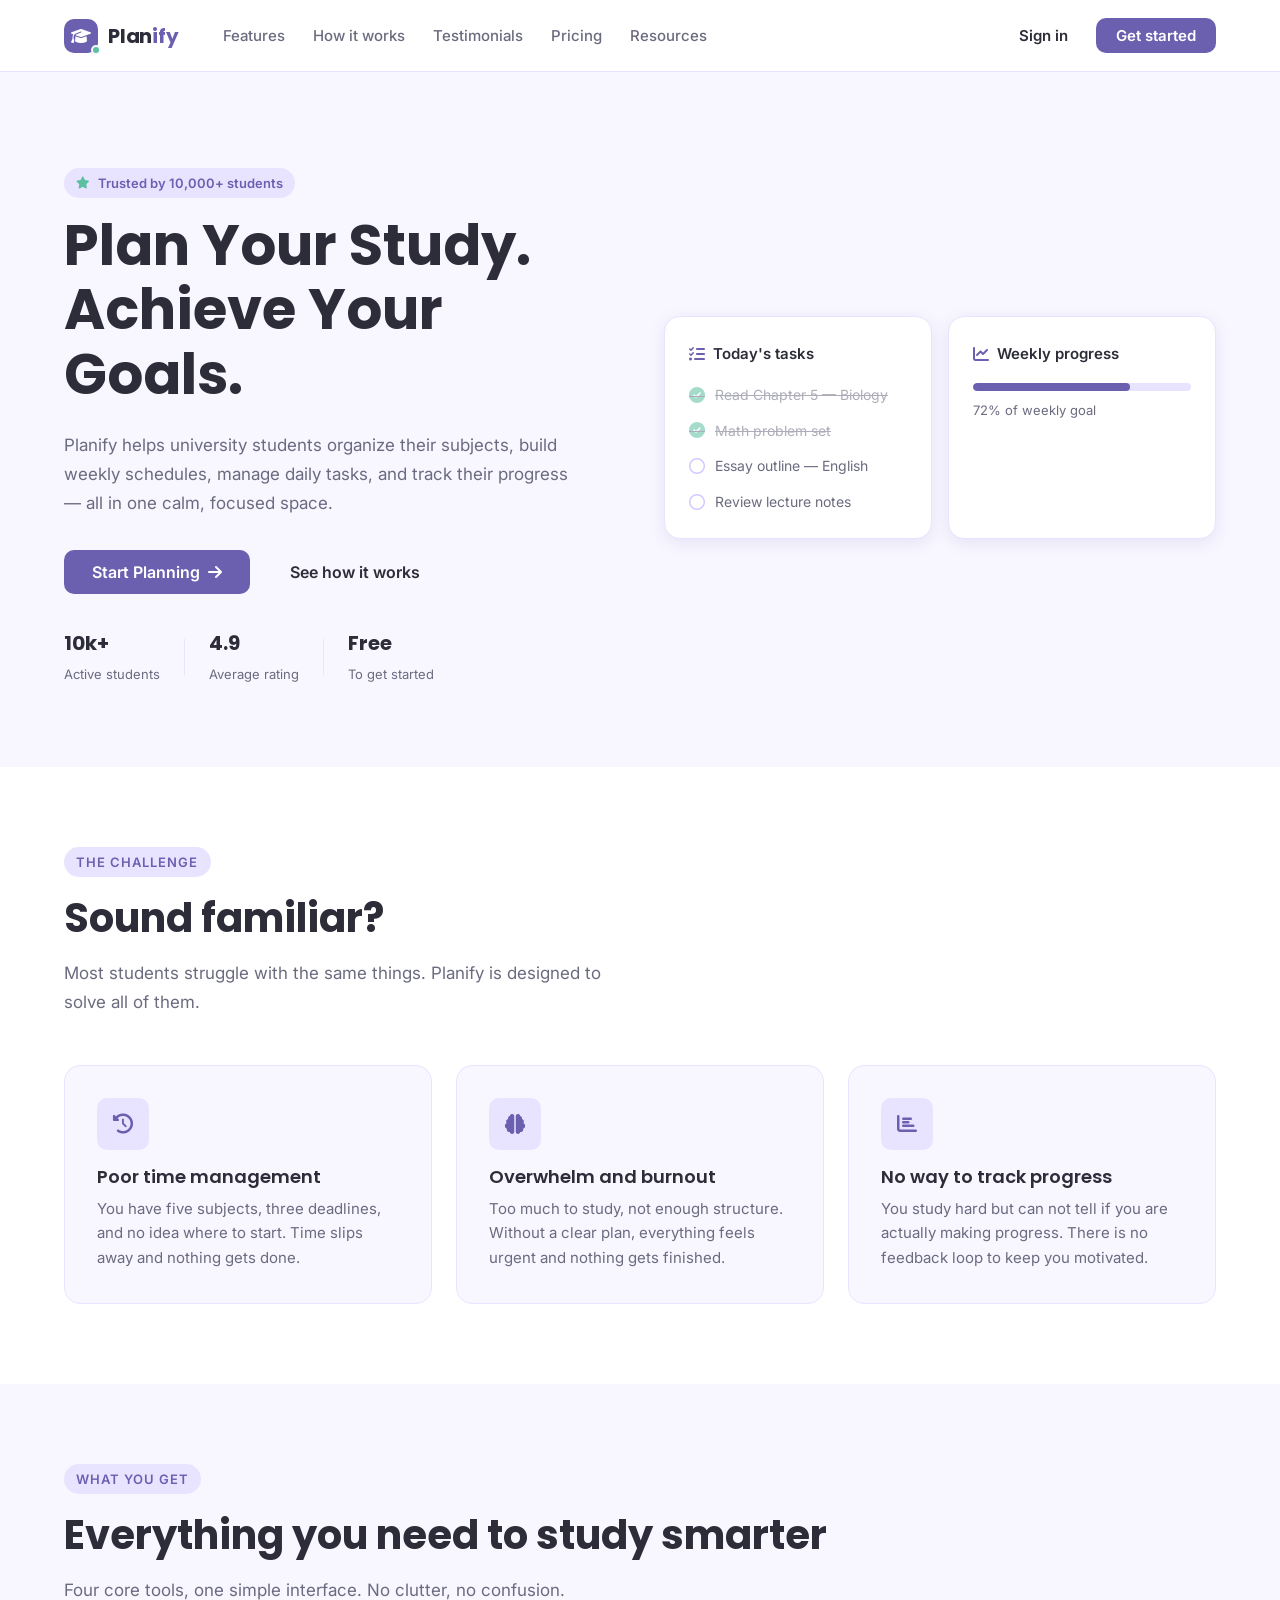
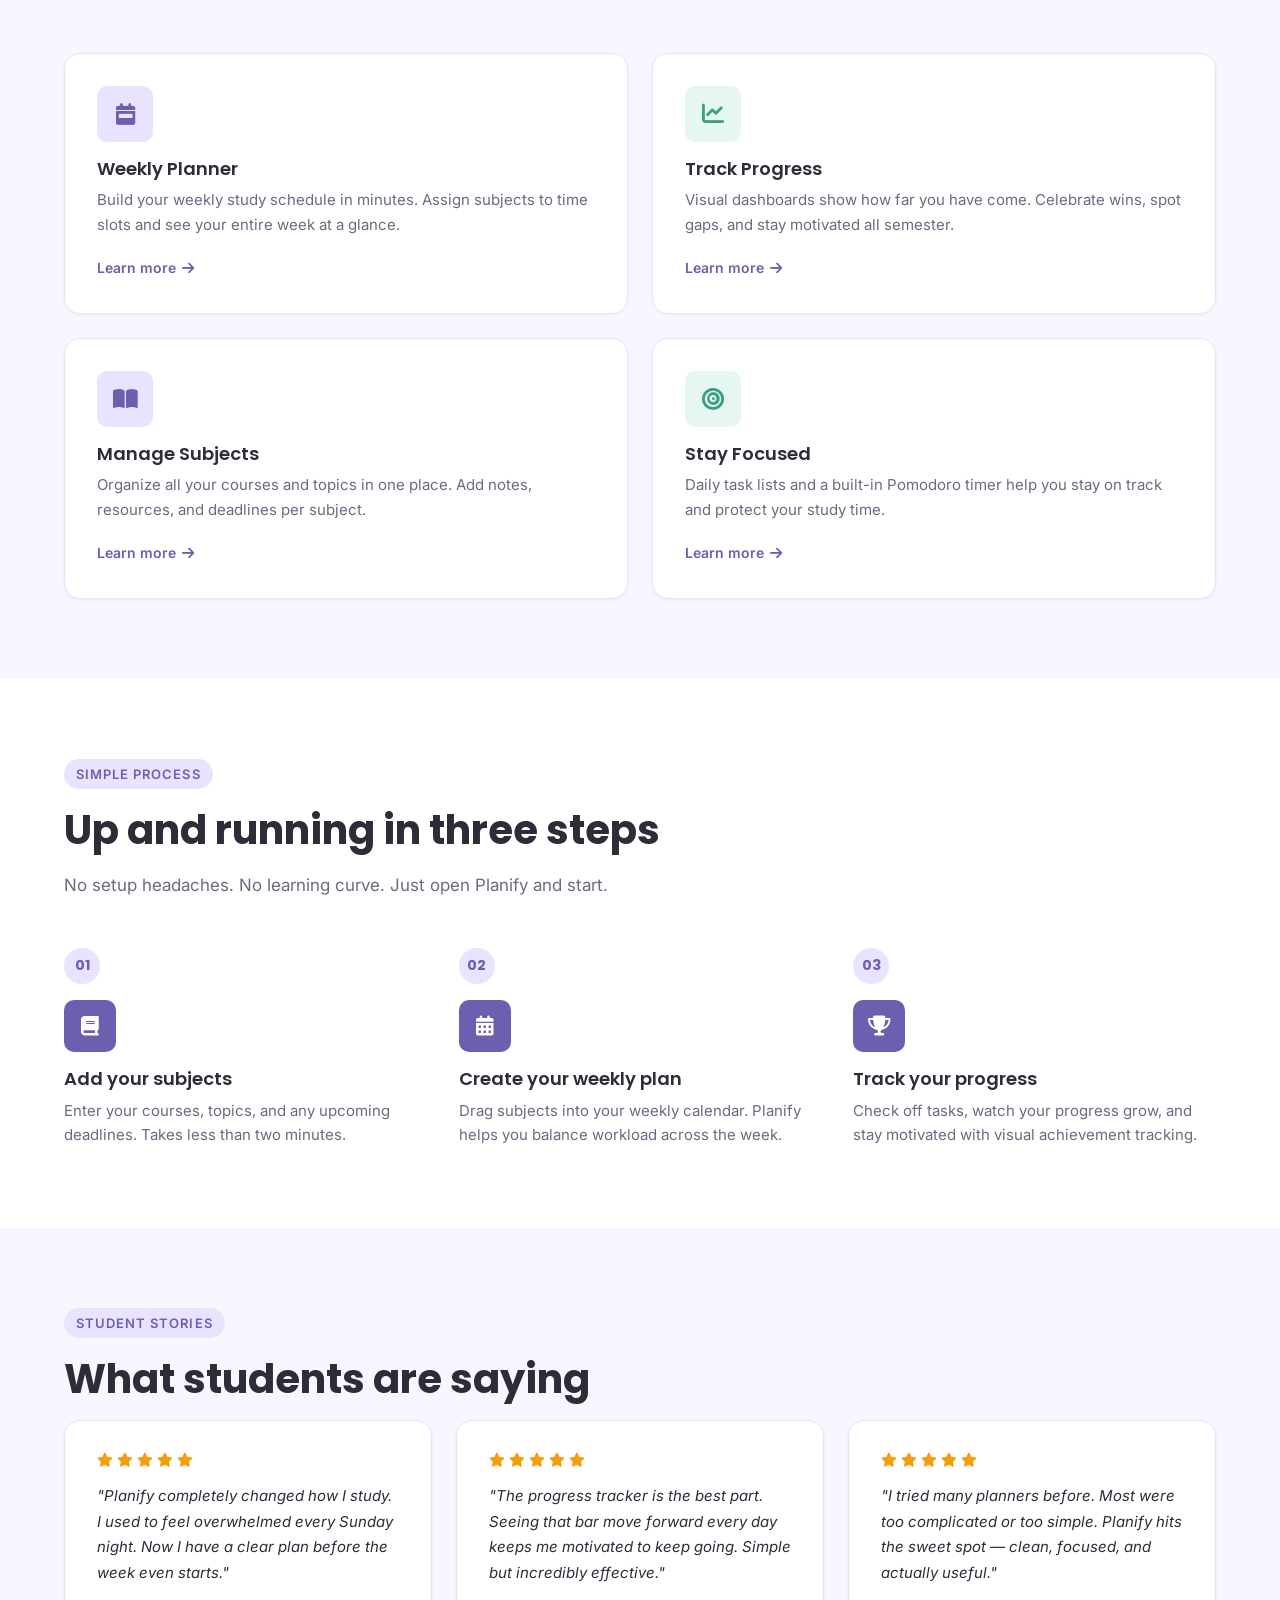
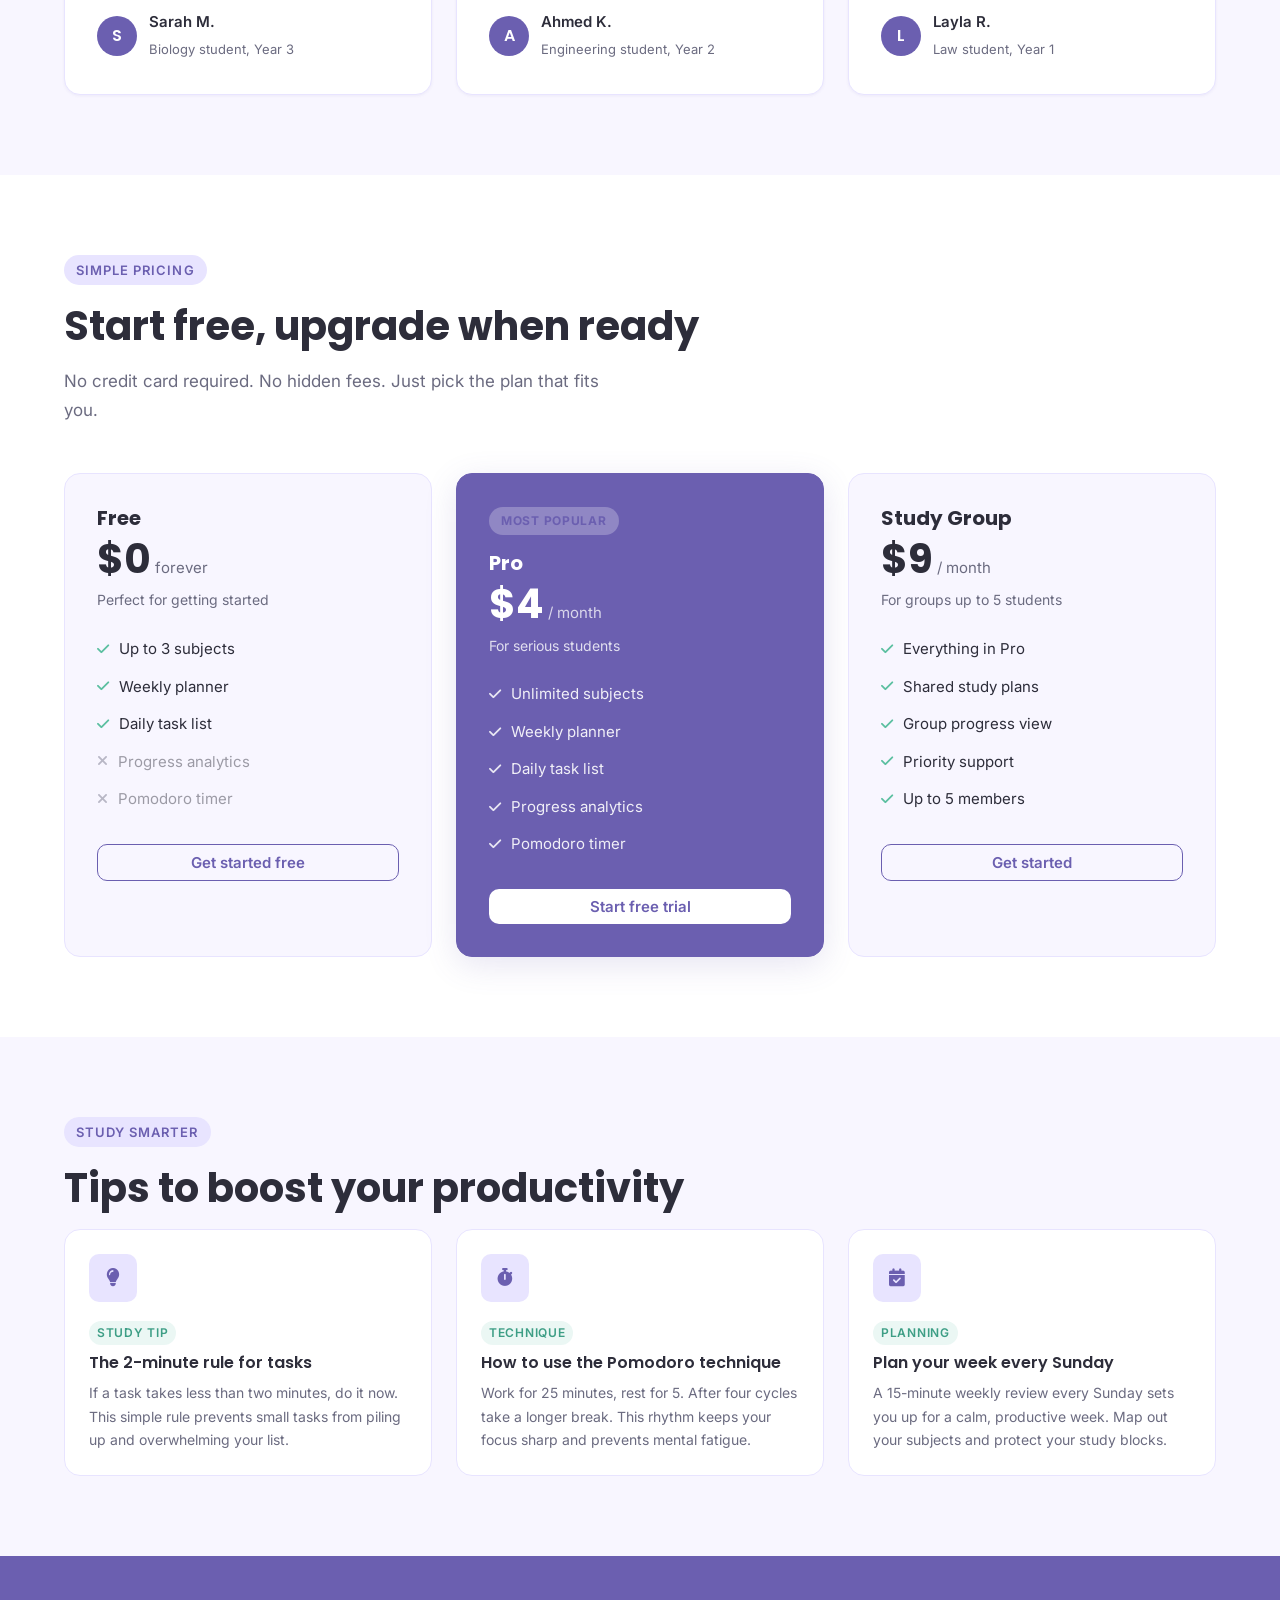
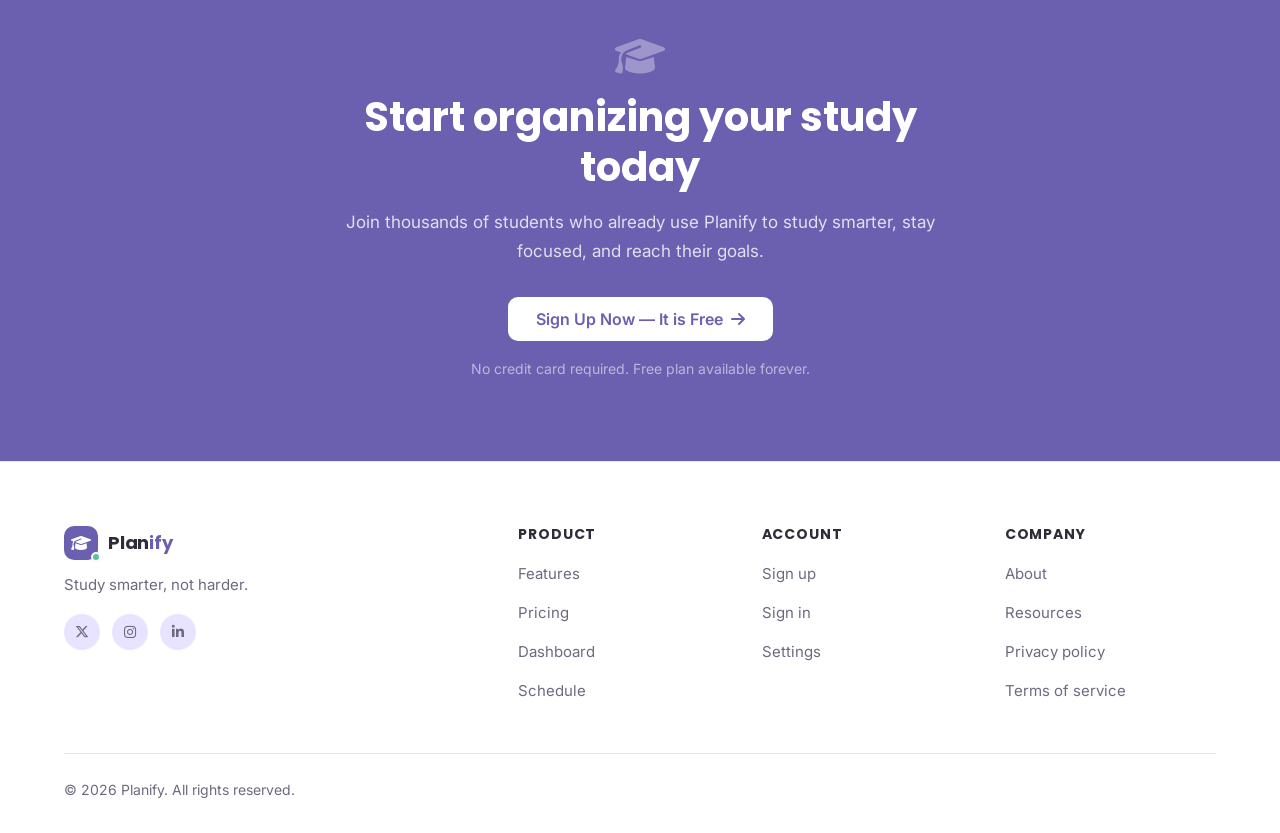
<file: index.html>
<!DOCTYPE html>
<html lang="en">
<head>
    <meta charset="UTF-8">
    <meta name="viewport" content="width=device-width, initial-scale=1.0">
    <meta name="description" content="Planify helps university students organize their study schedule, track progress, and stay focused with a simple and intuitive planner.">
    <meta name="theme-color" content="#6B5FB0">
    <title>Planify — Plan Your Study. Achieve Your Goals.</title>
    <!-- Google Fonts -->
    <link rel="preconnect" href="https://fonts.googleapis.com">
    <link rel="preconnect" href="https://fonts.gstatic.com" crossorigin>
    <link href="https://fonts.googleapis.com/css2?family=Poppins:wght@400;500;600;700&family=Inter:wght@400;500;600&display=swap" rel="stylesheet">
    <!-- Font Awesome -->
    <link rel="stylesheet" href="https://cdnjs.cloudflare.com/ajax/libs/font-awesome/6.5.1/css/all.min.css" integrity="sha512-DTOQO9RWCH3ppGqcWaEA1BIZOC6xxalwEsw9c2QQeAIftl+Vegovlnee1c9QX4TctnWMn13TZye+giMm8e2LwA==" crossorigin="anonymous" referrerpolicy="no-referrer">
    <!-- Stylesheets -->
    <link rel="stylesheet" href="assets\styles\style.css">
    <link rel="stylesheet" href="assets\styles\landing.css">
</head>
<body>
    <a class="skip-link" href="#main">Skip to main content</a>
  <!-- ======================================
      NAVBAR
  ====================================== -->
    <header class="navbar" role="banner">
        <div class="navbar-container">
            <a class="navbar-logo" href="index.html" aria-label="Planify home">
                <div class="logo-mark" aria-hidden="true">
                    <div class="logo-mark-inner">
                        <i class="fa-solid fa-graduation-cap" aria-hidden="true"></i>
                    </div>
                    <span class="logo-dot"></span>
                </div>
                <span class="logo-text">Plan<span>ify</span></span>
            </a>
            <input type="checkbox" id="nav-toggle" class="nav-toggle-input">
            <nav class="navbar-nav" id="navbar-nav" aria-label="Main navigation">
                <ul class="nav-list" role="list">
                    <li><a class="nav-link" href="#features">Features</a></li>
                    <li><a class="nav-link" href="#how-it-works">How it works</a></li>
                    <li><a class="nav-link" href="#testimonials">Testimonials</a></li>
                    <li><a class="nav-link" href="#pricing">Pricing</a></li>
                    <li><a class="nav-link" href="#resources">Resources</a></li>
                </ul>
                <div class="nav-mobile-actions">
                    <a class="btn btn-ghost" href="signin.html">Sign in</a>
                    <a class="btn btn-primary" href="signup.html">Get started</a>
                </div>
            </nav>
            <div class="navbar-actions">
                <a class="btn btn-ghost" href="signin.html">Sign in</a>
                <a class="btn btn-primary" href="signup.html">Get started</a>
            </div>
            <label class="navbar-toggle" for="nav-toggle" aria-label="Toggle navigation menu">
                <i class="fa-solid fa-bars" aria-hidden="true"></i>
            </label>
        </div>
    </header>
      <!-- ======================================
      MAIN CONTENT
      ====================================== -->
    <main id="main">
        <!--  Hero -->
        <section class="hero" id="hero" aria-labelledby="hero-heading">
            <div class="container">
                <div class="hero-content fade-up">
                    <span class="hero-badge">
                        <i class="fa-solid fa-star" aria-hidden="true"></i>
                        Trusted by 10,000+ students
                    </span>
                    <h1 class="hero-heading" id="hero-heading">
                        Plan Your Study.<br>
                        Achieve Your Goals.
                    </h1>
                    <p class="hero-description">
                        Planify helps university students organize their subjects, build weekly schedules, manage daily tasks, and track their progress — all in one calm, focused space.
                    </p>
                    <div class="hero-actions">
                        <a class="btn btn-primary btn-large" href="signup.html">
                            Start Planning
                            <i class="fa-solid fa-arrow-right" aria-hidden="true"></i>
                        </a>
                        <a class="btn btn-ghost btn-large" href="#how-it-works">
                            See how it works
                        </a>
                    </div>
                    <div class="hero-stats" aria-label="Key statistics">
                        <div class="hero-stat">
                            <strong>10k+</strong>
                            <span>Active students</span>
                        </div>
                        <div class="hero-stat-divider" aria-hidden="true"></div>
                        <div class="hero-stat">
                            <strong>4.9</strong>
                            <span>Average rating</span>
                        </div>
                        <div class="hero-stat-divider" aria-hidden="true"></div>
                        <div class="hero-stat">
                            <strong>Free</strong>
                            <span>To get started</span>
                        </div>
                    </div>
                </div>
                <div class="hero-visual fade-up" aria-hidden="true">
                    <div class="hero-image-wrapper">
                        <div class="hero-card hero-card-tasks">
                            <div class="mini-card-header">
                                <i class="fa-solid fa-list-check"></i>
                                <span>Today's tasks</span>
                            </div>
                            <ul class="mini-task-list" role="list">
                                <li class="mini-task is-done">
                                    <i class="fa-solid fa-circle-check"></i>
                                    <span>Read Chapter 5 — Biology</span>
                                </li>
                                <li class="mini-task is-done">
                                    <i class="fa-solid fa-circle-check"></i>
                                    <span>Math problem set</span>
                                </li>
                                <li class="mini-task">
                                    <i class="fa-regular fa-circle"></i>
                                    <span>Essay outline — English</span>
                                </li>
                                <li class="mini-task">
                                    <i class="fa-regular fa-circle"></i>
                                    <span>Review lecture notes</span>
                                </li>
                            </ul>
                        </div>
                        <div class="hero-card hero-card-progress">
                            <div class="mini-card-header">
                                <i class="fa-solid fa-chart-line"></i>
                                <span>Weekly progress</span>
                            </div>
                            <div class="mini-progress-bar" role="progressbar" aria-valuenow="72" aria-valuemin="0" aria-valuemax="100" aria-label="Weekly progress 72%">
                                <div class="mini-progress-fill" style="width: 72%"></div>
                            </div>
                            <p class="mini-progress-label">72% of weekly goal</p>
                        </div>
                    </div>
                </div>
            </div>
        </section>
        <!-- Problem -->
        <section class="problem" id="problem" aria-labelledby="problem-heading">
            <div class="container">
                <div class="section-label fade-up">The challenge</div>
                <h2 class="section-heading fade-up" id="problem-heading">
                    Sound familiar?
                </h2>
                <p class="section-description fade-up">
                    Most students struggle with the same things. Planify is designed to solve all of them.
                </p>
                <div class="problem-grid">
                    <article class="problem-card fade-up" aria-labelledby="problem-1">
                        <div class="problem-icon" aria-hidden="true">
                            <i class="fa-solid fa-clock-rotate-left"></i>
                        </div>
                        <h3 class="problem-title" id="problem-1">Poor time management</h3>
                        <p class="problem-text">
                            You have five subjects, three deadlines, and no idea where to start. Time slips away and nothing gets done.
                        </p>
                    </article>
                    <article class="problem-card fade-up" aria-labelledby="problem-2">
                        <div class="problem-icon" aria-hidden="true">
                            <i class="fa-solid fa-brain"></i>
                        </div>
                        <h3 class="problem-title" id="problem-2">Overwhelm and burnout</h3>
                        <p class="problem-text">
                            Too much to study, not enough structure. Without a clear plan, everything feels urgent and nothing gets finished.
                        </p>
                    </article>
                    <article class="problem-card fade-up" aria-labelledby="problem-3">
                        <div class="problem-icon" aria-hidden="true">
                            <i class="fa-solid fa-chart-bar"></i>
                        </div>
                        <h3 class="problem-title" id="problem-3">No way to track progress</h3>
                        <p class="problem-text">
                            You study hard but can not tell if you are actually making progress. There is no feedback loop to keep you motivated.
                        </p>
                    </article>
                </div>
            </div>
        </section>
        <!-- Features-->
        <section class="features" id="features" aria-labelledby="features-heading">
            <div class="container">
                <div class="section-label fade-up">What you get</div>
                <h2 class="section-heading fade-up" id="features-heading">
                    Everything you need to study smarter
                </h2>
                <p class="section-description fade-up">
                    Four core tools, one simple interface. No clutter, no confusion.
                </p>
                <div class="features-grid">
                    <article class="feature-card fade-up" aria-labelledby="feature-1">
                        <div class="feature-card-icon" aria-hidden="true">
                            <i class="fa-solid fa-calendar-week"></i>
                        </div>
                        <h3 class="feature-card-title" id="feature-1">Weekly Planner</h3>
                        <p class="feature-card-text">
                            Build your weekly study schedule in minutes. Assign subjects to time slots and see your entire week at a glance.
                        </p>
                        <a class="feature-card-link" href="schedule.html" aria-label="Learn more about Weekly Planner">
                            Learn more <i class="fa-solid fa-arrow-right" aria-hidden="true"></i>
                        </a>
                    </article>
                    <article class="feature-card fade-up" aria-labelledby="feature-2">
                        <div class="feature-card-icon feature-card-icon-accent" aria-hidden="true">
                            <i class="fa-solid fa-chart-line"></i>
                        </div>
                        <h3 class="feature-card-title" id="feature-2">Track Progress</h3>
                        <p class="feature-card-text">
                            Visual dashboards show how far you have come. Celebrate wins, spot gaps, and stay motivated all semester.
                        </p>
                        <a class="feature-card-link" href="progress.html" aria-label="Learn more about Track Progress">
                            Learn more <i class="fa-solid fa-arrow-right" aria-hidden="true"></i>
                        </a>
                    </article>
                    <article class="feature-card fade-up" aria-labelledby="feature-3">
                        <div class="feature-card-icon" aria-hidden="true">
                            <i class="fa-solid fa-book-open"></i>
                        </div>
                        <h3 class="feature-card-title" id="feature-3">Manage Subjects</h3>
                        <p class="feature-card-text">
                            Organize all your courses and topics in one place. Add notes, resources, and deadlines per subject.
                        </p>
                        <a class="feature-card-link" href="subjects.html" aria-label="Learn more about Manage Subjects">
                            Learn more <i class="fa-solid fa-arrow-right" aria-hidden="true"></i>
                        </a>
                    </article>
                    <article class="feature-card fade-up" aria-labelledby="feature-4">
                        <div class="feature-card-icon feature-card-icon-accent" aria-hidden="true">
                            <i class="fa-solid fa-bullseye"></i>
                        </div>
                        <h3 class="feature-card-title" id="feature-4">Stay Focused</h3>
                        <p class="feature-card-text">
                            Daily task lists and a built-in Pomodoro timer help you stay on track and protect your study time.
                        </p>
                        <a class="feature-card-link" href="tasks.html" aria-label="Learn more about Stay Focused">
                            Learn more <i class="fa-solid fa-arrow-right" aria-hidden="true"></i>
                        </a>
                    </article>
                </div>
            </div>
        </section>
        <!--  How it works -->
        <section class="how-it-works" id="how-it-works" aria-labelledby="how-heading">
            <div class="container">
                <div class="section-label fade-up">Simple process</div>
                <h2 class="section-heading fade-up" id="how-heading">
                    Up and running in three steps
                </h2>
                <p class="section-description fade-up">
                    No setup headaches. No learning curve. Just open Planify and start.
                </p>
                <ol class="steps-list" role="list">
                    <li class="step-item fade-up">
                        <div class="step-number" aria-hidden="true">01</div>
                        <div class="step-icon" aria-hidden="true">
                            <i class="fa-solid fa-book"></i>
                        </div>
                        <div class="step-content">
                            <h3 class="step-title">Add your subjects</h3>
                            <p class="step-text">Enter your courses, topics, and any upcoming deadlines. Takes less than two minutes.</p>
                        </div>
                    </li>
                    <li class="step-item fade-up">
                        <div class="step-number" aria-hidden="true">02</div>
                        <div class="step-icon" aria-hidden="true">
                            <i class="fa-solid fa-calendar-days"></i>
                        </div>
                        <div class="step-content">
                            <h3 class="step-title">Create your weekly plan</h3>
                            <p class="step-text">Drag subjects into your weekly calendar. Planify helps you balance workload across the week.</p>
                        </div>
                    </li>
                    <li class="step-item fade-up">
                        <div class="step-number" aria-hidden="true">03</div>
                        <div class="step-icon" aria-hidden="true">
                            <i class="fa-solid fa-trophy"></i>
                        </div>
                        <div class="step-content">
                            <h3 class="step-title">Track your progress</h3>
                            <p class="step-text">Check off tasks, watch your progress grow, and stay motivated with visual achievement tracking.</p>
                        </div>
                    </li>
                </ol>
            </div>
        </section>
        <!--  Testimonials  -->
        <section class="testimonials" id="testimonials" aria-labelledby="testimonials-heading">
            <div class="container">
                <div class="section-label fade-up">Student stories</div>
                <h2 class="section-heading fade-up" id="testimonials-heading">
                    What students are saying
                </h2>
                <div class="testimonials-grid">
                    <article class="testimonial-card fade-up" aria-labelledby="testimonial-1">
                        <div class="testimonial-rating" aria-label="5 out of 5 stars">
                            <i class="fa-solid fa-star" aria-hidden="true"></i>
                            <i class="fa-solid fa-star" aria-hidden="true"></i>
                            <i class="fa-solid fa-star" aria-hidden="true"></i>
                            <i class="fa-solid fa-star" aria-hidden="true"></i>
                            <i class="fa-solid fa-star" aria-hidden="true"></i>
                        </div>
                        <blockquote class="testimonial-quote" id="testimonial-1">
                            "Planify completely changed how I study. I used to feel overwhelmed every Sunday night. Now I have a clear plan before the week even starts."
                        </blockquote>
                        <footer class="testimonial-author">
                            <div class="testimonial-avatar" aria-hidden="true">S</div>
                            <div class="testimonial-info">
                                <cite class="testimonial-name">Sarah M.</cite>
                                <span class="testimonial-role">Biology student, Year 3</span>
                            </div>
                        </footer>
                    </article>
                    <article class="testimonial-card fade-up" aria-labelledby="testimonial-2">
                        <div class="testimonial-rating" aria-label="5 out of 5 stars">
                            <i class="fa-solid fa-star" aria-hidden="true"></i>
                            <i class="fa-solid fa-star" aria-hidden="true"></i>
                            <i class="fa-solid fa-star" aria-hidden="true"></i>
                            <i class="fa-solid fa-star" aria-hidden="true"></i>
                            <i class="fa-solid fa-star" aria-hidden="true"></i>
                        </div>
                        <blockquote class="testimonial-quote" id="testimonial-2">
                            "The progress tracker is the best part. Seeing that bar move forward every day keeps me motivated to keep going. Simple but incredibly effective."
                        </blockquote>
                        <footer class="testimonial-author">
                            <div class="testimonial-avatar" aria-hidden="true">A</div>
                            <div class="testimonial-info">
                                <cite class="testimonial-name">Ahmed K.</cite>
                                <span class="testimonial-role">Engineering student, Year 2</span>
                            </div>
                        </footer>
                    </article>
                    <article class="testimonial-card fade-up" aria-labelledby="testimonial-3">
                        <div class="testimonial-rating" aria-label="5 out of 5 stars">
                            <i class="fa-solid fa-star" aria-hidden="true"></i>
                            <i class="fa-solid fa-star" aria-hidden="true"></i>
                            <i class="fa-solid fa-star" aria-hidden="true"></i>
                            <i class="fa-solid fa-star" aria-hidden="true"></i>
                            <i class="fa-solid fa-star" aria-hidden="true"></i>
                        </div>
                        <blockquote class="testimonial-quote" id="testimonial-3">
                            "I tried many planners before. Most were too complicated or too simple. Planify hits the sweet spot — clean, focused, and actually useful."
                        </blockquote>
                        <footer class="testimonial-author">
                            <div class="testimonial-avatar" aria-hidden="true">L</div>
                            <div class="testimonial-info">
                                <cite class="testimonial-name">Layla R.</cite>
                                <span class="testimonial-role">Law student, Year 1</span>
                            </div>
                        </footer>
                    </article>
                </div>
            </div>
        </section>
        <!-- Pricing  -->
        <section class="pricing" id="pricing" aria-labelledby="pricing-heading">
            <div class="container">

                <div class="section-label fade-up">Simple pricing</div>
                <h2 class="section-heading fade-up" id="pricing-heading">
                    Start free, upgrade when ready
                </h2>
                <p class="section-description fade-up">
                    No credit card required. No hidden fees. Just pick the plan that fits you.
                </p>
                <div class="pricing-grid">
                    <article class="pricing-card fade-up" aria-labelledby="plan-free">
                        <div class="pricing-card-header">
                            <h3 class="pricing-plan-name" id="plan-free">Free</h3>
                            <div class="pricing-price">
                                <span class="pricing-amount">$0</span>
                                <span class="pricing-period">forever</span>
                            </div>
                            <p class="pricing-tagline">Perfect for getting started</p>
                        </div>
                        <ul class="pricing-features" role="list">
                            <li><i class="fa-solid fa-check" aria-hidden="true"></i>Up to 3 subjects</li>
                            <li><i class="fa-solid fa-check" aria-hidden="true"></i>Weekly planner</li>
                            <li><i class="fa-solid fa-check" aria-hidden="true"></i>Daily task list</li>
                            <li class="is-disabled"><i class="fa-solid fa-xmark" aria-hidden="true"></i>Progress analytics</li>
                            <li class="is-disabled"><i class="fa-solid fa-xmark" aria-hidden="true"></i>Pomodoro timer</li>
                        </ul>
                        <a class="btn btn-outline btn-full" href="signup.html">Get started free</a>
                    </article>
                    <article class="pricing-card pricing-card-featured fade-up" aria-labelledby="plan-pro" aria-label="Recommended plan">
                        <div class="pricing-badge">Most popular</div>
                        <div class="pricing-card-header">
                            <h3 class="pricing-plan-name" id="plan-pro">Pro</h3>
                            <div class="pricing-price">
                                <span class="pricing-amount">$4</span>
                                <span class="pricing-period">/ month</span>
                            </div>
                            <p class="pricing-tagline">For serious students</p>
                        </div>
                        <ul class="pricing-features" role="list">
                            <li><i class="fa-solid fa-check" aria-hidden="true"></i>Unlimited subjects</li>
                            <li><i class="fa-solid fa-check" aria-hidden="true"></i>Weekly planner</li>
                            <li><i class="fa-solid fa-check" aria-hidden="true"></i>Daily task list</li>
                            <li><i class="fa-solid fa-check" aria-hidden="true"></i>Progress analytics</li>
                            <li><i class="fa-solid fa-check" aria-hidden="true"></i>Pomodoro timer</li>
                        </ul>
                        <a class="btn btn-white btn-full" href="signup.html">Start free trial</a>
                    </article>
                    <article class="pricing-card fade-up" aria-labelledby="plan-team">
                        <div class="pricing-card-header">
                            <h3 class="pricing-plan-name" id="plan-team">Study Group</h3>
                            <div class="pricing-price">
                                <span class="pricing-amount">$9</span>
                                <span class="pricing-period">/ month</span>
                            </div>
                            <p class="pricing-tagline">For groups up to 5 students</p>
                        </div>
                        <ul class="pricing-features" role="list">
                            <li><i class="fa-solid fa-check" aria-hidden="true"></i>Everything in Pro</li>
                            <li><i class="fa-solid fa-check" aria-hidden="true"></i>Shared study plans</li>
                            <li><i class="fa-solid fa-check" aria-hidden="true"></i>Group progress view</li>
                            <li><i class="fa-solid fa-check" aria-hidden="true"></i>Priority support</li>
                            <li><i class="fa-solid fa-check" aria-hidden="true"></i>Up to 5 members</li>
                        </ul>
                        <a class="btn btn-outline btn-full" href="signup.html">Get started</a>
                    </article>
                </div>
            </div>
        </section>
        <!-- Resources  -->
        <section class="resources" id="resources" aria-labelledby="resources-heading">
            <div class="container">
                <div class="section-label fade-up">Study smarter</div>
                <h2 class="section-heading fade-up" id="resources-heading">
                    Tips to boost your productivity
                </h2>
                <div class="resources-grid">
                    <article class="resource-card fade-up" aria-labelledby="resource-1">
                        <div class="resource-card-icon" aria-hidden="true">
                            <i class="fa-solid fa-lightbulb"></i>
                        </div>
                        <div class="resource-card-content">
                            <span class="resource-tag">Study tip</span>
                            <h3 class="resource-card-title" id="resource-1">The 2-minute rule for tasks</h3>
                            <p class="resource-card-text">If a task takes less than two minutes, do it now. This simple rule prevents small tasks from piling up and overwhelming your list.</p>
                        </div>
                    </article>
                    <article class="resource-card fade-up" aria-labelledby="resource-2">
                        <div class="resource-card-icon" aria-hidden="true">
                            <i class="fa-solid fa-stopwatch"></i>
                        </div>
                        <div class="resource-card-content">
                            <span class="resource-tag">Technique</span>
                            <h3 class="resource-card-title" id="resource-2">How to use the Pomodoro technique</h3>
                            <p class="resource-card-text">Work for 25 minutes, rest for 5. After four cycles take a longer break. This rhythm keeps your focus sharp and prevents mental fatigue.</p>
                        </div>
                    </article>
                    <article class="resource-card fade-up" aria-labelledby="resource-3">
                        <div class="resource-card-icon" aria-hidden="true">
                            <i class="fa-solid fa-calendar-check"></i>
                        </div>
                        <div class="resource-card-content">
                            <span class="resource-tag">Planning</span>
                            <h3 class="resource-card-title" id="resource-3">Plan your week every Sunday</h3>
                            <p class="resource-card-text">A 15-minute weekly review every Sunday sets you up for a calm, productive week. Map out your subjects and protect your study blocks.</p>
                        </div>
                    </article>
                </div>
            </div>
        </section>
        <!-- CTA -->
        <section class="final-cta" id="final-cta" aria-labelledby="cta-heading">
            <div class="container">
                <div class="final-cta-content fade-up">
                    <i class="fa-solid fa-graduation-cap final-cta-icon" aria-hidden="true"></i>
                    <h2 class="final-cta-heading" id="cta-heading">
                        Start organizing your study today
                    </h2>
                    <p class="final-cta-description">
                        Join thousands of students who already use Planify to study smarter, stay focused, and reach their goals.
                    </p>
                    <a class="btn btn-white btn-large" href="signup.html">
                        Sign Up Now — It is Free
                        <i class="fa-solid fa-arrow-right" aria-hidden="true"></i>
                    </a>
                    <p class="final-cta-note">No credit card required. Free plan available forever.</p>
                </div>
            </div>
        </section>
    </main>
      <!-- ======================================
      FOOTER
      ====================================== -->
    <footer class="footer" role="contentinfo">
        <div class="container">
            <div class="footer-grid">
                <div class="footer-brand">
                    <a class="footer-logo" href="index.html" aria-label="Planify home">
                        <div class="logo-mark" aria-hidden="true">
                            <div class="logo-mark-inner">
                                <i class="fa-solid fa-graduation-cap" aria-hidden="true"></i>
                            </div>
                            <span class="logo-dot"></span>
                        </div>
                        <span class="logo-text">Plan<span>ify</span></span>
                    </a>
                    <p class="footer-tagline">Study smarter, not harder.</p>
                    <div class="footer-social" aria-label="Social media links">
                        <a href="#" aria-label="Planify on Twitter" class="footer-social-link">
                            <i class="fa-brands fa-x-twitter" aria-hidden="true"></i>
                        </a>
                        <a href="#" aria-label="Planify on Instagram" class="footer-social-link">
                            <i class="fa-brands fa-instagram" aria-hidden="true"></i>
                        </a>
                        <a href="#" aria-label="Planify on LinkedIn" class="footer-social-link">
                            <i class="fa-brands fa-linkedin-in" aria-hidden="true"></i>
                        </a>
                    </div>
                </div>
                <nav class="footer-nav" aria-label="Product links">
                    <h4 class="footer-nav-title">Product</h4>
                    <ul role="list">
                        <li><a href="#features">Features</a></li>
                        <li><a href="#pricing">Pricing</a></li>
                        <li><a href="dashboard.html">Dashboard</a></li>
                        <li><a href="schedule.html">Schedule</a></li>
                    </ul>
                </nav>
                <nav class="footer-nav" aria-label="Account links">
                    <h4 class="footer-nav-title">Account</h4>
                    <ul role="list">
                        <li><a href="signup.html">Sign up</a></li>
                        <li><a href="signin.html">Sign in</a></li>
                        <li><a href="#">Settings</a></li>
                    </ul>
                </nav>
                <nav class="footer-nav" aria-label="Company links">
                    <h4 class="footer-nav-title">Company</h4>
                    <ul role="list">
                        <li><a href="#">About</a></li>
                        <li><a href="#resources">Resources</a></li>
                        <li><a href="#">Privacy policy</a></li>
                        <li><a href="#">Terms of service</a></li>
                    </ul>
                </nav>
            </div>
            <div class="footer-bottom">
                <p>&copy; 2026 Planify. All rights reserved.</p>
            </div>
        </div>
    </footer>
    <!-- JS -->
    <script src="assets\js\animations.js"></script>
    <script src="assets\js\main.js"></script>
</body>
</html>
</file>
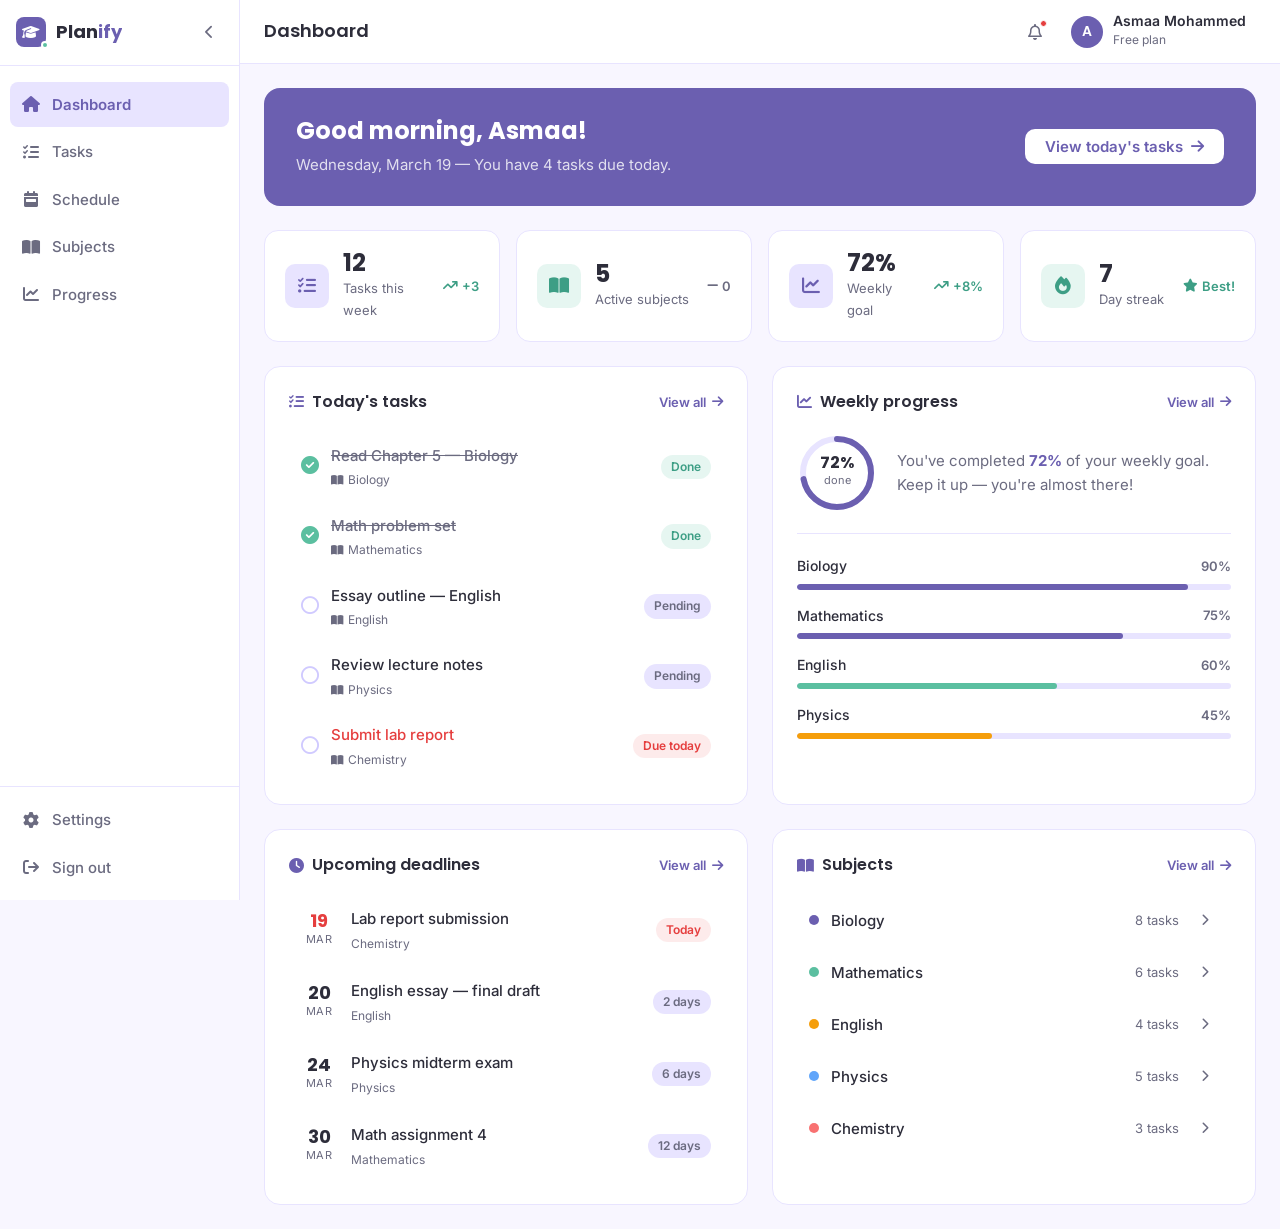
<file: dashboard.html>
<!DOCTYPE html>
<html lang="en">
<head>
    <meta charset="UTF-8">
    <meta name="viewport" content="width=device-width, initial-scale=1.0">
    <meta name="description" content="Your Planify dashboard — overview of tasks, progress, subjects and upcoming deadlines.">
    <meta name="theme-color" content="#6B5FB0">
    <title>Dashboard — Planify</title>
    <!-- Google Fonts -->
    <link rel="preconnect" href="https://fonts.googleapis.com">
    <link rel="preconnect" href="https://fonts.gstatic.com" crossorigin>
    <link href="https://fonts.googleapis.com/css2?family=Poppins:wght@400;500;600;700&family=Inter:wght@400;500;600&display=swap" rel="stylesheet">
    <!-- Font Awesome -->
    <link rel="stylesheet" href="https://cdnjs.cloudflare.com/ajax/libs/font-awesome/6.5.1/css/all.min.css" integrity="sha512-DTOQO9RWCH3ppGqcWaEA1BIZOC6xxalwEsw9c2QQeAIftl+Vegovlnee1c9QX4TctnWMn13TZye+giMm8e2LwA==" crossorigin="anonymous" referrerpolicy="no-referrer">
    <!-- Stylesheets -->
    <link rel="stylesheet" href="assets\styles\style.css">
    <link rel="stylesheet" href="assets\styles\app.css">
    <link rel="stylesheet" href="assets\styles\dashboard.css">
</head>

<body class="app-body">
    <a class="skip-link" href="#main">Skip to main content</a>
    <!-- App layout wrapper  -->
    <div class="app-layout">
        <!-- Sidebar -->
        <aside class="sidebar" id="sidebar" aria-label="Main navigation">
            <div class="sidebar-header">
                <a class="sidebar-logo" href="index.html" aria-label="Planify home">
                    <div class="logo-mark">
                        <div class="logo-mark-inner">
                            <i class="fa-solid fa-graduation-cap" aria-hidden="true"></i>
                        </div>
                        <span class="logo-dot"></span>
                    </div>
                    <span class="logo-text">Plan<span>ify</span></span>
                </a>
                <button class="sidebar-collapse-btn" id="js-sidebar-collapse" aria-label="Collapse sidebar">
                    <i class="fa-solid fa-chevron-left" aria-hidden="true"></i>
                </button>
                <button class="sidebar-close js-sidebar-close" id="js-sidebar-close" aria-label="Close navigation">
                    <i class="fa-solid fa-xmark" aria-hidden="true"></i>
                </button>
            </div>
            <nav class="sidebar-nav" aria-label="App navigation">
                <ul class="sidebar-nav-list" role="list">
                    <li>
                        <a class="sidebar-nav-link is-active" href="dashboard.html" aria-current="page">
                            <i class="fa-solid fa-house" aria-hidden="true"></i>
                            <span>Dashboard</span>
                        </a>
                    </li>
                    <li>
                        <a class="sidebar-nav-link" href="tasks.html">
                            <i class="fa-solid fa-list-check" aria-hidden="true"></i>
                            <span>Tasks</span>
                        </a>
                    </li>
                    <li>
                        <a class="sidebar-nav-link" href="schedule.html">
                            <i class="fa-solid fa-calendar-week" aria-hidden="true"></i>
                            <span>Schedule</span>
                        </a>
                    </li>
                    <li>
                        <a class="sidebar-nav-link" href="subjects.html">
                            <i class="fa-solid fa-book-open" aria-hidden="true"></i>
                            <span>Subjects</span>
                        </a>
                    </li>
                    <li>
                        <a class="sidebar-nav-link" href="progress.html">
                            <i class="fa-solid fa-chart-line" aria-hidden="true"></i>
                            <span>Progress</span>
                        </a>
                    </li>
                </ul>
            </nav>
            <div class="sidebar-footer">
                <ul class="sidebar-footer-list" role="list">
                    <li>
                        <a class="sidebar-nav-link" href="settings.html">
                            <i class="fa-solid fa-gear" aria-hidden="true"></i>
                            <span>Settings</span>
                        </a>
                    </li>
                    <li>
                        <a class="sidebar-nav-link sidebar-nav-link-danger" href="index.html">
                            <i class="fa-solid fa-arrow-right-from-bracket" aria-hidden="true"></i>
                            <span>Sign out</span>
                        </a>
                    </li>
                </ul>
            </div>
        </aside>
        <!--  Sidebar overlay — mobile  -->
        <div class="sidebar-overlay js-sidebar-overlay" id="js-sidebar-overlay" aria-hidden="true"></div>
        <div class="app-main">
            <!--  Top navbar -->
            <header class="app-navbar" role="banner">
                <div class="app-navbar-left">
                    <button class="app-navbar-toggle js-sidebar-open" id="js-sidebar-open" aria-label="Open navigation menu" aria-expanded="false" aria-controls="sidebar">
                        <i class="fa-solid fa-bars" aria-hidden="true"></i>
                    </button>
                    <div class="app-navbar-page-title">
                        <h1>Dashboard</h1>
                    </div>
                </div>

                <div class="app-navbar-right">
                    <button class="app-navbar-icon-btn" aria-label="Notifications">
                        <i class="fa-regular fa-bell" aria-hidden="true"></i>
                        <span class="notification-dot" aria-hidden="true"></span>
                    </button>

                    <div class="app-navbar-user">
                        <div class="user-avatar" aria-hidden="true">A</div>
                        <div class="user-info">
                            <span class="user-name">Asmaa Mohammed</span>
                            <span class="user-plan">Free plan</span>
                        </div>
                    </div>

                </div>
            </header>

            <!-- Main content  -->
            <main class="app-content" id="main">
                <div class="app-content-inner">
                    <section class="welcome-card" aria-labelledby="welcome-heading">
                        <div class="welcome-card-text">
                            <h2 class="welcome-card-heading" id="welcome-heading">
                                Good morning, Asmaa! 
                            </h2>
                            <p class="welcome-card-sub">
                                Wednesday, March 19 — You have 4 tasks due today.
                            </p>
                        </div>
                        <a class="btn btn-white" href="tasks.html">
                            View today's tasks
                            <i class="fa-solid fa-arrow-right" aria-hidden="true"></i>
                        </a>
                    </section>

                    <!-- Quick stats -->
                    <section aria-labelledby="stats-heading">
                        <h2 class="sr-only" id="stats-heading">Quick statistics</h2>
                        <div class="stats-grid">
                            <article class="stat-card" aria-labelledby="stat-tasks">
                                <div class="stat-card-icon stat-card-icon-primary" aria-hidden="true">
                                    <i class="fa-solid fa-list-check"></i>
                                </div>
                                <div class="stat-card-body">
                                    <span class="stat-card-value">12</span>
                                    <span class="stat-card-label" id="stat-tasks">Tasks this week</span>
                                </div>
                                <div class="stat-card-trend stat-card-trend-up" aria-label="Up from last week">
                                    <i class="fa-solid fa-arrow-trend-up" aria-hidden="true"></i>
                                    +3
                                </div>
                            </article>

                            <article class="stat-card" aria-labelledby="stat-subjects">
                                <div class="stat-card-icon stat-card-icon-accent" aria-hidden="true">
                                    <i class="fa-solid fa-book-open"></i>
                                </div>
                                <div class="stat-card-body">
                                    <span class="stat-card-value">5</span>
                                    <span class="stat-card-label" id="stat-subjects">Active subjects</span>
                                </div>
                                <div class="stat-card-trend stat-card-trend-neutral" aria-label="No change">
                                    <i class="fa-solid fa-minus" aria-hidden="true"></i>
                                    0
                                </div>
                            </article>

                            <article class="stat-card" aria-labelledby="stat-progress">
                                <div class="stat-card-icon stat-card-icon-primary" aria-hidden="true">
                                    <i class="fa-solid fa-chart-line"></i>
                                </div>
                                <div class="stat-card-body">
                                    <span class="stat-card-value">72%</span>
                                    <span class="stat-card-label" id="stat-progress">Weekly goal</span>
                                </div>
                                <div class="stat-card-trend stat-card-trend-up" aria-label="Up from last week">
                                    <i class="fa-solid fa-arrow-trend-up" aria-hidden="true"></i>
                                    +8%
                                </div>
                            </article>

                            <article class="stat-card" aria-labelledby="stat-streak">
                                <div class="stat-card-icon stat-card-icon-accent" aria-hidden="true">
                                    <i class="fa-solid fa-fire"></i>
                                </div>
                                <div class="stat-card-body">
                                    <span class="stat-card-value">7</span>
                                    <span class="stat-card-label" id="stat-streak">Day streak</span>
                                </div>
                                <div class="stat-card-trend stat-card-trend-up" aria-label="Personal best">
                                    <i class="fa-solid fa-star" aria-hidden="true"></i>
                                    Best!
                                </div>
                            </article>

                        </div>
                    </section>

                    <!-- Middle row — tasks + progress -->
                    <div class="dashboard-row">
                        <!-- Today's tasks -->
                        <section class="dashboard-card" aria-labelledby="tasks-heading">
                            <div class="dashboard-card-header">
                                <h2 class="dashboard-card-title" id="tasks-heading">
                                    <i class="fa-solid fa-list-check" aria-hidden="true"></i>
                                    Today's tasks
                                </h2>
                                <a class="dashboard-card-link" href="tasks.html" aria-label="View all tasks">
                                    View all
                                    <i class="fa-solid fa-arrow-right" aria-hidden="true"></i>
                                </a>
                            </div>

                            <ul class="task-list" role="list">
                                <li class="task-item is-done">
                                    <div class="task-check" aria-hidden="true">
                                        <i class="fa-solid fa-circle-check"></i>
                                    </div>
                                    <div class="task-body">
                                        <span class="task-title">Read Chapter 5 — Biology</span>
                                        <span class="task-meta">
                                            <i class="fa-solid fa-book-open" aria-hidden="true"></i>
                                            Biology
                                        </span>
                                    </div>
                                    <span class="task-badge task-badge-done">Done</span>
                                </li>

                                <li class="task-item is-done">
                                    <div class="task-check" aria-hidden="true">
                                        <i class="fa-solid fa-circle-check"></i>
                                    </div>
                                    <div class="task-body">
                                        <span class="task-title">Math problem set</span>
                                        <span class="task-meta">
                                            <i class="fa-solid fa-book-open" aria-hidden="true"></i>
                                            Mathematics
                                        </span>
                                    </div>
                                    <span class="task-badge task-badge-done">Done</span>
                                </li>

                                <li class="task-item">
                                    <div class="task-check" aria-hidden="true">
                                        <i class="fa-regular fa-circle"></i>
                                    </div>
                                    <div class="task-body">
                                        <span class="task-title">Essay outline — English</span>
                                        <span class="task-meta">
                                            <i class="fa-solid fa-book-open" aria-hidden="true"></i>
                                            English
                                        </span>
                                    </div>
                                    <span class="task-badge task-badge-pending">Pending</span>
                                </li>

                                <li class="task-item">
                                    <div class="task-check" aria-hidden="true">
                                        <i class="fa-regular fa-circle"></i>
                                    </div>
                                    <div class="task-body">
                                        <span class="task-title">Review lecture notes</span>
                                        <span class="task-meta">
                                            <i class="fa-solid fa-book-open" aria-hidden="true"></i>
                                            Physics
                                        </span>
                                    </div>
                                    <span class="task-badge task-badge-pending">Pending</span>
                                </li>

                                <li class="task-item task-item-urgent">
                                    <div class="task-check" aria-hidden="true">
                                        <i class="fa-regular fa-circle"></i>
                                    </div>
                                    <div class="task-body">
                                        <span class="task-title">Submit lab report</span>
                                        <span class="task-meta">
                                            <i class="fa-solid fa-book-open" aria-hidden="true"></i>
                                            Chemistry
                                        </span>
                                    </div>
                                    <span class="task-badge task-badge-urgent">Due today</span>
                                </li>
                            </ul>
                        </section>

                        <!-- Weekly progress -->
                        <section class="dashboard-card" aria-labelledby="progress-heading">
                            <div class="dashboard-card-header">
                                <h2 class="dashboard-card-title" id="progress-heading">
                                    <i class="fa-solid fa-chart-line" aria-hidden="true"></i>
                                    Weekly progress
                                </h2>
                                <a class="dashboard-card-link" href="progress.html" aria-label="View full progress">
                                    View all
                                    <i class="fa-solid fa-arrow-right" aria-hidden="true"></i>
                                </a>
                            </div>

                            <div class="progress-overview">
                                <div class="progress-circle-wrapper" aria-hidden="true">
                                    <svg class="progress-circle" viewBox="0 0 80 80" aria-hidden="true">
                                        <circle class="progress-circle-track" cx="40" cy="40" r="34"/>
                                        <circle class="progress-circle-fill" cx="40" cy="40" r="34" stroke-dasharray="213.6" stroke-dashoffset="59.8"/>
                                    </svg>
                                    <div class="progress-circle-label">
                                        <span class="progress-circle-value">72%</span>
                                        <span class="progress-circle-sub">done</span>
                                    </div>
                                </div>
                                <p class="progress-overview-text" aria-label="Weekly progress is 72 percent">
                                    You've completed <strong>72%</strong> of your weekly goal. Keep it up — you're almost there!
                                </p>
                            </div>

                            <ul class="subject-progress-list" role="list" aria-label="Progress per subject">
                                <li class="subject-progress-item">
                                    <div class="subject-progress-info">
                                        <span class="subject-progress-name">Biology</span>
                                        <span class="subject-progress-percent">90%</span>
                                    </div>
                                    <div class="progress-bar" role="progressbar" aria-valuenow="90" aria-valuemin="0" aria-valuemax="100" aria-label="Biology 90%">
                                        <div class="progress-bar-fill" style="width: 90%"></div>
                                    </div>
                                </li>

                                <li class="subject-progress-item">
                                    <div class="subject-progress-info">
                                        <span class="subject-progress-name">Mathematics</span>
                                        <span class="subject-progress-percent">75%</span>
                                    </div>
                                    <div class="progress-bar" role="progressbar" aria-valuenow="75" aria-valuemin="0" aria-valuemax="100" aria-label="Mathematics 75%">
                                        <div class="progress-bar-fill" style="width: 75%"></div>
                                    </div>
                                </li>

                                <li class="subject-progress-item">
                                    <div class="subject-progress-info">
                                        <span class="subject-progress-name">English</span>
                                        <span class="subject-progress-percent">60%</span>
                                    </div>
                                    <div class="progress-bar" role="progressbar" aria-valuenow="60" aria-valuemin="0" aria-valuemax="100" aria-label="English 60%">
                                        <div class="progress-bar-fill progress-bar-fill-accent" style="width: 60%"></div>
                                    </div>
                                </li>

                                <li class="subject-progress-item">
                                    <div class="subject-progress-info">
                                        <span class="subject-progress-name">Physics</span>
                                        <span class="subject-progress-percent">45%</span>
                                    </div>
                                    <div class="progress-bar" role="progressbar" aria-valuenow="45" aria-valuemin="0" aria-valuemax="100" aria-label="Physics 45%">
                                        <div class="progress-bar-fill progress-bar-fill-warn" style="width: 45%"></div>
                                    </div>
                                </li>
                            </ul>
                        </section>
                    </div>

                    <!-- Bottom row -->
                    <div class="dashboard-row">
                        <section class="dashboard-card" aria-labelledby="deadlines-heading">
                            <div class="dashboard-card-header">
                                <h2 class="dashboard-card-title" id="deadlines-heading">
                                    <i class="fa-solid fa-clock" aria-hidden="true"></i>
                                    Upcoming deadlines
                                </h2>
                                <a class="dashboard-card-link" href="schedule.html" aria-label="View full schedule">
                                    View all
                                    <i class="fa-solid fa-arrow-right" aria-hidden="true"></i>
                                </a>
                            </div>

                            <ul class="deadline-list" role="list">

                                <li class="deadline-item deadline-item-urgent">
                                    <div class="deadline-date" aria-hidden="true">
                                        <span class="deadline-day">19</span>
                                        <span class="deadline-month">Mar</span>
                                    </div>
                                    <div class="deadline-body">
                                        <span class="deadline-title">Lab report submission</span>
                                        <span class="deadline-subject">Chemistry</span>
                                    </div>
                                    <span class="deadline-badge deadline-badge-urgent">Today</span>
                                </li>

                                <li class="deadline-item">
                                    <div class="deadline-date" aria-hidden="true">
                                        <span class="deadline-day">20</span>
                                        <span class="deadline-month">Mar</span>
                                    </div>
                                    <div class="deadline-body">
                                        <span class="deadline-title">English essay — final draft</span>
                                        <span class="deadline-subject">English</span>
                                    </div>
                                    <span class="deadline-badge">2 days</span>
                                </li>

                                <li class="deadline-item">
                                    <div class="deadline-date" aria-hidden="true">
                                        <span class="deadline-day">24</span>
                                        <span class="deadline-month">Mar</span>
                                    </div>
                                    <div class="deadline-body">
                                        <span class="deadline-title">Physics midterm exam</span>
                                        <span class="deadline-subject">Physics</span>
                                    </div>
                                    <span class="deadline-badge">6 days</span>
                                </li>

                                <li class="deadline-item">
                                    <div class="deadline-date" aria-hidden="true">
                                        <span class="deadline-day">30</span>
                                        <span class="deadline-month">Mar</span>
                                    </div>
                                    <div class="deadline-body">
                                        <span class="deadline-title">Math assignment 4</span>
                                        <span class="deadline-subject">Mathematics</span>
                                    </div>
                                    <span class="deadline-badge">12 days</span>
                                </li>
                            </ul>
                        </section>
                        <!-- Subjects overview -->
                        <section class="dashboard-card" aria-labelledby="subjects-heading">
                            <div class="dashboard-card-header">
                                <h2 class="dashboard-card-title" id="subjects-heading">
                                    <i class="fa-solid fa-book-open" aria-hidden="true"></i>
                                    Subjects
                                </h2>
                                <a class="dashboard-card-link" href="subjects.html" aria-label="View all subjects">
                                    View all
                                    <i class="fa-solid fa-arrow-right" aria-hidden="true"></i>
                                </a>
                            </div>
                            <ul class="subject-card-list" role="list">
                                <li class="subject-card-item">
                                    <div class="subject-card-color subject-color-1" aria-hidden="true"></div>
                                    <div class="subject-card-body">
                                        <span class="subject-card-name">Biology</span>
                                        <span class="subject-card-tasks">8 tasks</span>
                                    </div>
                                    <a class="subject-card-link" href="subjects.html" aria-label="Open Biology subject">
                                        <i class="fa-solid fa-chevron-right" aria-hidden="true"></i>
                                    </a>
                                </li>

                                <li class="subject-card-item">
                                    <div class="subject-card-color subject-color-2" aria-hidden="true"></div>
                                    <div class="subject-card-body">
                                        <span class="subject-card-name">Mathematics</span>
                                        <span class="subject-card-tasks">6 tasks</span>
                                    </div>
                                    <a class="subject-card-link" href="subjects.html" aria-label="Open Mathematics subject">
                                        <i class="fa-solid fa-chevron-right" aria-hidden="true"></i>
                                    </a>
                                </li>

                                <li class="subject-card-item">
                                    <div class="subject-card-color subject-color-3" aria-hidden="true"></div>
                                    <div class="subject-card-body">
                                        <span class="subject-card-name">English</span>
                                        <span class="subject-card-tasks">4 tasks</span>
                                    </div>
                                    <a class="subject-card-link" href="subjects.html" aria-label="Open English subject">
                                        <i class="fa-solid fa-chevron-right" aria-hidden="true"></i>
                                    </a>
                                </li>

                                <li class="subject-card-item">
                                    <div class="subject-card-color subject-color-4" aria-hidden="true"></div>
                                    <div class="subject-card-body">
                                        <span class="subject-card-name">Physics</span>
                                        <span class="subject-card-tasks">5 tasks</span>
                                    </div>
                                    <a class="subject-card-link" href="subjects.html" aria-label="Open Physics subject">
                                        <i class="fa-solid fa-chevron-right" aria-hidden="true"></i>
                                    </a>
                                </li>
                                <li class="subject-card-item">
                                    <div class="subject-card-color subject-color-5" aria-hidden="true"></div>
                                    <div class="subject-card-body">
                                        <span class="subject-card-name">Chemistry</span>
                                        <span class="subject-card-tasks">3 tasks</span>
                                    </div>
                                    <a class="subject-card-link" href="subjects.html" aria-label="Open Chemistry subject">
                                        <i class="fa-solid fa-chevron-right" aria-hidden="true"></i>
                                    </a>
                                </li>
                            </ul>
                        </section>
                    </div>
                </div>
            </main>
        </div>
    </div>
    <!-- JS -->
    <script src="assets/js/app.js"></script>

</body>
</html>
</file>
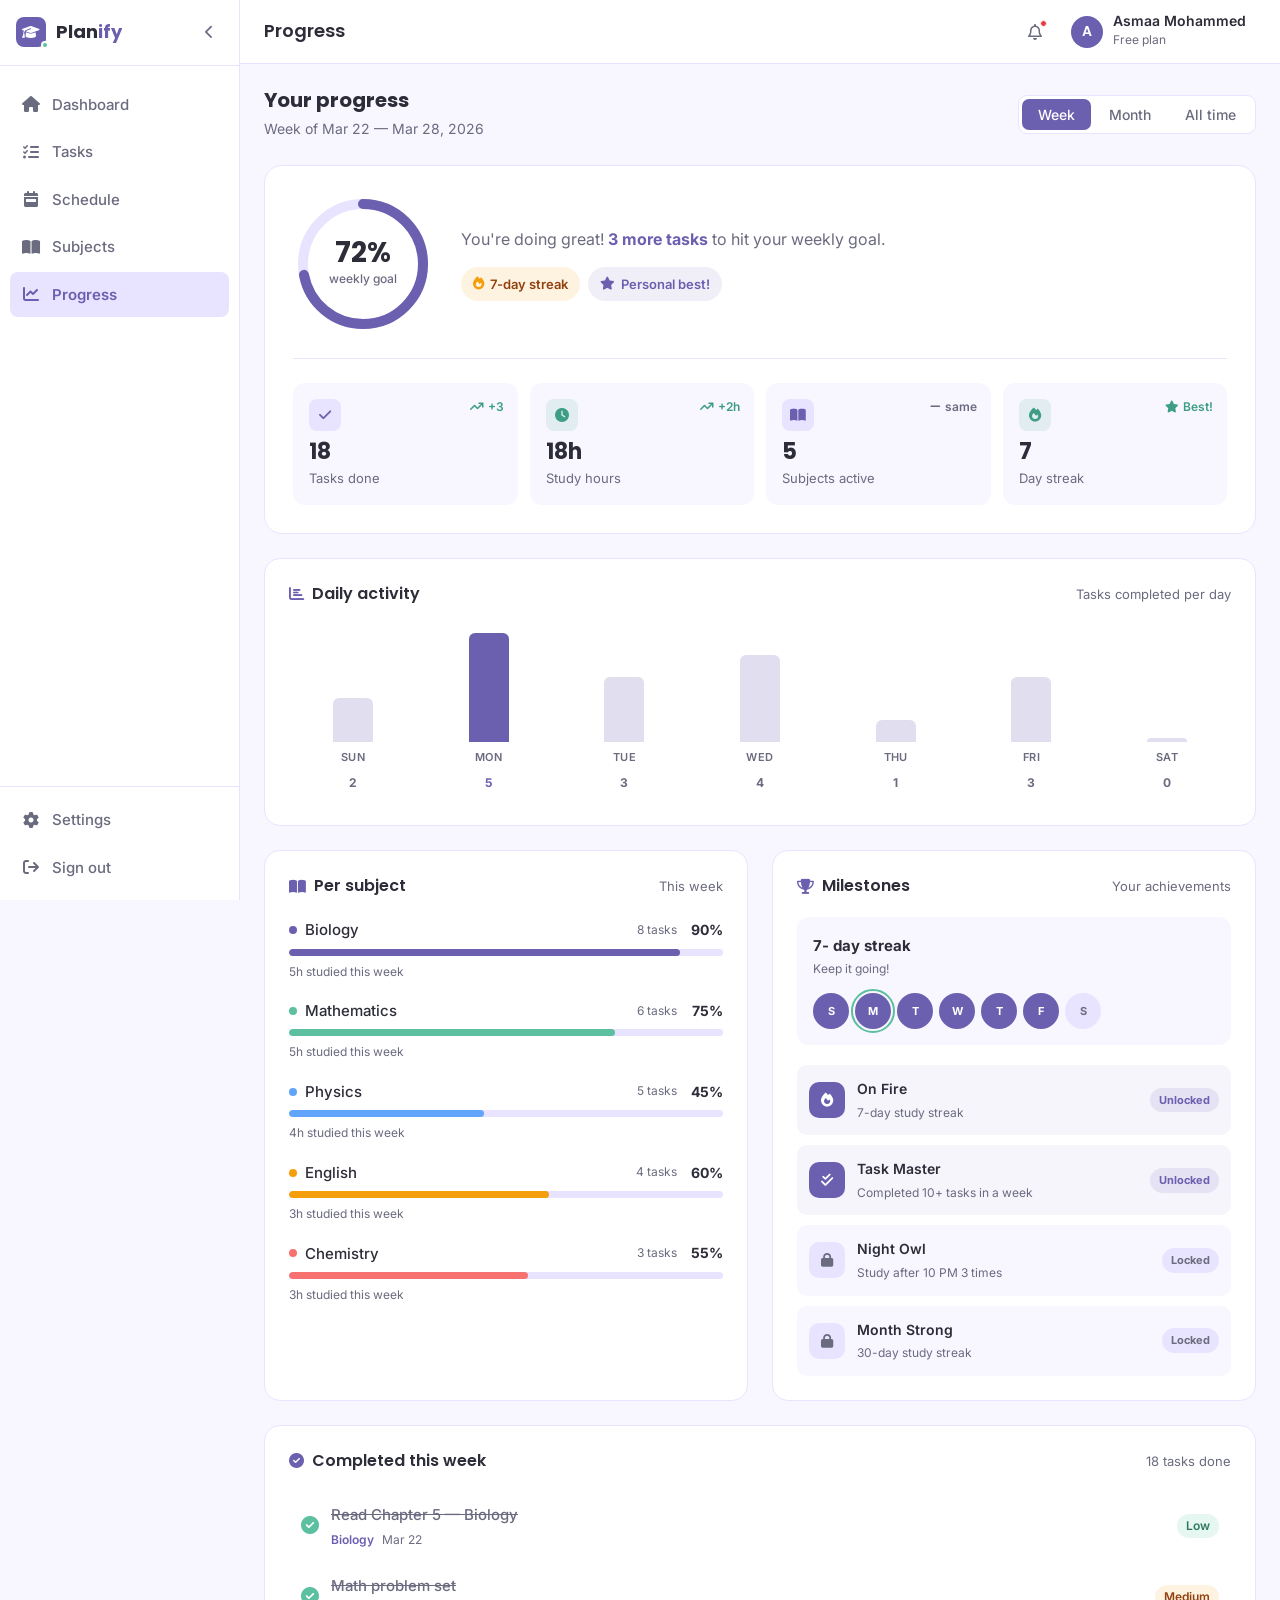
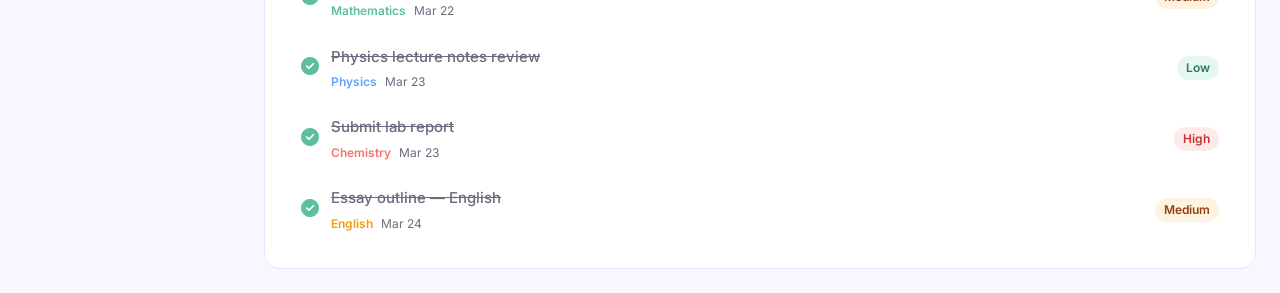
<file: progress.html>
<!DOCTYPE html>
<html lang="en">
<head>
    <meta charset="UTF-8">
    <meta name="viewport" content="width=device-width, initial-scale=1.0">
    <meta name="description" content="Track your study progress and achievements with Planify.">
    <meta name="theme-color" content="#6B5FB0">
    <title>Progress — Planify</title>
    <!-- Google Fonts -->
    <link rel="preconnect" href="https://fonts.googleapis.com">
    <link rel="preconnect" href="https://fonts.gstatic.com" crossorigin>
    <link href="https://fonts.googleapis.com/css2?family=Poppins:wght@400;500;600;700&family=Inter:wght@400;500;600&display=swap" rel="stylesheet">
    <!-- Font Awesome -->
    <link rel="stylesheet" href="https://cdnjs.cloudflare.com/ajax/libs/font-awesome/6.5.1/css/all.min.css" integrity="sha512-DTOQO9RWCH3ppGqcWaEA1BIZOC6xxalwEsw9c2QQeAIftl+Vegovlnee1c9QX4TctnWMn13TZye+giMm8e2LwA==" crossorigin="anonymous" referrerpolicy="no-referrer">
    <!-- Stylesheets -->
    <link rel="stylesheet" href="assets\styles\style.css">
    <link rel="stylesheet" href="assets\styles\app.css">
    <link rel="stylesheet" href="assets\styles\progress.css">
</head>

<body class="app-body">
    <a class="skip-link" href="#main">Skip to main content</a>
    <div class="app-layout">
        <!-- Sidebar -->
        <aside class="sidebar" id="sidebar" aria-label="Main navigation">
            <div class="sidebar-header">
                <a class="sidebar-logo" href="index.html" aria-label="Planify home">
                    <div class="logo-mark">
                        <div class="logo-mark-inner">
                            <i class="fa-solid fa-graduation-cap" aria-hidden="true"></i>
                        </div>
                        <span class="logo-dot"></span>
                    </div>
                    <span class="logo-text">Plan<span>ify</span></span>
                </a>
                <button class="sidebar-collapse-btn" id="js-sidebar-collapse" aria-label="Collapse sidebar">
                    <i class="fa-solid fa-chevron-left" aria-hidden="true"></i>
                </button>
                <button class="sidebar-close js-sidebar-close" id="js-sidebar-close" aria-label="Close navigation">
                    <i class="fa-solid fa-xmark" aria-hidden="true"></i>
                </button>
            </div>
            <nav class="sidebar-nav" aria-label="App navigation">
                <ul class="sidebar-nav-list" role="list">
                    <li>
                        <a class="sidebar-nav-link" href="dashboard.html">
                            <i class="fa-solid fa-house" aria-hidden="true"></i>
                            <span>Dashboard</span>
                        </a>
                    </li>
                    <li>
                        <a class="sidebar-nav-link" href="tasks.html">
                            <i class="fa-solid fa-list-check" aria-hidden="true"></i>
                            <span>Tasks</span>
                        </a>
                    </li>
                    <li>
                        <a class="sidebar-nav-link" href="schedule.html">
                            <i class="fa-solid fa-calendar-week" aria-hidden="true"></i>
                            <span>Schedule</span>
                        </a>
                    </li>
                    <li>
                        <a class="sidebar-nav-link" href="subjects.html">
                            <i class="fa-solid fa-book-open" aria-hidden="true"></i>
                            <span>Subjects</span>
                        </a>
                    </li>
                    <li>
                        <a class="sidebar-nav-link is-active" href="progress.html" aria-current="page">
                            <i class="fa-solid fa-chart-line" aria-hidden="true"></i>
                            <span>Progress</span>
                        </a>
                    </li>
                </ul>
            </nav>
            <div class="sidebar-footer">
                <ul class="sidebar-footer-list" role="list">
                    <li>
                        <a class="sidebar-nav-link" href="settings.html">
                            <i class="fa-solid fa-gear" aria-hidden="true"></i>
                            <span>Settings</span>
                        </a>
                    </li>
                    <li>
                        <a class="sidebar-nav-link sidebar-nav-link-danger" href="index.html">
                            <i class="fa-solid fa-arrow-right-from-bracket" aria-hidden="true"></i>
                            <span>Sign out</span>
                        </a>
                    </li>
                </ul>
            </div>
        </aside>
        <!-- Sidebar overlay -->
        <div class="sidebar-overlay js-sidebar-overlay" id="js-sidebar-overlay" aria-hidden="true"></div>
        <div class="app-main">
            <!-- Top navbar -->
            <header class="app-navbar" role="banner">
                <div class="app-navbar-left">
                    <button class="app-navbar-toggle js-sidebar-open" id="js-sidebar-open" aria-label="Open navigation menu" aria-expanded="false" aria-controls="sidebar">
                        <i class="fa-solid fa-bars" aria-hidden="true"></i>
                    </button>
                    <div class="app-navbar-page-title">
                        <h1>Progress</h1>
                    </div>
                </div>
                <div class="app-navbar-right">
                    <button class="app-navbar-icon-btn" aria-label="Notifications">
                        <i class="fa-regular fa-bell" aria-hidden="true"></i>
                        <span class="notification-dot" aria-hidden="true"></span>
                    </button>
                    <div class="app-navbar-user">
                        <div class="user-avatar" aria-hidden="true">A</div>
                        <div class="user-info">
                            <span class="user-name">Asmaa Mohammed</span>
                            <span class="user-plan">Free plan</span>
                        </div>
                    </div>
                </div>
            </header>
            <!-- Main content -->
            <main class="app-content" id="main">
                <div class="app-content-inner">
                    <!-- Page header -->
                    <div class="progress-header">
                        <div class="progress-header-text">
                            <h2 class="progress-title">Your progress</h2>
                            <p class="progress-subtitle">Week of Mar 22 — Mar 28, 2026</p>
                        </div>
                        <div class="progress-period-tabs" role="group" aria-label="Time period">
                            <button class="period-tab is-active">Week</button>
                            <button class="period-tab">Month</button>
                            <button class="period-tab">All time</button>
                        </div>
                    </div>
                    <!-- Hero stats -->
                    <div class="hero-stats" aria-label="Key statistics">
                        <div class="hero-stat-main">
                            <div class="big-ring" aria-label="72% weekly goal achieved">
                                <svg viewBox="0 0 140 140" aria-hidden="true">
                                    <circle class="big-ring-track" cx="70" cy="70" r="60"/>
                                    <circle class="big-ring-fill" cx="70" cy="70" r="60"
                                        stroke-dasharray="376.9"
                                        stroke-dashoffset="105.5"/>
                                </svg>
                                <div class="big-ring-label">
                                    <span class="big-ring-value">72%</span>
                                    <span class="big-ring-sub">weekly goal</span>
                                </div>
                            </div>
                            <div class="hero-stat-info">
                                <p class="hero-stat-message">
                                    You're doing great! <strong>3 more tasks</strong> to hit your weekly goal.
                                </p>
                                <div class="hero-stat-badges">
                                    <span class="hero-badge hero-badge-streak">
                                        <i class="fa-solid fa-fire" aria-hidden="true"></i>
                                        7-day streak
                                    </span>
                                    <span class="hero-badge hero-badge-best">
                                        <i class="fa-solid fa-star" aria-hidden="true"></i>
                                        Personal best!
                                    </span>
                                </div>
                            </div>
                        </div>
                        <div class="hero-stat-cards">
                            <div class="hero-stat-card">
                                <span class="hsc-icon hsc-icon-primary">
                                    <i class="fa-solid fa-check" aria-hidden="true"></i>
                                </span>
                                <span class="hsc-value">18</span>
                                <span class="hsc-label">Tasks done</span>
                                <span class="hsc-trend hsc-trend-up">
                                    <i class="fa-solid fa-arrow-trend-up" aria-hidden="true"></i>
                                    +3
                                </span>
                            </div>
                            <div class="hero-stat-card">
                                <span class="hsc-icon hsc-icon-accent">
                                    <i class="fa-solid fa-clock" aria-hidden="true"></i>
                                </span>
                                <span class="hsc-value">18h</span>
                                <span class="hsc-label">Study hours</span>
                                <span class="hsc-trend hsc-trend-up">
                                    <i class="fa-solid fa-arrow-trend-up" aria-hidden="true"></i>
                                    +2h
                                </span>
                            </div>
                            <div class="hero-stat-card">
                                <span class="hsc-icon hsc-icon-primary">
                                    <i class="fa-solid fa-book-open" aria-hidden="true"></i>
                                </span>
                                <span class="hsc-value">5</span>
                                <span class="hsc-label">Subjects active</span>
                                <span class="hsc-trend hsc-trend-neutral">
                                    <i class="fa-solid fa-minus" aria-hidden="true"></i>
                                    same
                                </span>
                            </div>
                            <div class="hero-stat-card">
                                <span class="hsc-icon hsc-icon-accent">
                                    <i class="fa-solid fa-fire" aria-hidden="true"></i>
                                </span>
                                <span class="hsc-value">7</span>
                                <span class="hsc-label">Day streak</span>
                                <span class="hsc-trend hsc-trend-up">
                                    <i class="fa-solid fa-star" aria-hidden="true"></i>
                                    Best!
                                </span>
                            </div>
                        </div>
                    </div>
                    <!-- Weekly activity chart  -->
                    <section class="progress-card" aria-labelledby="activity-heading">
                        <div class="progress-card-header">
                            <h2 class="progress-card-title" id="activity-heading">
                                <i class="fa-solid fa-chart-bar" aria-hidden="true"></i>
                                Daily activity
                            </h2>
                            <span class="progress-card-sub">Tasks completed per day</span>
                        </div>
                        <div class="bar-chart" aria-label="Daily tasks bar chart">
                            <div class="bar-chart-bars">
                                <div class="bar-col">
                                    <div class="bar-wrap">
                                        <div class="bar" style="height:40%" aria-label="Sunday: 2 tasks"></div>
                                    </div>
                                    <span class="bar-label">Sun</span>
                                    <span class="bar-val">2</span>
                                </div>
                                <div class="bar-col">
                                    <div class="bar-wrap">
                                        <div class="bar bar-today" style="height:100%" aria-label="Monday: 5 tasks"></div>
                                    </div>
                                    <span class="bar-label">Mon</span>
                                    <span class="bar-val bar-val-today">5</span>
                                </div>
                                <div class="bar-col">
                                    <div class="bar-wrap">
                                        <div class="bar" style="height:60%" aria-label="Tuesday: 3 tasks"></div>
                                    </div>
                                    <span class="bar-label">Tue</span>
                                    <span class="bar-val">3</span>
                                </div>
                                <div class="bar-col">
                                    <div class="bar-wrap">
                                        <div class="bar" style="height:80%" aria-label="Wednesday: 4 tasks"></div>
                                    </div>
                                    <span class="bar-label">Wed</span>
                                    <span class="bar-val">4</span>
                                </div>
                                <div class="bar-col">
                                    <div class="bar-wrap">
                                        <div class="bar" style="height:20%" aria-label="Thursday: 1 task"></div>
                                    </div>
                                    <span class="bar-label">Thu</span>
                                    <span class="bar-val">1</span>
                                </div>
                                <div class="bar-col">
                                    <div class="bar-wrap">
                                        <div class="bar" style="height:60%" aria-label="Friday: 3 tasks"></div>
                                    </div>
                                    <span class="bar-label">Fri</span>
                                    <span class="bar-val">3</span>
                                </div>
                                <div class="bar-col">
                                    <div class="bar-wrap">
                                        <div class="bar" style="height:0%" aria-label="Saturday: 0 tasks"></div>
                                    </div>
                                    <span class="bar-label">Sat</span>
                                    <span class="bar-val">0</span>
                                </div>
                            </div>
                        </div>
                    </section>
                    <!-- Middle row -->
                    <div class="progress-row">
                        <!-- Subject breakdown -->
                        <section class="progress-card" aria-labelledby="subjects-heading">
                            <div class="progress-card-header">
                                <h2 class="progress-card-title" id="subjects-heading">
                                    <i class="fa-solid fa-book-open" aria-hidden="true"></i>
                                    Per subject
                                </h2>
                                <span class="progress-card-sub">This week</span>
                            </div>
                            <ul class="subject-breakdown" role="list">
                                <li class="sbk-item">
                                    <div class="sbk-top">
                                        <div class="sbk-info">
                                            <span class="sbk-dot" style="background:#6B5FB0"></span>
                                            <span class="sbk-name">Biology</span>
                                        </div>
                                        <div class="sbk-meta">
                                            <span class="sbk-tasks">8 tasks</span>
                                            <span class="sbk-pct">90%</span>
                                        </div>
                                    </div>
                                    <div class="sbk-bar">
                                        <div class="sbk-fill" style="width:90%;background:#6B5FB0"></div>
                                    </div>
                                    <div class="sbk-hours">5h studied this week</div>
                                </li>
                                <li class="sbk-item">
                                    <div class="sbk-top">
                                        <div class="sbk-info">
                                            <span class="sbk-dot" style="background:#5BBFA0"></span>
                                            <span class="sbk-name">Mathematics</span>
                                        </div>
                                        <div class="sbk-meta">
                                            <span class="sbk-tasks">6 tasks</span>
                                            <span class="sbk-pct">75%</span>
                                        </div>
                                    </div>
                                    <div class="sbk-bar">
                                        <div class="sbk-fill" style="width:75%;background:#5BBFA0"></div>
                                    </div>
                                    <div class="sbk-hours">5h studied this week</div>
                                </li>
                                <li class="sbk-item">
                                    <div class="sbk-top">
                                        <div class="sbk-info">
                                            <span class="sbk-dot" style="background:#60A5FA"></span>
                                            <span class="sbk-name">Physics</span>
                                        </div>
                                        <div class="sbk-meta">
                                            <span class="sbk-tasks">5 tasks</span>
                                            <span class="sbk-pct">45%</span>
                                        </div>
                                    </div>
                                    <div class="sbk-bar">
                                        <div class="sbk-fill" style="width:45%;background:#60A5FA"></div>
                                    </div>
                                    <div class="sbk-hours">4h studied this week</div>
                                </li>
                                <li class="sbk-item">
                                    <div class="sbk-top">
                                        <div class="sbk-info">
                                            <span class="sbk-dot" style="background:#F59E0B"></span>
                                            <span class="sbk-name">English</span>
                                        </div>
                                        <div class="sbk-meta">
                                            <span class="sbk-tasks">4 tasks</span>
                                            <span class="sbk-pct">60%</span>
                                        </div>
                                    </div>
                                    <div class="sbk-bar">
                                        <div class="sbk-fill" style="width:60%;background:#F59E0B"></div>
                                    </div>
                                    <div class="sbk-hours">3h studied this week</div>
                                </li>
                                <li class="sbk-item">
                                    <div class="sbk-top">
                                        <div class="sbk-info">
                                            <span class="sbk-dot" style="background:#F87171"></span>
                                            <span class="sbk-name">Chemistry</span>
                                        </div>
                                        <div class="sbk-meta">
                                            <span class="sbk-tasks">3 tasks</span>
                                            <span class="sbk-pct">55%</span>
                                        </div>
                                    </div>
                                    <div class="sbk-bar">
                                        <div class="sbk-fill" style="width:55%;background:#F87171"></div>
                                    </div>
                                    <div class="sbk-hours">3h studied this week</div>
                                </li>
                            </ul>
                        </section>
                        <!-- Streak & milestones -->
                        <section class="progress-card" aria-labelledby="milestones-heading">
                            <div class="progress-card-header">
                                <h2 class="progress-card-title" id="milestones-heading">
                                    <i class="fa-solid fa-trophy" aria-hidden="true"></i>
                                    Milestones
                                </h2>
                                <span class="progress-card-sub">Your achievements</span>
                            </div>
                            <!-- Streak calendar -->
                            <div class="streak-section" aria-label="7 day streak">
                                <div class="streak-header">
                                    <div class="streak-info">
                                        <span class="streak-number">7- day streak</span>
                                        <span class="streak-sub">Keep it going!</span>
                                    </div>
                                </div>
                                <div class="streak-dots" aria-label="Study days this week">
                                    <div class="streak-dot is-done" aria-label="Sunday — studied">
                                        <span>S</span>
                                    </div>
                                    <div class="streak-dot is-done is-today" aria-label="Monday — today">
                                        <span>M</span>
                                    </div>
                                    <div class="streak-dot is-done" aria-label="Tuesday — studied">
                                        <span>T</span>
                                    </div>
                                    <div class="streak-dot is-done" aria-label="Wednesday — studied">
                                        <span>W</span>
                                    </div>
                                    <div class="streak-dot is-done" aria-label="Thursday — studied">
                                        <span>T</span>
                                    </div>
                                    <div class="streak-dot is-done" aria-label="Friday — studied">
                                        <span>F</span>
                                    </div>
                                    <div class="streak-dot" aria-label="Saturday — not yet">
                                        <span>S</span>
                                    </div>
                                </div>
                            </div>
                            <!-- Achievements -->
                            <ul class="achievements" role="list" aria-label="Achievements">
                                <li class="achievement is-unlocked">
                                    <div class="achievement-icon">
                                        <i class="fa-solid fa-fire" aria-hidden="true"></i>
                                    </div>
                                    <div class="achievement-body">
                                        <span class="achievement-name">On Fire</span>
                                        <span class="achievement-desc">7-day study streak</span>
                                    </div>
                                    <span class="achievement-badge">Unlocked</span>
                                </li>
                                <li class="achievement is-unlocked">
                                    <div class="achievement-icon">
                                        <i class="fa-solid fa-check-double" aria-hidden="true"></i>
                                    </div>
                                    <div class="achievement-body">
                                        <span class="achievement-name">Task Master</span>
                                        <span class="achievement-desc">Completed 10+ tasks in a week</span>
                                    </div>
                                    <span class="achievement-badge">Unlocked</span>
                                </li>
                                <li class="achievement">
                                    <div class="achievement-icon achievement-icon-locked">
                                        <i class="fa-solid fa-lock" aria-hidden="true"></i>
                                    </div>
                                    <div class="achievement-body">
                                        <span class="achievement-name">Night Owl</span>
                                        <span class="achievement-desc">Study after 10 PM 3 times</span>
                                    </div>
                                    <span class="achievement-badge achievement-badge-locked">Locked</span>
                                </li>
                                <li class="achievement">
                                    <div class="achievement-icon achievement-icon-locked">
                                        <i class="fa-solid fa-lock" aria-hidden="true"></i>
                                    </div>
                                    <div class="achievement-body">
                                        <span class="achievement-name">Month Strong</span>
                                        <span class="achievement-desc">30-day study streak</span>
                                    </div>
                                    <span class="achievement-badge achievement-badge-locked">Locked</span>
                                </li>
                            </ul>
                        </section>
                    </div>
                    <!-- Completed tasks this week -->
                    <section class="progress-card" aria-labelledby="completed-heading">
                        <div class="progress-card-header">
                            <h2 class="progress-card-title" id="completed-heading">
                                <i class="fa-solid fa-circle-check" aria-hidden="true"></i>
                                Completed this week
                            </h2>
                            <span class="progress-card-sub">18 tasks done</span>
                        </div>
                        <ul class="completed-list" role="list">
                            <li class="completed-item">
                                <div class="completed-check">
                                    <i class="fa-solid fa-circle-check" aria-hidden="true"></i>
                                </div>
                                <div class="completed-body">
                                    <span class="completed-title">Read Chapter 5 — Biology</span>
                                    <span class="completed-meta">
                                        <span class="completed-subject" style="color:#6B5FB0">Biology</span>
                                        <span class="completed-date">Mar 22</span>
                                    </span>
                                </div>
                                <span class="completed-priority completed-priority-low">Low</span>
                            </li>
                            <li class="completed-item">
                                <div class="completed-check">
                                    <i class="fa-solid fa-circle-check" aria-hidden="true"></i>
                                </div>
                                <div class="completed-body">
                                    <span class="completed-title">Math problem set</span>
                                    <span class="completed-meta">
                                        <span class="completed-subject" style="color:#5BBFA0">Mathematics</span>
                                        <span class="completed-date">Mar 22</span>
                                    </span>
                                </div>
                                <span class="completed-priority completed-priority-medium">Medium</span>
                            </li>
                            <li class="completed-item">
                                <div class="completed-check">
                                    <i class="fa-solid fa-circle-check" aria-hidden="true"></i>
                                </div>
                                <div class="completed-body">
                                    <span class="completed-title">Physics lecture notes review</span>
                                    <span class="completed-meta">
                                        <span class="completed-subject" style="color:#60A5FA">Physics</span>
                                        <span class="completed-date">Mar 23</span>
                                    </span>
                                </div>
                                <span class="completed-priority completed-priority-low">Low</span>
                            </li>
                            <li class="completed-item">
                                <div class="completed-check">
                                    <i class="fa-solid fa-circle-check" aria-hidden="true"></i>
                                </div>
                                <div class="completed-body">
                                    <span class="completed-title">Submit lab report</span>
                                    <span class="completed-meta">
                                        <span class="completed-subject" style="color:#F87171">Chemistry</span>
                                        <span class="completed-date">Mar 23</span>
                                    </span>
                                </div>
                                <span class="completed-priority completed-priority-high">High</span>
                            </li>
                            <li class="completed-item">
                                <div class="completed-check">
                                    <i class="fa-solid fa-circle-check" aria-hidden="true"></i>
                                </div>
                                <div class="completed-body">
                                    <span class="completed-title">Essay outline — English</span>
                                    <span class="completed-meta">
                                        <span class="completed-subject" style="color:#F59E0B">English</span>
                                        <span class="completed-date">Mar 24</span>
                                    </span>
                                </div>
                                <span class="completed-priority completed-priority-medium">Medium</span>
                            </li>
                        </ul>
                    </section>
                </div>
            </main>
        </div>
    </div>
    <!-- JS -->
    <script src="assets/js/app.js"></script>
</body>
</html>
</file>
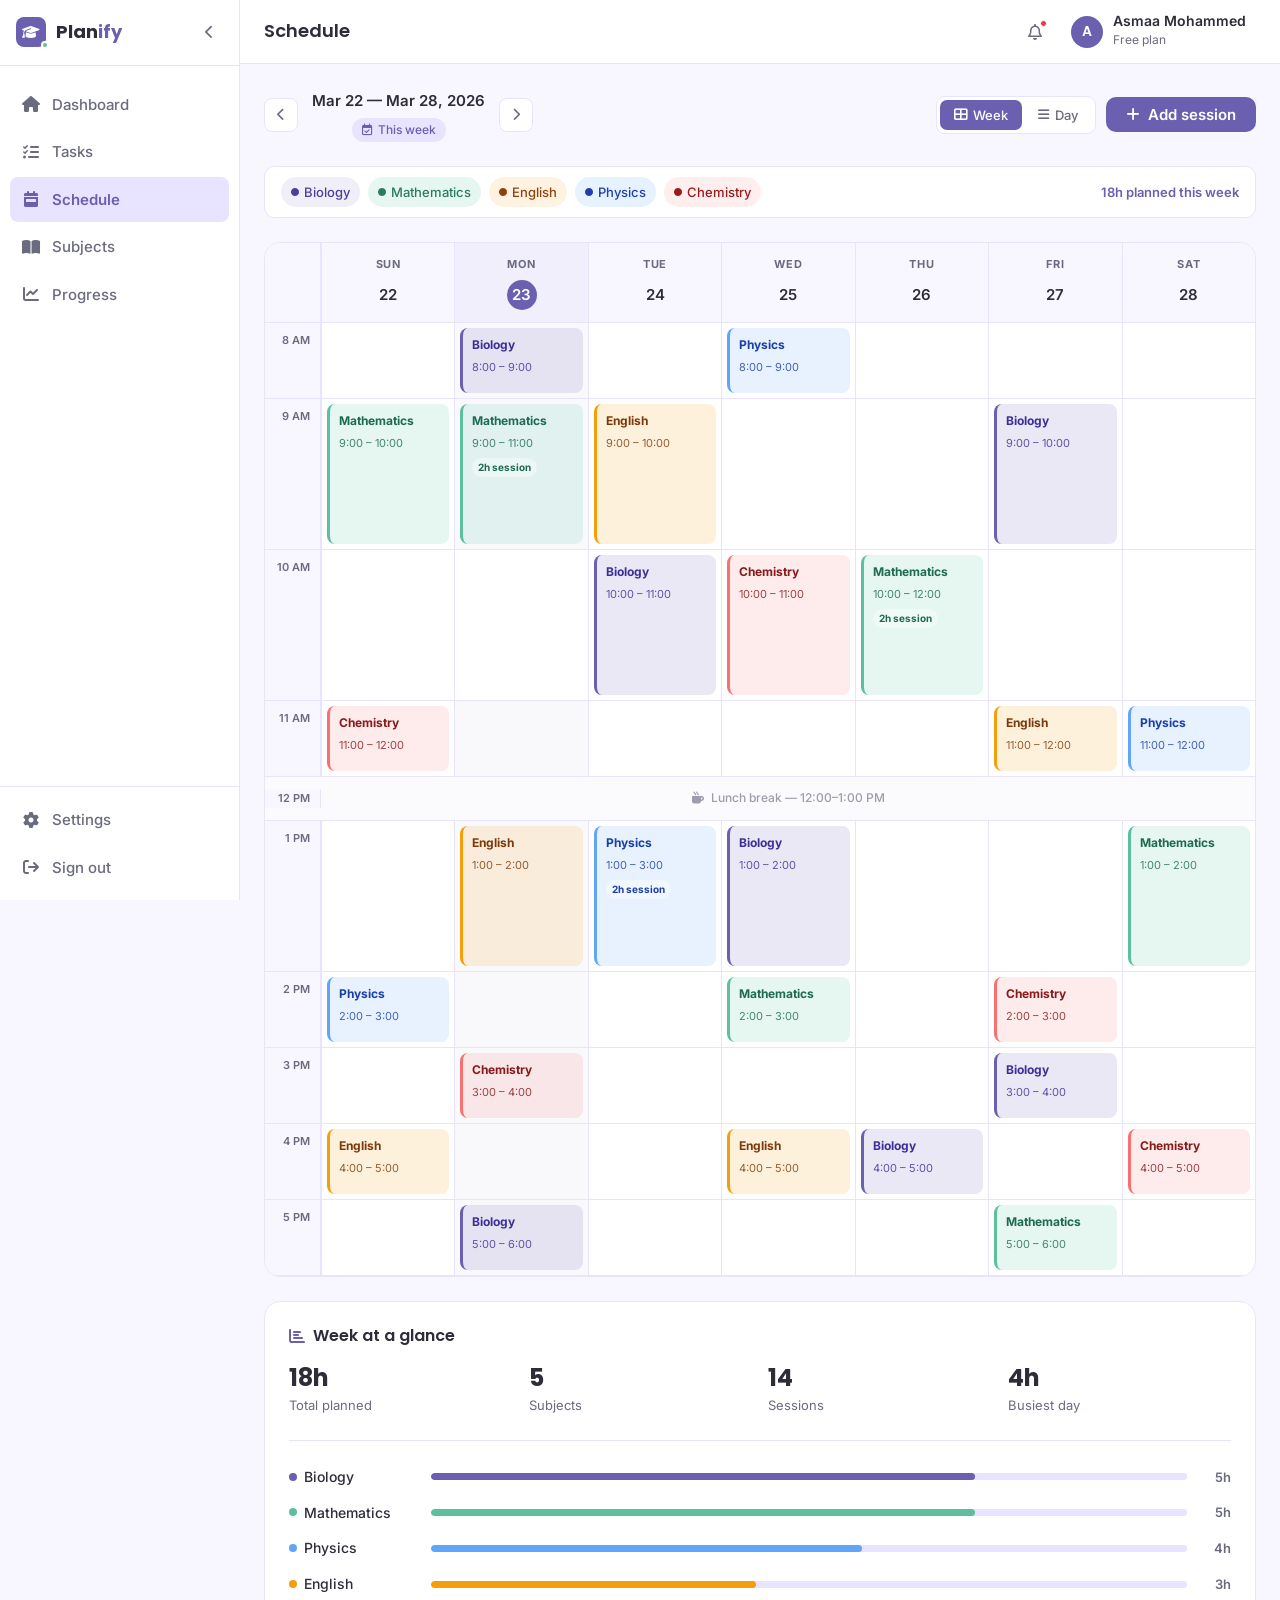
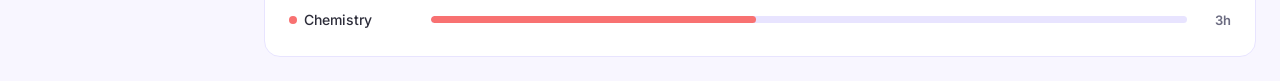
<file: schedule.html>
<!DOCTYPE html>
<html lang="en">
<head>
    <meta charset="UTF-8">
    <meta name="viewport" content="width=device-width, initial-scale=1.0">
    <meta name="description" content="Plan your weekly study schedule with Planify.">
    <meta name="theme-color" content="#6B5FB0">
    <title>Schedule — Planify</title>
    <!-- Google Fonts -->
    <link rel="preconnect" href="https://fonts.googleapis.com">
    <link rel="preconnect" href="https://fonts.gstatic.com" crossorigin>
    <link href="https://fonts.googleapis.com/css2?family=Poppins:wght@400;500;600;700&family=Inter:wght@400;500;600&display=swap" rel="stylesheet">
    <!-- Font Awesome -->
    <link rel="stylesheet" href="https://cdnjs.cloudflare.com/ajax/libs/font-awesome/6.5.1/css/all.min.css" integrity="sha512-DTOQO9RWCH3ppGqcWaEA1BIZOC6xxalwEsw9c2QQeAIftl+Vegovlnee1c9QX4TctnWMn13TZye+giMm8e2LwA==" crossorigin="anonymous" referrerpolicy="no-referrer">
    <!-- Stylesheets -->
    <link rel="stylesheet" href="assets\styles\style.css">
    <link rel="stylesheet" href="assets\styles\app.css">
    <link rel="stylesheet" href="assets\styles\schedule.css">
</head>

<body class="app-body">
    <a class="skip-link" href="#main">Skip to main content</a>
    <div class="app-layout">
        <!-- Sidebar -->
        <aside class="sidebar" id="sidebar" aria-label="Main navigation">
            <div class="sidebar-header">
                <a class="sidebar-logo" href="index.html" aria-label="Planify home">
                    <div class="logo-mark">
                        <div class="logo-mark-inner">
                            <i class="fa-solid fa-graduation-cap" aria-hidden="true"></i>
                        </div>
                        <span class="logo-dot"></span>
                    </div>
                    <span class="logo-text">Plan<span>ify</span></span>
                </a>
                <button class="sidebar-collapse-btn" id="js-sidebar-collapse" aria-label="Collapse sidebar">
                    <i class="fa-solid fa-chevron-left" aria-hidden="true"></i>
                </button>
                <button class="sidebar-close js-sidebar-close" id="js-sidebar-close" aria-label="Close navigation">
                    <i class="fa-solid fa-xmark" aria-hidden="true"></i>
                </button>
            </div>
            <nav class="sidebar-nav" aria-label="App navigation">
                <ul class="sidebar-nav-list" role="list">
                    <li>
                        <a class="sidebar-nav-link" href="dashboard.html">
                            <i class="fa-solid fa-house" aria-hidden="true"></i>
                            <span>Dashboard</span>
                        </a>
                    </li>
                    <li>
                        <a class="sidebar-nav-link" href="tasks.html">
                            <i class="fa-solid fa-list-check" aria-hidden="true"></i>
                            <span>Tasks</span>
                        </a>
                    </li>
                    <li>
                        <a class="sidebar-nav-link is-active" href="schedule.html" aria-current="page">
                            <i class="fa-solid fa-calendar-week" aria-hidden="true"></i>
                            <span>Schedule</span>
                        </a>
                    </li>
                    <li>
                        <a class="sidebar-nav-link" href="subjects.html">
                            <i class="fa-solid fa-book-open" aria-hidden="true"></i>
                            <span>Subjects</span>
                        </a>
                    </li>
                    <li>
                        <a class="sidebar-nav-link" href="progress.html">
                            <i class="fa-solid fa-chart-line" aria-hidden="true"></i>
                            <span>Progress</span>
                        </a>
                    </li>
                </ul>
            </nav>
            <div class="sidebar-footer">
                <ul class="sidebar-footer-list" role="list">
                    <li>
                        <a class="sidebar-nav-link" href="settings.html">
                            <i class="fa-solid fa-gear" aria-hidden="true"></i>
                            <span>Settings</span>
                        </a>
                    </li>
                    <li>
                        <a class="sidebar-nav-link sidebar-nav-link-danger" href="index.html">
                            <i class="fa-solid fa-arrow-right-from-bracket" aria-hidden="true"></i>
                            <span>Sign out</span>
                        </a>
                    </li>
                </ul>
            </div>
        </aside>
        <!-- Sidebar overlay - mobile -->
        <div class="sidebar-overlay js-sidebar-overlay" id="js-sidebar-overlay" aria-hidden="true"></div>
        <div class="app-main">
            <!-- Top navbar -->
            <header class="app-navbar" role="banner">
                <div class="app-navbar-left">
                    <button class="app-navbar-toggle js-sidebar-open" id="js-sidebar-open" aria-label="Open navigation menu" aria-expanded="false" aria-controls="sidebar">
                        <i class="fa-solid fa-bars" aria-hidden="true"></i>
                    </button>
                    <div class="app-navbar-page-title">
                        <h1>Schedule</h1>
                    </div>
                </div>
                <div class="app-navbar-right">
                    <button class="app-navbar-icon-btn" aria-label="Notifications">
                        <i class="fa-regular fa-bell" aria-hidden="true"></i>
                        <span class="notification-dot" aria-hidden="true"></span>
                    </button>
                    <div class="app-navbar-user">
                        <div class="user-avatar" aria-hidden="true">A</div>
                        <div class="user-info">
                            <span class="user-name">Asmaa Mohammed</span>
                            <span class="user-plan">Free plan</span>
                        </div>
                    </div>
                </div>
            </header>
            <!-- Main content -->
            <main class="app-content" id="main">
                <div class="app-content-inner">
                    <!--Top bar -->
                    <div class="schedule-topbar">
                        <div class="week-nav" aria-label="Week navigation">
                            <button class="week-nav-btn" aria-label="Previous week">
                                <i class="fa-solid fa-chevron-left" aria-hidden="true"></i>
                            </button>
                            <div class="week-info">
                                <span class="week-dates">Mar 22 — Mar 28, 2026</span>
                                <span class="week-badge">
                                    <i class="fa-regular fa-calendar-check" aria-hidden="true"></i>
                                    This week
                                </span>
                            </div>
                            <button class="week-nav-btn" aria-label="Next week">
                                <i class="fa-solid fa-chevron-right" aria-hidden="true"></i>
                            </button>
                        </div>
                        <div class="schedule-actions">
                            <div class="view-switcher" role="group" aria-label="View mode">
                                <button class="view-btn is-active" aria-pressed="true" aria-label="Week view">
                                    <i class="fa-solid fa-table-cells-large" aria-hidden="true"></i>
                                    <span>Week</span>
                                </button>
                                <button class="view-btn" aria-pressed="false" aria-label="Day view">
                                    <i class="fa-solid fa-bars" aria-hidden="true"></i>
                                    <span>Day</span>
                                </button>
                            </div>
                            <button class="btn btn-primary add-session-btn">
                                <i class="fa-solid fa-plus" aria-hidden="true"></i>
                                Add session
                            </button>
                        </div>
                    </div>
                    <!-- Subject pills legend -->
                    <div class="legend-bar" aria-label="Subject colors">
                        <ul class="legend-pills" role="list">
                            <li class="legend-pill legend-pill-biology">
                                <i class="fa-solid fa-circle" aria-hidden="true"></i>
                                Biology
                            </li>
                            <li class="legend-pill legend-pill-math">
                                <i class="fa-solid fa-circle" aria-hidden="true"></i>
                                Mathematics
                            </li>
                            <li class="legend-pill legend-pill-english">
                                <i class="fa-solid fa-circle" aria-hidden="true"></i>
                                English
                            </li>
                            <li class="legend-pill legend-pill-physics">
                                <i class="fa-solid fa-circle" aria-hidden="true"></i>
                                Physics
                            </li>
                            <li class="legend-pill legend-pill-chemistry">
                                <i class="fa-solid fa-circle" aria-hidden="true"></i>
                                Chemistry
                            </li>
                        </ul>
                        <span class="legend-total">18h planned this week</span>
                    </div>
                    <!-- Weekly grid  -->
                    <div class="cal-outer" role="region" aria-label="Weekly study calendar">
                        <div class="cal-scroll">
                            <div class="cal-container">
                                <!-- Day headers row -->
                                <div class="cal-head">
                                    <div class="cal-gutter"></div>
                                    <div class="cal-day-col cal-head-col">
                                        <span class="cal-day-name">Sun</span>
                                        <span class="cal-day-num">22</span>
                                    </div>
                                    <div class="cal-day-col cal-head-col is-today">
                                        <span class="cal-day-name">Mon</span>
                                        <span class="cal-day-num is-today-pill">23</span>
                                    </div>
                                    <div class="cal-day-col cal-head-col">
                                        <span class="cal-day-name">Tue</span>
                                        <span class="cal-day-num">24</span>
                                    </div>
                                    <div class="cal-day-col cal-head-col">
                                        <span class="cal-day-name">Wed</span>
                                        <span class="cal-day-num">25</span>
                                    </div>
                                    <div class="cal-day-col cal-head-col">
                                        <span class="cal-day-name">Thu</span>
                                        <span class="cal-day-num">26</span>
                                    </div>
                                    <div class="cal-day-col cal-head-col">
                                        <span class="cal-day-name">Fri</span>
                                        <span class="cal-day-num">27</span>
                                    </div>
                                    <div class="cal-day-col cal-head-col">
                                        <span class="cal-day-name">Sat</span>
                                        <span class="cal-day-num">28</span>
                                    </div>
                                </div>
                                <!-- Time rows -->
                                <!-- 8 AM -->
                                <div class="cal-row">
                                    <div class="cal-time-label">8 AM</div>
                                    <div class="cal-cell"></div>
                                    <div class="cal-cell is-today">
                                        <div class="cal-block block-biology" tabindex="0" role="button" aria-label="Biology 8:00–9:00 AM">
                                            <span class="block-subject">Biology</span>
                                            <span class="block-time">8:00 – 9:00</span>
                                        </div>
                                    </div>
                                    <div class="cal-cell"></div>
                                    <div class="cal-cell">
                                        <div class="cal-block block-physics" tabindex="0" role="button" aria-label="Physics 8:00–9:00 AM">
                                            <span class="block-subject">Physics</span>
                                            <span class="block-time">8:00 – 9:00</span>
                                        </div>
                                    </div>
                                    <div class="cal-cell"></div>
                                    <div class="cal-cell"></div>
                                    <div class="cal-cell"></div>
                                </div>
                                <!-- 9 AM -->
                                <div class="cal-row">
                                    <div class="cal-time-label">9 AM</div>
                                    <div class="cal-cell">
                                        <div class="cal-block block-math" tabindex="0" role="button" aria-label="Mathematics 9:00–10:00 AM">
                                            <span class="block-subject">Mathematics</span>
                                            <span class="block-time">9:00 – 10:00</span>
                                        </div>
                                    </div>
                                    <div class="cal-cell is-today">
                                        <div class="cal-block block-math block-tall" tabindex="0" role="button" aria-label="Mathematics 9:00–11:00 AM, 2 hours">
                                            <span class="block-subject">Mathematics</span>
                                            <span class="block-time">9:00 – 11:00</span>
                                            <span class="block-dur">2h session</span>
                                        </div>
                                    </div>
                                    <div class="cal-cell">
                                        <div class="cal-block block-english" tabindex="0" role="button" aria-label="English 9:00–10:00 AM">
                                            <span class="block-subject">English</span>
                                            <span class="block-time">9:00 – 10:00</span>
                                        </div>
                                    </div>
                                    <div class="cal-cell"></div>
                                    <div class="cal-cell"></div>
                                    <div class="cal-cell">
                                        <div class="cal-block block-biology" tabindex="0" role="button" aria-label="Biology 9:00–10:00 AM">
                                            <span class="block-subject">Biology</span>
                                            <span class="block-time">9:00 – 10:00</span>
                                        </div>
                                    </div>
                                    <div class="cal-cell"></div>
                                </div>
                                <!-- 10 AM -->
                                <div class="cal-row">
                                    <div class="cal-time-label">10 AM</div>
                                    <div class="cal-cell"></div>
                                    <div class="cal-cell is-today is-continuation"></div>
                                    <div class="cal-cell">
                                        <div class="cal-block block-biology" tabindex="0" role="button" aria-label="Biology 10:00–11:00 AM">
                                            <span class="block-subject">Biology</span>
                                            <span class="block-time">10:00 – 11:00</span>
                                        </div>
                                    </div>
                                    <div class="cal-cell">
                                        <div class="cal-block block-chemistry" tabindex="0" role="button" aria-label="Chemistry 10:00–11:00 AM">
                                            <span class="block-subject">Chemistry</span>
                                            <span class="block-time">10:00 – 11:00</span>
                                        </div>
                                    </div>
                                    <div class="cal-cell">
                                        <div class="cal-block block-math block-tall" tabindex="0" role="button" aria-label="Mathematics 10:00–12:00 PM, 2 hours">
                                            <span class="block-subject">Mathematics</span>
                                            <span class="block-time">10:00 – 12:00</span>
                                            <span class="block-dur">2h session</span>
                                        </div>
                                    </div>
                                    <div class="cal-cell"></div>
                                    <div class="cal-cell"></div>
                                </div>
                                <!-- 11 AM -->
                                <div class="cal-row">
                                    <div class="cal-time-label">11 AM</div>
                                    <div class="cal-cell">
                                        <div class="cal-block block-chemistry" tabindex="0" role="button" aria-label="Chemistry 11:00 AM–12:00 PM">
                                            <span class="block-subject">Chemistry</span>
                                            <span class="block-time">11:00 – 12:00</span>
                                        </div>
                                    </div>
                                    <div class="cal-cell is-today"></div>
                                    <div class="cal-cell"></div>
                                    <div class="cal-cell"></div>
                                    <div class="cal-cell is-continuation"></div>
                                    <div class="cal-cell">
                                        <div class="cal-block block-english" tabindex="0" role="button" aria-label="English 11:00 AM–12:00 PM">
                                            <span class="block-subject">English</span>
                                            <span class="block-time">11:00 – 12:00</span>
                                        </div>
                                    </div>
                                    <div class="cal-cell">
                                        <div class="cal-block block-physics" tabindex="0" role="button" aria-label="Physics 11:00 AM–12:00 PM">
                                            <span class="block-subject">Physics</span>
                                            <span class="block-time">11:00 – 12:00</span>
                                        </div>
                                    </div>
                                </div>
                                <!-- Break -->
                                <div class="cal-row cal-break-row">
                                    <div class="cal-time-label cal-break-time">12 PM</div>
                                    <div class="cal-break-span" aria-label="Lunch break 12:00–1:00 PM">
                                        <i class="fa-solid fa-mug-hot" aria-hidden="true"></i>
                                        Lunch break — 12:00–1:00 PM
                                    </div>
                                </div>
                                <!-- 1 PM -->
                                <div class="cal-row">
                                    <div class="cal-time-label">1 PM</div>
                                    <div class="cal-cell"></div>
                                    <div class="cal-cell is-today">
                                        <div class="cal-block block-english" tabindex="0" role="button" aria-label="English 1:00–2:00 PM">
                                            <span class="block-subject">English</span>
                                            <span class="block-time">1:00 – 2:00</span>
                                        </div>
                                    </div>
                                    <div class="cal-cell">
                                        <div class="cal-block block-physics block-tall" tabindex="0" role="button" aria-label="Physics 1:00–3:00 PM, 2 hours">
                                            <span class="block-subject">Physics</span>
                                            <span class="block-time">1:00 – 3:00</span>
                                            <span class="block-dur">2h session</span>
                                        </div>
                                    </div>
                                    <div class="cal-cell">
                                        <div class="cal-block block-biology" tabindex="0" role="button" aria-label="Biology 1:00–2:00 PM">
                                            <span class="block-subject">Biology</span>
                                            <span class="block-time">1:00 – 2:00</span>
                                        </div>
                                    </div>
                                    <div class="cal-cell"></div>
                                    <div class="cal-cell"></div>
                                    <div class="cal-cell">
                                        <div class="cal-block block-math" tabindex="0" role="button" aria-label="Mathematics 1:00–2:00 PM">
                                            <span class="block-subject">Mathematics</span>
                                            <span class="block-time">1:00 – 2:00</span>
                                        </div>
                                    </div>
                                </div>
                                <!-- 2 PM -->
                                <div class="cal-row">
                                    <div class="cal-time-label">2 PM</div>
                                    <div class="cal-cell">
                                        <div class="cal-block block-physics" tabindex="0" role="button" aria-label="Physics 2:00–3:00 PM">
                                            <span class="block-subject">Physics</span>
                                            <span class="block-time">2:00 – 3:00</span>
                                        </div>
                                    </div>
                                    <div class="cal-cell is-today"></div>
                                    <div class="cal-cell is-continuation"></div>
                                    <div class="cal-cell">
                                        <div class="cal-block block-math" tabindex="0" role="button" aria-label="Mathematics 2:00–3:00 PM">
                                            <span class="block-subject">Mathematics</span>
                                            <span class="block-time">2:00 – 3:00</span>
                                        </div>
                                    </div>
                                    <div class="cal-cell"></div>
                                    <div class="cal-cell">
                                        <div class="cal-block block-chemistry" tabindex="0" role="button" aria-label="Chemistry 2:00–3:00 PM">
                                            <span class="block-subject">Chemistry</span>
                                            <span class="block-time">2:00 – 3:00</span>
                                        </div>
                                    </div>
                                    <div class="cal-cell"></div>
                                </div>
                                <!-- 3 PM -->
                                <div class="cal-row">
                                    <div class="cal-time-label">3 PM</div>
                                    <div class="cal-cell"></div>
                                    <div class="cal-cell is-today">
                                        <div class="cal-block block-chemistry" tabindex="0" role="button" aria-label="Chemistry 3:00–4:00 PM">
                                            <span class="block-subject">Chemistry</span>
                                            <span class="block-time">3:00 – 4:00</span>
                                        </div>
                                    </div>
                                    <div class="cal-cell"></div>
                                    <div class="cal-cell"></div>
                                    <div class="cal-cell"></div>
                                    <div class="cal-cell">
                                        <div class="cal-block block-biology" tabindex="0" role="button" aria-label="Biology 3:00–4:00 PM">
                                            <span class="block-subject">Biology</span>
                                            <span class="block-time">3:00 – 4:00</span>
                                        </div>
                                    </div>
                                    <div class="cal-cell"></div>
                                </div>
                                <!-- 4 PM -->
                                <div class="cal-row">
                                    <div class="cal-time-label">4 PM</div>
                                    <div class="cal-cell">
                                        <div class="cal-block block-english" tabindex="0" role="button" aria-label="English 4:00–5:00 PM">
                                            <span class="block-subject">English</span>
                                            <span class="block-time">4:00 – 5:00</span>
                                        </div>
                                    </div>
                                    <div class="cal-cell is-today"></div>
                                    <div class="cal-cell"></div>
                                    <div class="cal-cell">
                                        <div class="cal-block block-english" tabindex="0" role="button" aria-label="English 4:00–5:00 PM">
                                            <span class="block-subject">English</span>
                                            <span class="block-time">4:00 – 5:00</span>
                                        </div>
                                    </div>
                                    <div class="cal-cell">
                                        <div class="cal-block block-biology" tabindex="0" role="button" aria-label="Biology 4:00–5:00 PM">
                                            <span class="block-subject">Biology</span>
                                            <span class="block-time">4:00 – 5:00</span>
                                        </div>
                                    </div>
                                    <div class="cal-cell"></div>
                                    <div class="cal-cell">
                                        <div class="cal-block block-chemistry" tabindex="0" role="button" aria-label="Chemistry 4:00–5:00 PM">
                                            <span class="block-subject">Chemistry</span>
                                            <span class="block-time">4:00 – 5:00</span>
                                        </div>
                                    </div>
                                </div>
                                <!-- 5 PM -->
                                <div class="cal-row">
                                    <div class="cal-time-label">5 PM</div>
                                    <div class="cal-cell"></div>
                                    <div class="cal-cell is-today">
                                        <div class="cal-block block-biology" tabindex="0" role="button" aria-label="Biology 5:00–6:00 PM">
                                            <span class="block-subject">Biology</span>
                                            <span class="block-time">5:00 – 6:00</span>
                                        </div>
                                    </div>
                                    <div class="cal-cell"></div>
                                    <div class="cal-cell"></div>
                                    <div class="cal-cell"></div>
                                    <div class="cal-cell">
                                        <div class="cal-block block-math" tabindex="0" role="button" aria-label="Mathematics 5:00–6:00 PM">
                                            <span class="block-subject">Mathematics</span>
                                            <span class="block-time">5:00 – 6:00</span>
                                        </div>
                                    </div>
                                    <div class="cal-cell"></div>
                                </div>
                            </div>
                        </div>
                    </div>
                    <!-- Mobile day view -->
                    <div class="mobile-day-view" aria-label="Day schedule view">
                        <div class="mobile-day-tabs" role="tablist" aria-label="Select a day">
                            <button class="mobile-day-tab" role="tab" aria-selected="false">
                                <span class="mdt-name">Sun</span>
                                <span class="mdt-num">22</span>
                            </button>
                            <button class="mobile-day-tab is-active" role="tab" aria-selected="true">
                                <span class="mdt-name">Mon</span>
                                <span class="mdt-num is-today-pill">23</span>
                            </button>
                            <button class="mobile-day-tab" role="tab" aria-selected="false">
                                <span class="mdt-name">Tue</span>
                                <span class="mdt-num">24</span>
                            </button>
                            <button class="mobile-day-tab" role="tab" aria-selected="false">
                                <span class="mdt-name">Wed</span>
                                <span class="mdt-num">25</span>
                            </button>
                            <button class="mobile-day-tab" role="tab" aria-selected="false">
                                <span class="mdt-name">Thu</span>
                                <span class="mdt-num">26</span>
                            </button>
                            <button class="mobile-day-tab" role="tab" aria-selected="false">
                                <span class="mdt-name">Fri</span>
                                <span class="mdt-num">27</span>
                            </button>
                            <button class="mobile-day-tab" role="tab" aria-selected="false">
                                <span class="mdt-name">Sat</span>
                                <span class="mdt-num">28</span>
                            </button>
                        </div>
                        <ul class="mobile-sessions" role="list" aria-label="Monday sessions">
                            <li class="mobile-session">
                                <div class="ms-time">
                                    <span>8:00</span>
                                    <div class="ms-timeline"></div>
                                    <span>9:00</span>
                                </div>
                                <div class="ms-card block-biology">
                                    <span class="block-subject">Biology</span>
                                    <span class="block-time">8:00 – 9:00 AM · 1h</span>
                                </div>
                            </li>
                            <li class="mobile-session">
                                <div class="ms-time">
                                    <span>9:00</span>
                                    <div class="ms-timeline"></div>
                                    <span>11:00</span>
                                </div>
                                <div class="ms-card block-math">
                                    <span class="block-subject">Mathematics</span>
                                    <span class="block-time">9:00 – 11:00 AM · 2h</span>
                                    <span class="block-dur">Long session</span>
                                </div>
                            </li>
                            <li class="mobile-session ms-break">
                                <div class="ms-time">
                                    <span>12:00</span>
                                    <div class="ms-timeline ms-timeline-break"></div>
                                    <span>1:00</span>
                                </div>
                                <div class="ms-break-card">
                                    <i class="fa-solid fa-mug-hot" aria-hidden="true"></i>
                                    Lunch break
                                </div>
                            </li>
                            <li class="mobile-session">
                                <div class="ms-time">
                                    <span>1:00</span>
                                    <div class="ms-timeline"></div>
                                    <span>2:00</span>
                                </div>
                                <div class="ms-card block-english">
                                    <span class="block-subject">English</span>
                                    <span class="block-time">1:00 – 2:00 PM · 1h</span>
                                </div>
                            </li>
                            <li class="mobile-session">
                                <div class="ms-time">
                                    <span>3:00</span>
                                    <div class="ms-timeline"></div>
                                    <span>4:00</span>
                                </div>
                                <div class="ms-card block-chemistry">
                                    <span class="block-subject">Chemistry</span>
                                    <span class="block-time">3:00 – 4:00 PM · 1h</span>
                                </div>
                            </li>
                            <li class="mobile-session">
                                <div class="ms-time">
                                    <span>5:00</span>
                                    <div class="ms-timeline"></div>
                                    <span>6:00</span>
                                </div>
                                <div class="ms-card block-biology">
                                    <span class="block-subject">Biology</span>
                                    <span class="block-time">5:00 – 6:00 PM · 1h</span>
                                </div>
                            </li>
                        </ul>
                    </div>
                    <!-- Weekly summary  -->
                    <section class="week-summary" aria-labelledby="summary-heading">
                        <div class="week-summary-head">
                            <h2 class="week-summary-title" id="summary-heading">
                                <i class="fa-solid fa-chart-bar" aria-hidden="true"></i>
                                Week at a glance
                            </h2>
                        </div>
                        <div class="week-stats-row">
                            <div class="week-stat-card">
                                <span class="ws-value">18h</span>
                                <span class="ws-label">Total planned</span>
                            </div>
                            <div class="week-stat-card">
                                <span class="ws-value">5</span>
                                <span class="ws-label">Subjects</span>
                            </div>
                            <div class="week-stat-card">
                                <span class="ws-value">14</span>
                                <span class="ws-label">Sessions</span>
                            </div>
                            <div class="week-stat-card">
                                <span class="ws-value">4h</span>
                                <span class="ws-label">Busiest day</span>
                            </div>
                        </div>
                        <div class="subject-bars" aria-label="Study hours per subject">
                            <div class="subject-bar-row">
                                <span class="sbr-name">
                                    <span class="sbr-dot" style="background:#6B5FB0"></span>
                                    Biology
                                </span>
                                <div class="sbr-track">
                                    <div class="sbr-fill" style="width:72%;background:#6B5FB0"></div>
                                </div>
                                <span class="sbr-val">5h</span>
                            </div>
                            <div class="subject-bar-row">
                                <span class="sbr-name">
                                    <span class="sbr-dot" style="background:#5BBFA0"></span>
                                    Mathematics
                                </span>
                                <div class="sbr-track">
                                    <div class="sbr-fill" style="width:72%;background:#5BBFA0"></div>
                                </div>
                                <span class="sbr-val">5h</span>
                            </div>
                            <div class="subject-bar-row">
                                <span class="sbr-name">
                                    <span class="sbr-dot" style="background:#60A5FA"></span>
                                    Physics
                                </span>
                                <div class="sbr-track">
                                    <div class="sbr-fill" style="width:57%;background:#60A5FA"></div>
                                </div>
                                <span class="sbr-val">4h</span>
                            </div>
                            <div class="subject-bar-row">
                                <span class="sbr-name">
                                    <span class="sbr-dot" style="background:#F59E0B"></span>
                                    English
                                </span>
                                <div class="sbr-track">
                                    <div class="sbr-fill" style="width:43%;background:#F59E0B"></div>
                                </div>
                                <span class="sbr-val">3h</span>
                            </div>
                            <div class="subject-bar-row">
                                <span class="sbr-name">
                                    <span class="sbr-dot" style="background:#F87171"></span>
                                    Chemistry
                                </span>
                                <div class="sbr-track">
                                    <div class="sbr-fill" style="width:43%;background:#F87171"></div>
                                </div>
                                <span class="sbr-val">3h</span>
                            </div>
                        </div>
                    </section>
                </div>
            </main>
        </div>
    </div>
    <!-- JS -->
    <script src="assets/js/app.js"></script>
</body>
</html>
</file>
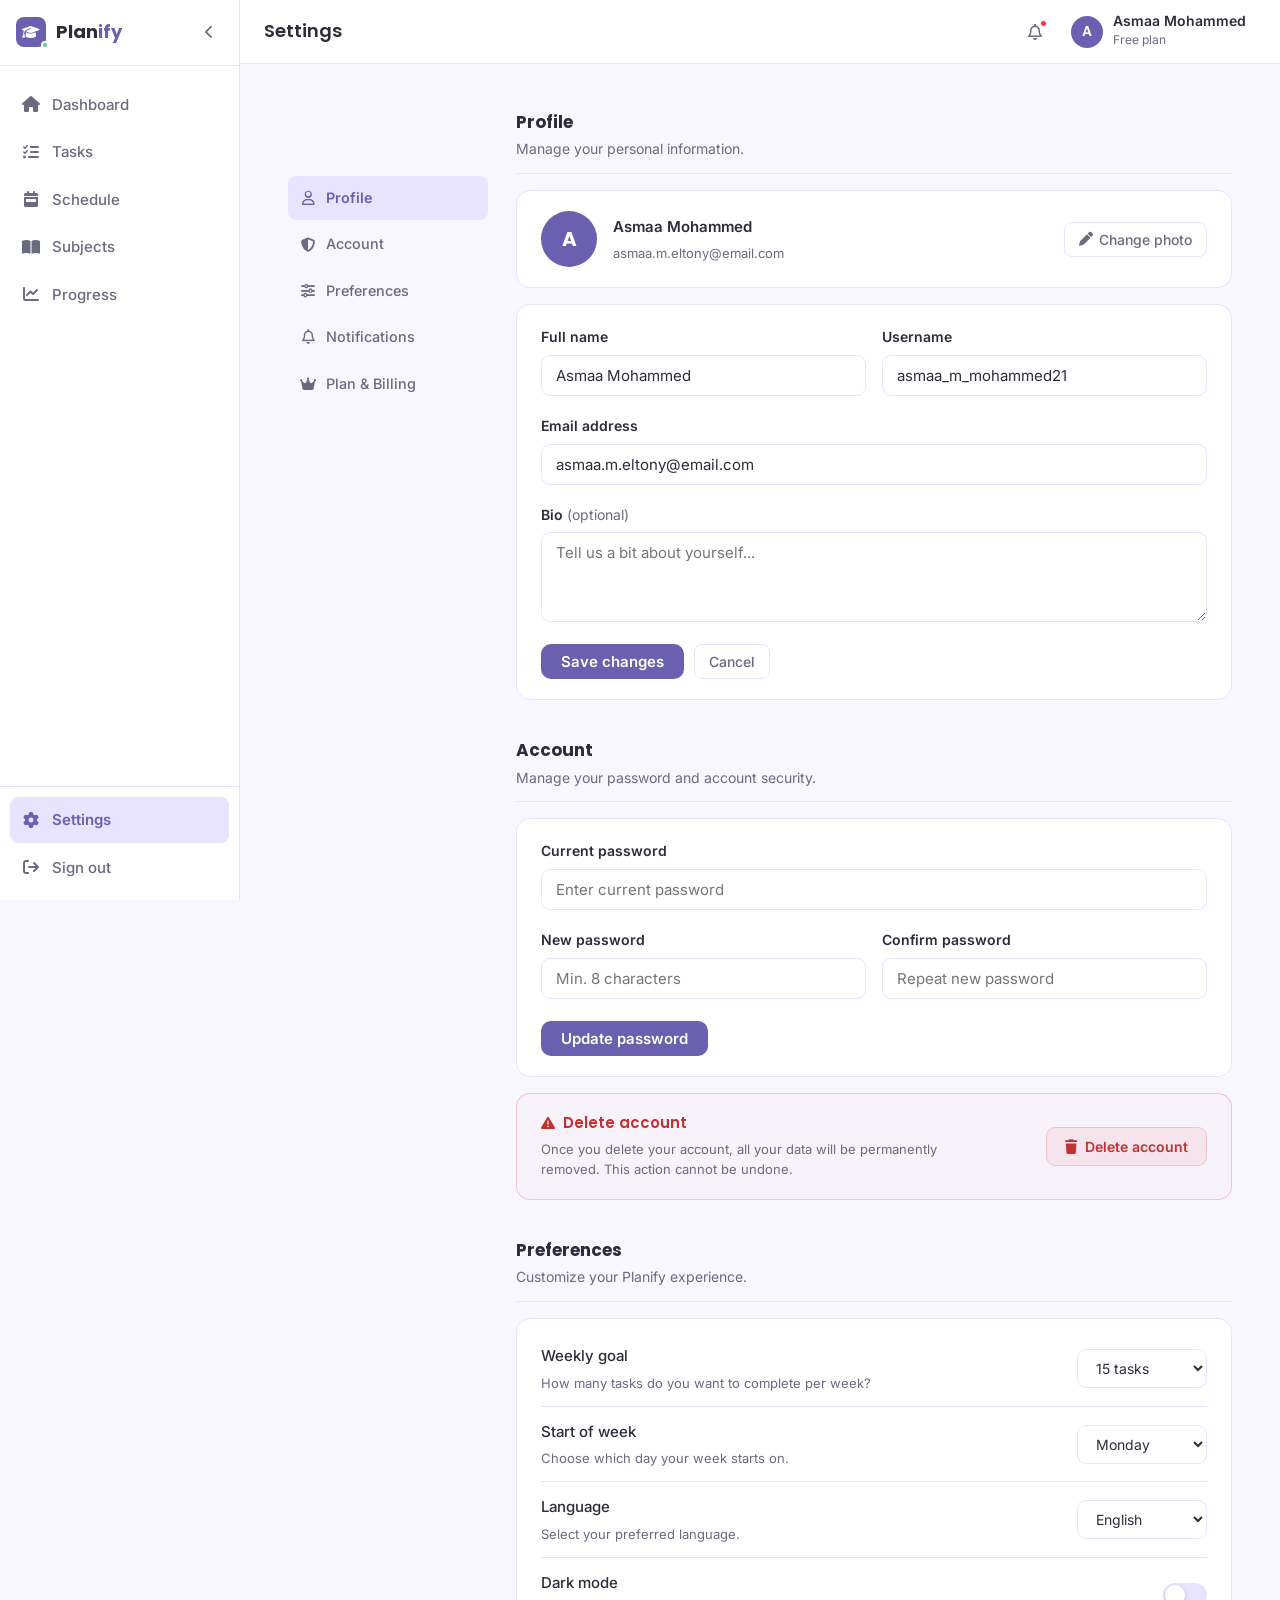
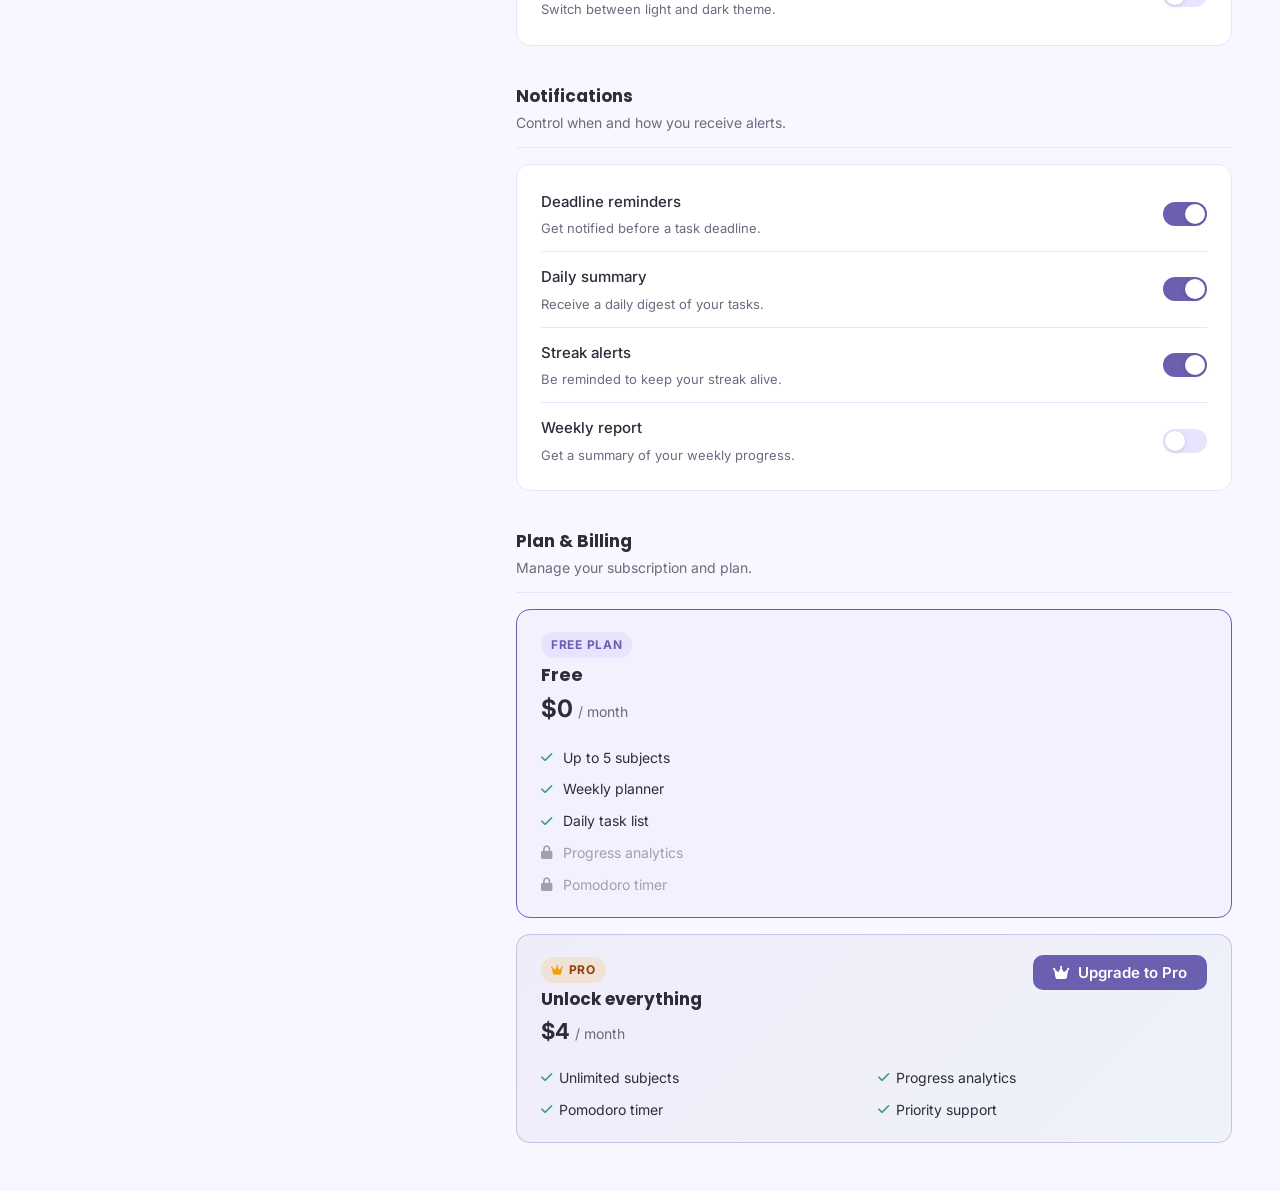
<file: settings.html>
<!DOCTYPE html>
<html lang="en">
<head>
    <meta charset="UTF-8">
    <meta name="viewport" content="width=device-width, initial-scale=1.0">
    <meta name="description" content="Manage your Planify account settings and preferences.">
    <meta name="theme-color" content="#6B5FB0">
    <title>Settings — Planify</title>
    <!-- Google Fonts -->
    <link rel="preconnect" href="https://fonts.googleapis.com">
    <link rel="preconnect" href="https://fonts.gstatic.com" crossorigin>
    <link href="https://fonts.googleapis.com/css2?family=Poppins:wght@400;500;600;700&family=Inter:wght@400;500;600&display=swap" rel="stylesheet">
    <!-- Font Awesome -->
    <link rel="stylesheet" href="https://cdnjs.cloudflare.com/ajax/libs/font-awesome/6.5.1/css/all.min.css" integrity="sha512-DTOQO9RWCH3ppGqcWaEA1BIZOC6xxalwEsw9c2QQeAIftl+Vegovlnee1c9QX4TctnWMn13TZye+giMm8e2LwA==" crossorigin="anonymous" referrerpolicy="no-referrer">
    <!-- Stylesheets -->
    <link rel="stylesheet" href="assets\styles\style.css">
    <link rel="stylesheet" href="assets\styles\app.css">
    <link rel="stylesheet" href="assets\styles\settings.css">
</head>

<body class="app-body">
    <a class="skip-link" href="#main">Skip to main content</a>
    <div class="app-layout">
        <!-- Sidebar -->
        <aside class="sidebar" id="sidebar" aria-label="Main navigation">
            <div class="sidebar-header">
                <a class="sidebar-logo" href="index.html" aria-label="Planify home">
                    <div class="logo-mark">
                        <div class="logo-mark-inner">
                            <i class="fa-solid fa-graduation-cap" aria-hidden="true"></i>
                        </div>
                        <span class="logo-dot"></span>
                    </div>
                    <span class="logo-text">Plan<span>ify</span></span>
                </a>
                <button class="sidebar-collapse-btn" id="js-sidebar-collapse" aria-label="Collapse sidebar">
                    <i class="fa-solid fa-chevron-left" aria-hidden="true"></i>
                </button>
                <button class="sidebar-close js-sidebar-close" id="js-sidebar-close" aria-label="Close navigation">
                    <i class="fa-solid fa-xmark" aria-hidden="true"></i>
                </button>
            </div>
            <nav class="sidebar-nav" aria-label="App navigation">
                <ul class="sidebar-nav-list" role="list">
                    <li>
                        <a class="sidebar-nav-link" href="dashboard.html">
                            <i class="fa-solid fa-house" aria-hidden="true"></i>
                            <span>Dashboard</span>
                        </a>
                    </li>
                    <li>
                        <a class="sidebar-nav-link" href="tasks.html">
                            <i class="fa-solid fa-list-check" aria-hidden="true"></i>
                            <span>Tasks</span>
                        </a>
                    </li>
                    <li>
                        <a class="sidebar-nav-link" href="schedule.html">
                            <i class="fa-solid fa-calendar-week" aria-hidden="true"></i>
                            <span>Schedule</span>
                        </a>
                    </li>
                    <li>
                        <a class="sidebar-nav-link" href="subjects.html">
                            <i class="fa-solid fa-book-open" aria-hidden="true"></i>
                            <span>Subjects</span>
                        </a>
                    </li>
                    <li>
                        <a class="sidebar-nav-link" href="progress.html">
                            <i class="fa-solid fa-chart-line" aria-hidden="true"></i>
                            <span>Progress</span>
                        </a>
                    </li>
                </ul>
            </nav>
            <div class="sidebar-footer">
                <ul class="sidebar-footer-list" role="list">
                    <li>
                        <a class="sidebar-nav-link is-active" href="settings.html" aria-current="page">
                            <i class="fa-solid fa-gear" aria-hidden="true"></i>
                            <span>Settings</span>
                        </a>
                    </li>
                    <li>
                        <a class="sidebar-nav-link sidebar-nav-link-danger" href="index.html">
                            <i class="fa-solid fa-arrow-right-from-bracket" aria-hidden="true"></i>
                            <span>Sign out</span>
                        </a>
                    </li>
                </ul>
            </div>
        </aside>
        <!-- Sidebar overlay -->
        <div class="sidebar-overlay js-sidebar-overlay" id="js-sidebar-overlay" aria-hidden="true"></div>
        <div class="app-main">
            <!-- Top navbar -->
            <header class="app-navbar" role="banner">
                <div class="app-navbar-left">
                    <button class="app-navbar-toggle js-sidebar-open" id="js-sidebar-open" aria-label="Open navigation menu" aria-expanded="false" aria-controls="sidebar">
                        <i class="fa-solid fa-bars" aria-hidden="true"></i>
                    </button>
                    <div class="app-navbar-page-title">
                        <h1>Settings</h1>
                    </div>
                </div>
                <div class="app-navbar-right">
                    <button class="app-navbar-icon-btn" aria-label="Notifications">
                        <i class="fa-regular fa-bell" aria-hidden="true"></i>
                        <span class="notification-dot" aria-hidden="true"></span>
                    </button>
                    <div class="app-navbar-user">
                        <div class="user-avatar" aria-hidden="true">A</div>
                        <div class="user-info">
                            <span class="user-name">Asmaa Mohammed</span>
                            <span class="user-plan">Free plan</span>
                        </div>
                    </div>
                </div>
            </header>
            <!-- Main content -->
            <main class="app-content" id="main">
                <div class="settings-layout">
                    <!-- Settings sidebar nav -->
                    <nav class="settings-nav" aria-label="Settings sections">
                        <ul class="settings-nav-list" role="list">
                            <li>
                                <a class="settings-nav-link is-active" href="#profile">
                                    <i class="fa-regular fa-user" aria-hidden="true"></i>
                                    Profile
                                </a>
                            </li>
                            <li>
                                <a class="settings-nav-link" href="#account">
                                    <i class="fa-solid fa-shield-halved" aria-hidden="true"></i>
                                    Account
                                </a>
                            </li>
                            <li>
                                <a class="settings-nav-link" href="#preferences">
                                    <i class="fa-solid fa-sliders" aria-hidden="true"></i>
                                    Preferences
                                </a>
                            </li>
                            <li>
                                <a class="settings-nav-link" href="#notifications">
                                    <i class="fa-regular fa-bell" aria-hidden="true"></i>
                                    Notifications
                                </a>
                            </li>
                            <li>
                                <a class="settings-nav-link" href="#plan">
                                    <i class="fa-solid fa-crown" aria-hidden="true"></i>
                                    Plan & Billing
                                </a>
                            </li>
                        </ul>
                    </nav>
                    <!-- Settings content -->
                    <div class="settings-content">
                        <!-- Profile -->
                        <section class="settings-section" id="profile" aria-labelledby="profile-heading">
                            <div class="settings-section-header">
                                <h2 class="settings-section-title" id="profile-heading">Profile</h2>
                                <p class="settings-section-desc">Manage your personal information.</p>
                            </div>
                            <!-- Avatar -->
                            <div class="settings-card">
                                <div class="avatar-row">
                                    <div class="avatar-large" aria-hidden="true">A</div>
                                    <div class="avatar-info">
                                        <span class="avatar-name">Asmaa Mohammed</span>
                                        <span class="avatar-email">asmaa.m.eltony@email.com</span>
                                    </div>
                                    <button class="btn-ghost">
                                        <i class="fa-solid fa-pen" aria-hidden="true"></i>
                                        Change photo
                                    </button>
                                </div>
                            </div>
                            <!-- Form -->
                            <div class="settings-card">
                                <div class="settings-form">
                                    <div class="form-row">
                                        <div class="form-group">
                                            <label class="form-label" for="s-fullname">Full name</label>
                                            <input class="form-input" type="text" id="s-fullname" value="Asmaa Mohammed" autocomplete="name">
                                        </div>
                                        <div class="form-group">
                                            <label class="form-label" for="s-username">Username</label>
                                            <input class="form-input" type="text" id="s-username" value="asmaa_m_mohammed21" autocomplete="username">
                                        </div>
                                    </div>
                                    <div class="form-group">
                                        <label class="form-label" for="s-email">Email address</label>
                                        <input class="form-input" type="email" id="s-email" value="asmaa.m.eltony@email.com" autocomplete="email">
                                    </div>
                                    <div class="form-group">
                                        <label class="form-label" for="s-bio">Bio <span class="form-label-opt">(optional)</span></label>
                                        <textarea class="form-input form-textarea" id="s-bio" rows="3" placeholder="Tell us a bit about yourself..."></textarea>
                                    </div>
                                    <div class="form-actions">
                                        <button class="btn btn-primary">Save changes</button>
                                        <button class="btn-ghost">Cancel</button>
                                    </div>
                                </div>
                            </div>
                        </section>
                        <!-- Account -->
                        <section class="settings-section" id="account" aria-labelledby="account-heading">
                            <div class="settings-section-header">
                                <h2 class="settings-section-title" id="account-heading">Account</h2>
                                <p class="settings-section-desc">Manage your password and account security.</p>
                            </div>
                            <div class="settings-card">
                                <div class="settings-form">
                                    <div class="form-group">
                                        <label class="form-label" for="s-current-pass">Current password</label>
                                        <input class="form-input" type="password" id="s-current-pass" placeholder="Enter current password" autocomplete="current-password">
                                    </div>
                                    <div class="form-row">
                                        <div class="form-group">
                                            <label class="form-label" for="s-new-pass">New password</label>
                                            <input class="form-input" type="password" id="s-new-pass" placeholder="Min. 8 characters" autocomplete="new-password">
                                        </div>
                                        <div class="form-group">
                                            <label class="form-label" for="s-confirm-pass">Confirm password</label>
                                            <input class="form-input" type="password" id="s-confirm-pass" placeholder="Repeat new password" autocomplete="new-password">
                                        </div>
                                    </div>
                                    <div class="form-actions">
                                        <button class="btn btn-primary">Update password</button>
                                    </div>
                                </div>
                            </div>
                            <!-- Danger zone -->
                            <div class="settings-card settings-card-danger">
                                <div class="danger-zone">
                                    <div class="danger-info">
                                        <h3 class="danger-title">
                                            <i class="fa-solid fa-triangle-exclamation" aria-hidden="true"></i>
                                            Delete account
                                        </h3>
                                        <p class="danger-desc">Once you delete your account, all your data will be permanently removed. This action cannot be undone.</p>
                                    </div>
                                    <button class="btn-danger">
                                        <i class="fa-solid fa-trash" aria-hidden="true"></i>
                                        Delete account
                                    </button>
                                </div>
                            </div>
                        </section>
                        <!-- Preferences -->
                        <section class="settings-section" id="preferences" aria-labelledby="preferences-heading">
                            <div class="settings-section-header">
                                <h2 class="settings-section-title" id="preferences-heading">Preferences</h2>
                                <p class="settings-section-desc">Customize your Planify experience.</p>
                            </div>
                            <div class="settings-card">
                                <div class="settings-row">
                                    <div class="settings-row-info">
                                        <span class="settings-row-label">Weekly goal</span>
                                        <span class="settings-row-desc">How many tasks do you want to complete per week?</span>
                                    </div>
                                    <select class="form-select" aria-label="Weekly goal">
                                        <option>10 tasks</option>
                                        <option selected>15 tasks</option>
                                        <option>20 tasks</option>
                                        <option>25 tasks</option>
                                    </select>
                                </div>
                                <div class="settings-divider"></div>
                                <div class="settings-row">
                                    <div class="settings-row-info">
                                        <span class="settings-row-label">Start of week</span>
                                        <span class="settings-row-desc">Choose which day your week starts on.</span>
                                    </div>
                                    <select class="form-select" aria-label="Start of week">
                                        <option>Sunday</option>
                                        <option selected>Monday</option>
                                        <option>Saturday</option>
                                    </select>
                                </div>
                                <div class="settings-divider"></div>
                                <div class="settings-row">
                                    <div class="settings-row-info">
                                        <span class="settings-row-label">Language</span>
                                        <span class="settings-row-desc">Select your preferred language.</span>
                                    </div>
                                    <select class="form-select" aria-label="Language">
                                        <option selected>English</option>
                                        <option>العربية</option>
                                    </select>
                                </div>
                                <div class="settings-divider"></div>
                                <div class="settings-row">
                                    <div class="settings-row-info">
                                        <span class="settings-row-label">Dark mode</span>
                                        <span class="settings-row-desc">Switch between light and dark theme.</span>
                                    </div>
                                    <label class="toggle" aria-label="Toggle dark mode">
                                        <input type="checkbox" role="switch" aria-checked="false">
                                        <span class="toggle-track">
                                            <span class="toggle-thumb"></span>
                                        </span>
                                    </label>
                                </div>
                            </div>
                        </section>
                        <!-- Notifications -->
                        <section class="settings-section" id="notifications" aria-labelledby="notif-heading">
                            <div class="settings-section-header">
                                <h2 class="settings-section-title" id="notif-heading">Notifications</h2>
                                <p class="settings-section-desc">Control when and how you receive alerts.</p>
                            </div>
                            <div class="settings-card">
                                <div class="settings-row">
                                    <div class="settings-row-info">
                                        <span class="settings-row-label">Deadline reminders</span>
                                        <span class="settings-row-desc">Get notified before a task deadline.</span>
                                    </div>
                                    <label class="toggle" aria-label="Toggle deadline reminders">
                                        <input type="checkbox" role="switch" aria-checked="true" checked>
                                        <span class="toggle-track">
                                            <span class="toggle-thumb"></span>
                                        </span>
                                    </label>
                                </div>
                                <div class="settings-divider"></div>
                                <div class="settings-row">
                                    <div class="settings-row-info">
                                        <span class="settings-row-label">Daily summary</span>
                                        <span class="settings-row-desc">Receive a daily digest of your tasks.</span>
                                    </div>
                                    <label class="toggle" aria-label="Toggle daily summary">
                                        <input type="checkbox" role="switch" aria-checked="true" checked>
                                        <span class="toggle-track">
                                            <span class="toggle-thumb"></span>
                                        </span>
                                    </label>
                                </div>
                                <div class="settings-divider"></div>
                                <div class="settings-row">
                                    <div class="settings-row-info">
                                        <span class="settings-row-label">Streak alerts</span>
                                        <span class="settings-row-desc">Be reminded to keep your streak alive.</span>
                                    </div>
                                    <label class="toggle" aria-label="Toggle streak alerts">
                                        <input type="checkbox" role="switch" aria-checked="true" checked>
                                        <span class="toggle-track">
                                            <span class="toggle-thumb"></span>
                                        </span>
                                    </label>
                                </div>
                                <div class="settings-divider"></div>
                                <div class="settings-row">
                                    <div class="settings-row-info">
                                        <span class="settings-row-label">Weekly report</span>
                                        <span class="settings-row-desc">Get a summary of your weekly progress.</span>
                                    </div>
                                    <label class="toggle" aria-label="Toggle weekly report">
                                        <input type="checkbox" role="switch" aria-checked="false">
                                        <span class="toggle-track">
                                            <span class="toggle-thumb"></span>
                                        </span>
                                    </label>
                                </div>
                            </div>
                        </section>
                        <!-- Plan & Billing -->
                        <section class="settings-section" id="plan" aria-labelledby="plan-heading">
                            <div class="settings-section-header">
                                <h2 class="settings-section-title" id="plan-heading">Plan & Billing</h2>
                                <p class="settings-section-desc">Manage your subscription and plan.</p>
                            </div>
                            <!-- Current plan -->
                            <div class="settings-card plan-card">
                                <div class="plan-current">
                                    <div class="plan-info">
                                        <span class="plan-badge">Free plan</span>
                                        <h3 class="plan-name">Free</h3>
                                        <p class="plan-price">$0 <span>/ month</span></p>
                                    </div>
                                    <ul class="plan-features" role="list">
                                        <li class="plan-feature">
                                            <i class="fa-solid fa-check" aria-hidden="true"></i>
                                            Up to 5 subjects
                                        </li>
                                        <li class="plan-feature">
                                            <i class="fa-solid fa-check" aria-hidden="true"></i>
                                            Weekly planner
                                        </li>
                                        <li class="plan-feature">
                                            <i class="fa-solid fa-check" aria-hidden="true"></i>
                                            Daily task list
                                        </li>
                                        <li class="plan-feature plan-feature-locked">
                                            <i class="fa-solid fa-lock" aria-hidden="true"></i>
                                            Progress analytics
                                        </li>
                                        <li class="plan-feature plan-feature-locked">
                                            <i class="fa-solid fa-lock" aria-hidden="true"></i>
                                            Pomodoro timer
                                        </li>
                                    </ul>
                                </div>
                            </div>
                            <!-- Upgrade card -->
                            <div class="settings-card plan-upgrade-card">
                                <div class="upgrade-header">
                                    <div class="upgrade-info">
                                        <span class="upgrade-badge">
                                            <i class="fa-solid fa-crown" aria-hidden="true"></i>
                                            Pro
                                        </span>
                                        <h3 class="upgrade-name">Unlock everything</h3>
                                        <p class="upgrade-price">$4 <span>/ month</span></p>
                                    </div>
                                    <button class="btn btn-primary upgrade-btn">
                                        <i class="fa-solid fa-crown" aria-hidden="true"></i>
                                        Upgrade to Pro
                                    </button>
                                </div>
                                <ul class="upgrade-features" role="list">
                                    <li><i class="fa-solid fa-check" aria-hidden="true"></i> Unlimited subjects</li>
                                    <li><i class="fa-solid fa-check" aria-hidden="true"></i> Progress analytics</li>
                                    <li><i class="fa-solid fa-check" aria-hidden="true"></i> Pomodoro timer</li>
                                    <li><i class="fa-solid fa-check" aria-hidden="true"></i> Priority support</li>
                                </ul>
                            </div>
                        </section>
                    </div>
                </div>
            </main>
        </div>
    </div>
    <!-- JS -->
    <script src="assets/js/app.js"></script>
</body>
</html>
</file>
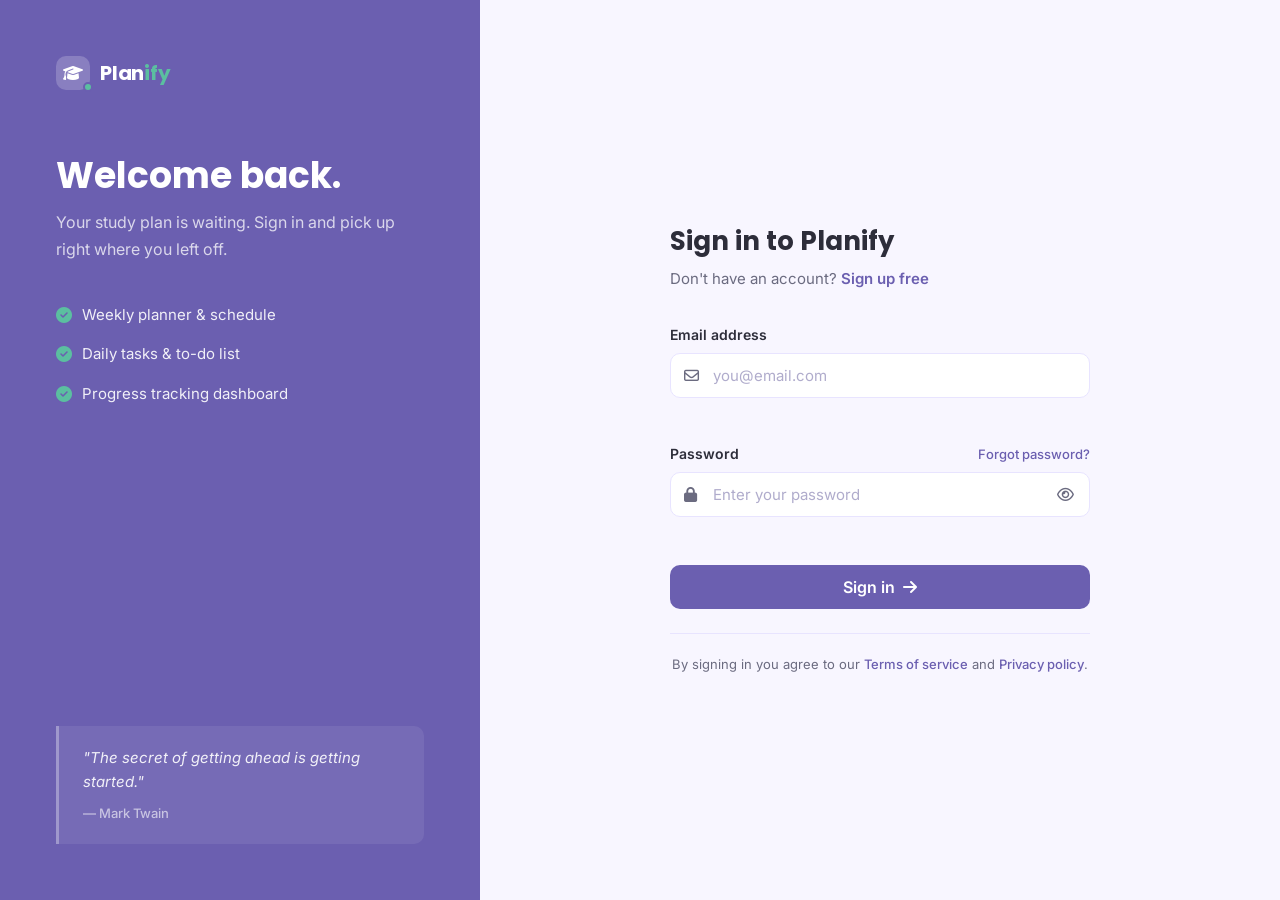
<file: signin.html>
<!DOCTYPE html>
<html lang="en">
<head>
    <meta charset="UTF-8">
    <meta name="viewport" content="width=device-width, initial-scale=1.0">
    <meta name="description" content="Sign in to your Planify account and continue planning your study.">
    <meta name="theme-color" content="#6B5FB0">
    <title>Sign in — Planify</title>
    <!-- Google Fonts -->
    <link rel="preconnect" href="https://fonts.googleapis.com">
    <link rel="preconnect" href="https://fonts.gstatic.com" crossorigin>
    <link href="https://fonts.googleapis.com/css2?family=Poppins:wght@400;500;600;700&family=Inter:wght@400;500;600&display=swap" rel="stylesheet">
    <!-- Font Awesome -->
    <link rel="stylesheet" href="https://cdnjs.cloudflare.com/ajax/libs/font-awesome/6.5.1/css/all.min.css" integrity="sha512-DTOQO9RWCH3ppGqcWaEA1BIZOC6xxalwEsw9c2QQeAIftl+Vegovlnee1c9QX4TctnWMn13TZye+giMm8e2LwA==" crossorigin="anonymous" referrerpolicy="no-referrer">
    <!-- Stylesheets -->
    <link rel="stylesheet" href="assets\styles\style.css">
    <link rel="stylesheet" href="assets\styles\auth.css">
</head>

<body class="auth-body">
    <a class="skip-link" href="#main">Skip to main content</a>
    <div class="auth-layout">
        <!-- Left panel — branding -->
        <aside class="auth-panel" aria-hidden="true">
            <div class="auth-panel-content">
                <a class="auth-panel-logo" href="index.html" tabindex="-1">
                    <div class="logo-mark">
                        <div class="logo-mark-inner">
                            <i class="fa-solid fa-graduation-cap"></i>
                        </div>
                        <span class="logo-dot"></span>
                    </div>
                    <span class="logo-text">Plan<span>ify</span></span>
                </a>
                <div class="auth-panel-body">
                    <h2 class="auth-panel-heading">Welcome back.</h2>
                    <p class="auth-panel-text">
                        Your study plan is waiting. Sign in and pick up right where you left off.
                    </p>
                </div>
                <ul class="auth-panel-features" role="list">
                    <li>
                        <i class="fa-solid fa-circle-check" aria-hidden="true"></i>
                        Weekly planner &amp; schedule
                    </li>
                    <li>
                        <i class="fa-solid fa-circle-check" aria-hidden="true"></i>
                        Daily tasks &amp; to-do list
                    </li>
                    <li>
                        <i class="fa-solid fa-circle-check" aria-hidden="true"></i>
                        Progress tracking dashboard
                    </li>
                </ul>
                <blockquote class="auth-panel-quote">
                    <p>"The secret of getting ahead is getting started."</p>
                    <footer>— Mark Twain</footer>
                </blockquote>
            </div>
        </aside>
        <!-- Right panel — form -->
        <main class="auth-form-panel" id="main">
            <div class="auth-form-wrapper">
                <a class="auth-mobile-logo" href="index.html" aria-label="Planify home">
                    <div class="logo-mark">
                        <div class="logo-mark-inner">
                            <i class="fa-solid fa-graduation-cap" aria-hidden="true"></i>
                        </div>
                        <span class="logo-dot"></span>
                    </div>
                    <span class="logo-text">Plan<span>ify</span></span>
                </a>
                <header class="auth-form-header">
                    <h1 class="auth-form-title">Sign in to Planify</h1>
                    <p class="auth-form-subtitle">
                        Don't have an account?
                        <a class="auth-switch-link" href="signup.html">Sign up free</a>
                    </p>
                </header>
                <form class="auth-form" id="signin-form" novalidate aria-label="Sign in form">
                    <!-- Email -->
                    <div class="form-group">
                        <label class="form-label" for="email">Email address</label>
                        <div class="input-wrapper">
                            <i class="fa-regular fa-envelope input-icon" aria-hidden="true"></i>
                            <input
                                class="form-input"
                                type="email"
                                id="email"
                                name="email"
                                placeholder="you@email.com"
                                autocomplete="email"
                                required
                                aria-required="true"
                                aria-describedby="email-error"
                            >
                        </div>
                        <span class="form-error" id="email-error" role="alert" aria-live="polite"></span>
                    </div>
                    <!-- Password -->
                    <div class="form-group">
                        <div class="form-label-row">
                            <label class="form-label" for="password">Password</label>
                            <a class="form-forgot-link" href="#">Forgot password?</a>
                        </div>
                        <div class="input-wrapper">
                            <i class="fa-solid fa-lock input-icon" aria-hidden="true"></i>
                            <input
                                class="form-input"
                                type="password"
                                id="password"
                                name="password"
                                placeholder="Enter your password"
                                autocomplete="current-password"
                                required
                                aria-required="true"
                                aria-describedby="password-error"
                            >
                            <button
                                class="input-toggle-password"
                                type="button"
                                id="toggle-password"
                                aria-label="Show password"
                                aria-controls="password"
                            >
                                <i class="fa-regular fa-eye" aria-hidden="true"></i>
                            </button>
                        </div>
                        <span class="form-error" id="password-error" role="alert" aria-live="polite"></span>
                    </div>
                    <button class="btn btn-primary btn-full auth-submit" type="submit">
                        Sign in
                        <i class="fa-solid fa-arrow-right" aria-hidden="true"></i>
                    </button>
                </form>
                <footer class="auth-form-footer">
                    <p>
                        By signing in you agree to our
                        <a href="#">Terms of service</a> and
                        <a href="#">Privacy policy</a>.
                    </p>
                </footer>
            </div>
        </main>
    </div>
    <!-- JS -->
    <script src="assets\js\main.js"></script>
</body>
</html>
</file>
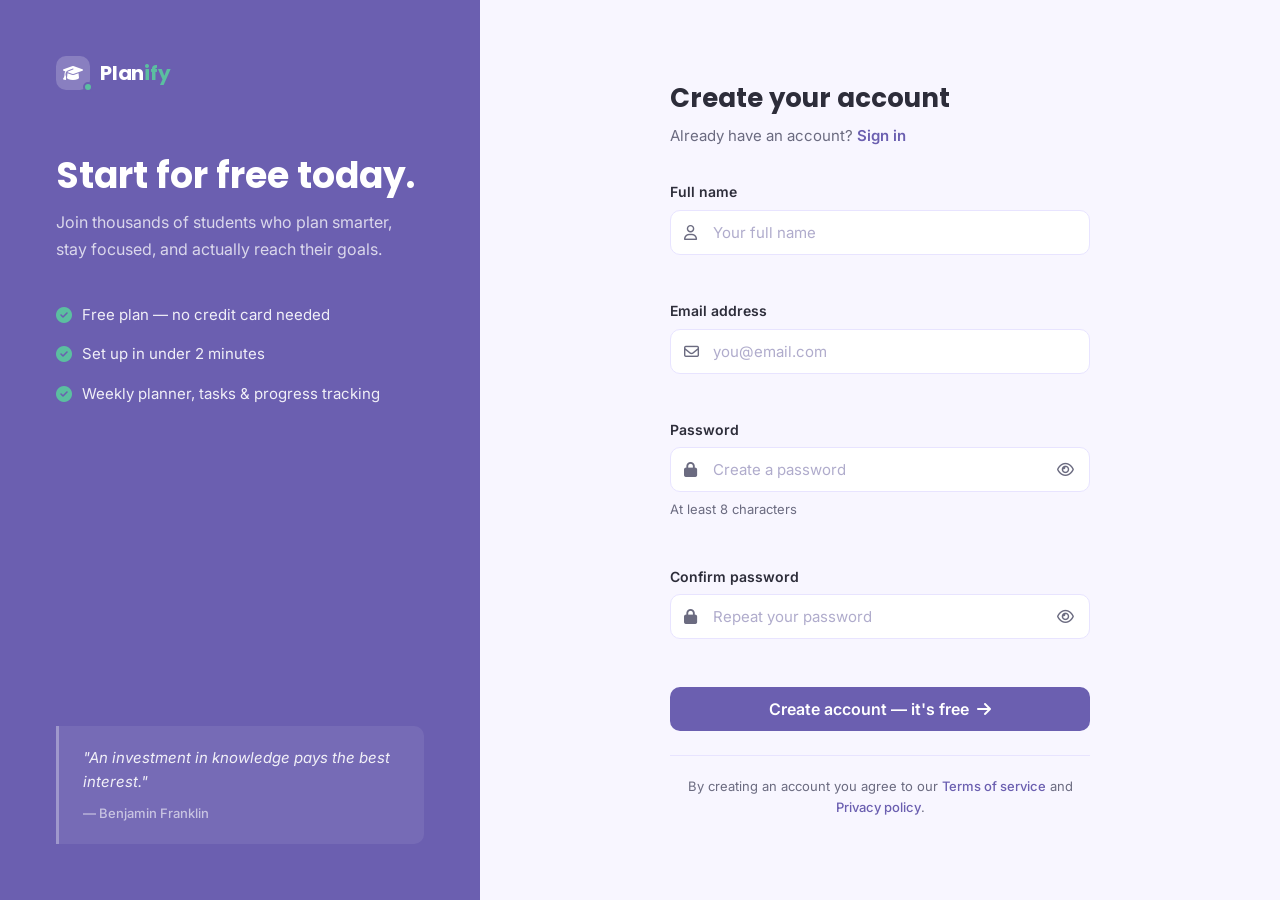
<file: signup.html>
<!DOCTYPE html>
<html lang="en">
<head>
    <meta charset="UTF-8">
    <meta name="viewport" content="width=device-width, initial-scale=1.0">
    <meta name="description" content="Create your free Planify account and start organizing your study today.">
    <meta name="theme-color" content="#6B5FB0">
    <title>Sign up — Planify</title>
    <!-- Google Fonts -->
    <link rel="preconnect" href="https://fonts.googleapis.com">
    <link rel="preconnect" href="https://fonts.gstatic.com" crossorigin>
    <link href="https://fonts.googleapis.com/css2?family=Poppins:wght@400;500;600;700&family=Inter:wght@400;500;600&display=swap" rel="stylesheet">
    <!-- Font Awesome -->
    <link rel="stylesheet" href="https://cdnjs.cloudflare.com/ajax/libs/font-awesome/6.5.1/css/all.min.css" integrity="sha512-DTOQO9RWCH3ppGqcWaEA1BIZOC6xxalwEsw9c2QQeAIftl+Vegovlnee1c9QX4TctnWMn13TZye+giMm8e2LwA==" crossorigin="anonymous" referrerpolicy="no-referrer">
    <!-- Stylesheets -->
    <link rel="stylesheet" href="assets\styles\style.css">
    <link rel="stylesheet" href="assets\styles\auth.css">
</head>
<body class="auth-body">
    <a class="skip-link" href="#main">Skip to main content</a>
    <div class="auth-layout">
        <!-- Left panel — branding -->
        <aside class="auth-panel" aria-hidden="true">
            <div class="auth-panel-content">
                <a class="auth-panel-logo" href="index.html" tabindex="-1">
                    <div class="logo-mark">
                        <div class="logo-mark-inner">
                            <i class="fa-solid fa-graduation-cap"></i>
                        </div>
                        <span class="logo-dot"></span>
                    </div>
                    <span class="logo-text">Plan<span>ify</span></span>
                </a>
                <div class="auth-panel-body">
                    <h2 class="auth-panel-heading">Start for free today.</h2>
                    <p class="auth-panel-text">
                        Join thousands of students who plan smarter, stay focused, and actually reach their goals.
                    </p>
                </div>
                <ul class="auth-panel-features" role="list">
                    <li>
                        <i class="fa-solid fa-circle-check" aria-hidden="true"></i>
                        Free plan — no credit card needed
                    </li>
                    <li>
                        <i class="fa-solid fa-circle-check" aria-hidden="true"></i>
                        Set up in under 2 minutes
                    </li>
                    <li>
                        <i class="fa-solid fa-circle-check" aria-hidden="true"></i>
                        Weekly planner, tasks &amp; progress tracking
                    </li>
                </ul>
                <blockquote class="auth-panel-quote">
                    <p>"An investment in knowledge pays the best interest."</p>
                    <footer>— Benjamin Franklin</footer>
                </blockquote>
            </div>
        </aside>
        <!-- Right panel — form -->
        <main class="auth-form-panel" id="main">
            <div class="auth-form-wrapper">
                <a class="auth-mobile-logo" href="index.html" aria-label="Planify home">
                    <div class="logo-mark">
                        <div class="logo-mark-inner">
                            <i class="fa-solid fa-graduation-cap" aria-hidden="true"></i>
                        </div>
                        <span class="logo-dot"></span>
                    </div>
                    <span class="logo-text">Plan<span>ify</span></span>
                </a>
                <header class="auth-form-header">
                    <h1 class="auth-form-title">Create your account</h1>
                    <p class="auth-form-subtitle">
                        Already have an account?
                        <a class="auth-switch-link" href="signin.html">Sign in</a>
                    </p>
                </header>
                <form class="auth-form" id="signup-form" novalidate aria-label="Sign up form">
                    <!-- Full name -->
                    <div class="form-group">
                        <label class="form-label" for="fullname">Full name</label>
                        <div class="input-wrapper">
                            <i class="fa-regular fa-user input-icon" aria-hidden="true"></i>
                            <input
                                class="form-input"
                                type="text"
                                id="fullname"
                                name="fullname"
                                placeholder="Your full name"
                                autocomplete="name"
                                required
                                aria-required="true"
                                aria-describedby="fullname-error"
                            >
                        </div>
                        <span class="form-error" id="fullname-error" role="alert" aria-live="polite"></span>
                    </div>
                    <!-- Email -->
                    <div class="form-group">
                        <label class="form-label" for="email">Email address</label>
                        <div class="input-wrapper">
                            <i class="fa-regular fa-envelope input-icon" aria-hidden="true"></i>
                            <input
                                class="form-input"
                                type="email"
                                id="email"
                                name="email"
                                placeholder="you@email.com"
                                autocomplete="email"
                                required
                                aria-required="true"
                                aria-describedby="email-error"
                            >
                        </div>
                        <span class="form-error" id="email-error" role="alert" aria-live="polite"></span>
                    </div>
                    <!-- Password -->
                    <div class="form-group">
                        <label class="form-label" for="password">Password</label>
                        <div class="input-wrapper">
                            <i class="fa-solid fa-lock input-icon" aria-hidden="true"></i>
                            <input
                                class="form-input"
                                type="password"
                                id="password"
                                name="password"
                                placeholder="Create a password"
                                autocomplete="new-password"
                                required
                                aria-required="true"
                                aria-describedby="password-error password-hint"
                            >
                            <button
                                class="input-toggle-password"
                                type="button"
                                id="toggle-password"
                                aria-label="Show password"
                                aria-controls="password"
                            >
                                <i class="fa-regular fa-eye" aria-hidden="true"></i>
                            </button>
                        </div>
                        <span class="form-hint" id="password-hint">At least 8 characters</span>
                        <span class="form-error" id="password-error" role="alert" aria-live="polite"></span>
                    </div>
                    <!-- Confirm password -->
                    <div class="form-group">
                        <label class="form-label" for="confirm-password">Confirm password</label>
                        <div class="input-wrapper">
                            <i class="fa-solid fa-lock input-icon" aria-hidden="true"></i>
                            <input
                                class="form-input"
                                type="password"
                                id="confirm-password"
                                name="confirm-password"
                                placeholder="Repeat your password"
                                autocomplete="new-password"
                                required
                                aria-required="true"
                                aria-describedby="confirm-password-error"
                            >
                            <button
                                class="input-toggle-password"
                                type="button"
                                id="toggle-confirm-password"
                                aria-label="Show confirm password"
                                aria-controls="confirm-password"
                            >
                                <i class="fa-regular fa-eye" aria-hidden="true"></i>
                            </button>
                        </div>
                        <span class="form-error" id="confirm-password-error" role="alert" aria-live="polite"></span>
                    </div>
                    <!-- Submit -->
                    <button class="btn btn-primary btn-full auth-submit" type="submit">
                        Create account — it's free
                        <i class="fa-solid fa-arrow-right" aria-hidden="true"></i>
                    </button>
                </form>
                <footer class="auth-form-footer">
                    <p>
                        By creating an account you agree to our
                        <a href="#">Terms of service</a> and
                        <a href="#">Privacy policy</a>.
                    </p>
                </footer>
            </div>
        </main>
    </div>
    <!-- JS -->
    <script src="assets\js\main.js"></script>
</body>
</html>
</file>
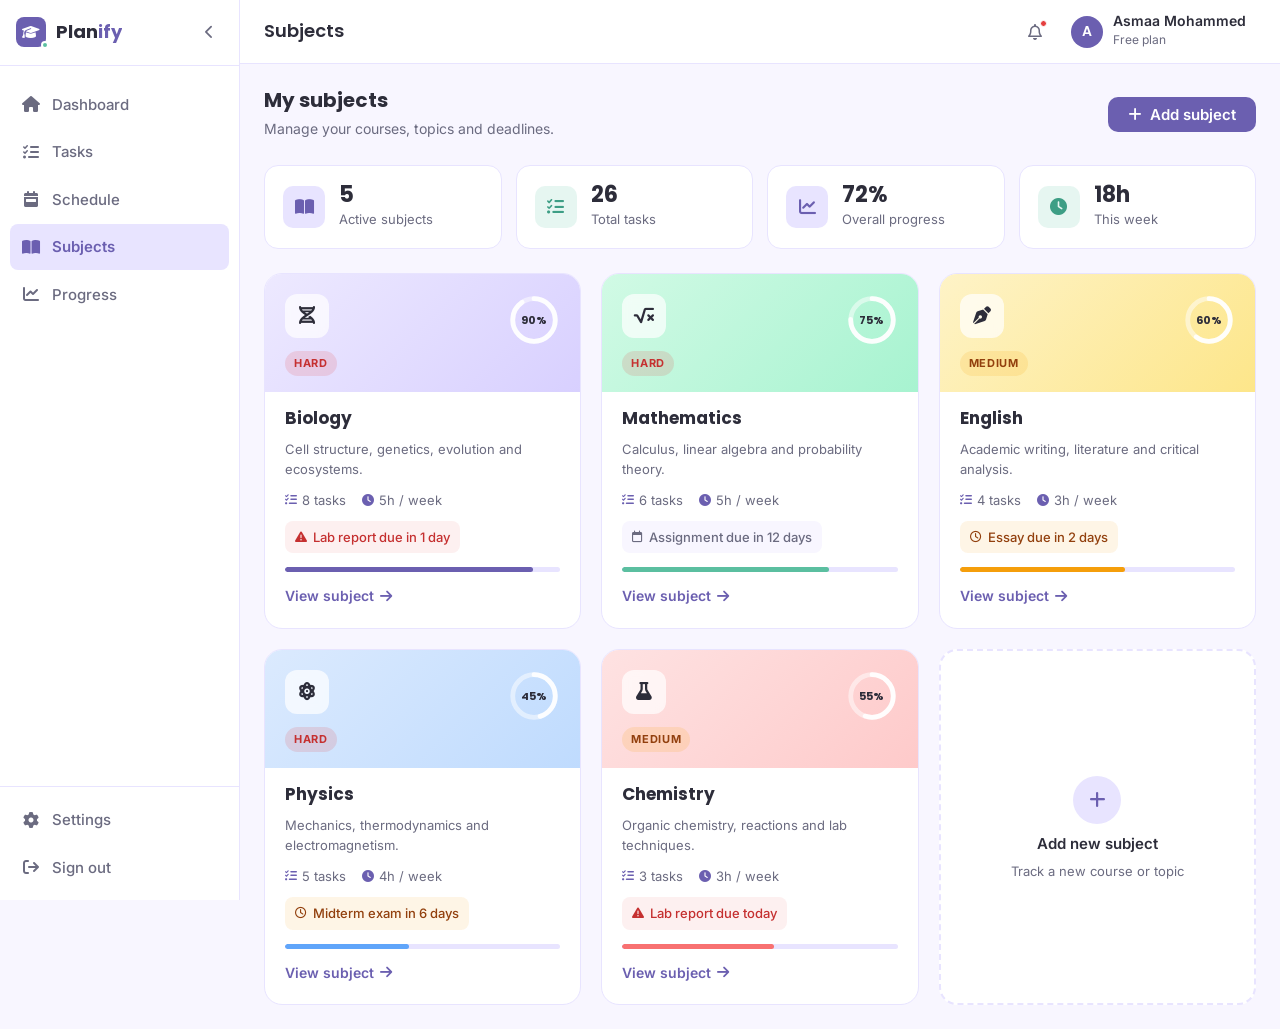
<file: subjects.html>
<!DOCTYPE html>
<html lang="en">
<head>
    <meta charset="UTF-8">
    <meta name="viewport" content="width=device-width, initial-scale=1.0">
    <meta name="description" content="Manage your study subjects and track progress with Planify.">
    <meta name="theme-color" content="#6B5FB0">
    <title>Subjects — Planify</title>
    <!-- Google Fonts -->
    <link rel="preconnect" href="https://fonts.googleapis.com">
    <link rel="preconnect" href="https://fonts.gstatic.com" crossorigin>
    <link href="https://fonts.googleapis.com/css2?family=Poppins:wght@400;500;600;700&family=Inter:wght@400;500;600&display=swap" rel="stylesheet">
    <!-- Font Awesome -->
    <link rel="stylesheet" href="https://cdnjs.cloudflare.com/ajax/libs/font-awesome/6.5.1/css/all.min.css" integrity="sha512-DTOQO9RWCH3ppGqcWaEA1BIZOC6xxalwEsw9c2QQeAIftl+Vegovlnee1c9QX4TctnWMn13TZye+giMm8e2LwA==" crossorigin="anonymous" referrerpolicy="no-referrer">
    <!-- Stylesheets -->
    <link rel="stylesheet" href="assets\styles\style.css">
    <link rel="stylesheet" href="assets\styles\app.css">
    <link rel="stylesheet" href="assets\styles\subjects.css">
</head>

<body class="app-body">
    <a class="skip-link" href="#main">Skip to main content</a>
    <div class="app-layout">
        <!-- Sidebar -->
        <aside class="sidebar" id="sidebar" aria-label="Main navigation">
            <div class="sidebar-header">
                <a class="sidebar-logo" href="index.html" aria-label="Planify home">
                    <div class="logo-mark">
                        <div class="logo-mark-inner">
                            <i class="fa-solid fa-graduation-cap" aria-hidden="true"></i>
                        </div>
                        <span class="logo-dot"></span>
                    </div>
                    <span class="logo-text">Plan<span>ify</span></span>
                </a>
                <button class="sidebar-collapse-btn" id="js-sidebar-collapse" aria-label="Collapse sidebar">
                    <i class="fa-solid fa-chevron-left" aria-hidden="true"></i>
                </button>
                <button class="sidebar-close js-sidebar-close" id="js-sidebar-close" aria-label="Close navigation">
                    <i class="fa-solid fa-xmark" aria-hidden="true"></i>
                </button>
            </div>
            <nav class="sidebar-nav" aria-label="App navigation">
                <ul class="sidebar-nav-list" role="list">
                    <li>
                        <a class="sidebar-nav-link" href="dashboard.html">
                            <i class="fa-solid fa-house" aria-hidden="true"></i>
                            <span>Dashboard</span>
                        </a>
                    </li>
                    <li>
                        <a class="sidebar-nav-link" href="tasks.html">
                            <i class="fa-solid fa-list-check" aria-hidden="true"></i>
                            <span>Tasks</span>
                        </a>
                    </li>
                    <li>
                        <a class="sidebar-nav-link" href="schedule.html">
                            <i class="fa-solid fa-calendar-week" aria-hidden="true"></i>
                            <span>Schedule</span>
                        </a>
                    </li>
                    <li>
                        <a class="sidebar-nav-link is-active" href="subjects.html" aria-current="page">
                            <i class="fa-solid fa-book-open" aria-hidden="true"></i>
                            <span>Subjects</span>
                        </a>
                    </li>
                    <li>
                        <a class="sidebar-nav-link" href="progress.html">
                            <i class="fa-solid fa-chart-line" aria-hidden="true"></i>
                            <span>Progress</span>
                        </a>
                    </li>
                </ul>
            </nav>
            <div class="sidebar-footer">
                <ul class="sidebar-footer-list" role="list">
                    <li>
                        <a class="sidebar-nav-link" href="settings.html">
                            <i class="fa-solid fa-gear" aria-hidden="true"></i>
                            <span>Settings</span>
                        </a>
                    </li>
                    <li>
                        <a class="sidebar-nav-link sidebar-nav-link-danger" href="index.html">
                            <i class="fa-solid fa-arrow-right-from-bracket" aria-hidden="true"></i>
                            <span>Sign out</span>
                        </a>
                    </li>
                </ul>
            </div>
        </aside>
        <!-- Sidebar overlay - mobile -->
        <div class="sidebar-overlay js-sidebar-overlay" id="js-sidebar-overlay" aria-hidden="true"></div>
        <div class="app-main">
            <!-- Top navbar -->
            <header class="app-navbar" role="banner">
                <div class="app-navbar-left">
                    <button class="app-navbar-toggle js-sidebar-open" id="js-sidebar-open" aria-label="Open navigation menu" aria-expanded="false" aria-controls="sidebar">
                        <i class="fa-solid fa-bars" aria-hidden="true"></i>
                    </button>
                    <div class="app-navbar-page-title">
                        <h1>Subjects</h1>
                    </div>
                </div>
                <div class="app-navbar-right">
                    <button class="app-navbar-icon-btn" aria-label="Notifications">
                        <i class="fa-regular fa-bell" aria-hidden="true"></i>
                        <span class="notification-dot" aria-hidden="true"></span>
                    </button>
                    <div class="app-navbar-user">
                        <div class="user-avatar" aria-hidden="true">A</div>
                        <div class="user-info">
                            <span class="user-name">Asmaa Mohammed</span>
                            <span class="user-plan">Free plan</span>
                        </div>
                    </div>
                </div>
            </header>
            <!-- Main content -->
            <main class="app-content" id="main">
                <div class="app-content-inner">
                    <!--  Page header  -->
                    <div class="subjects-header">
                        <div class="subjects-header-text">
                            <h2 class="subjects-title">My subjects</h2>
                            <p class="subjects-subtitle">Manage your courses, topics and deadlines.</p>
                        </div>
                        <button class="btn btn-primary subjects-add-btn">
                            <i class="fa-solid fa-plus" aria-hidden="true"></i>
                            Add subject
                        </button>
                    </div>
                    <!-- Quick stats  -->
                    <div class="subjects-stats" aria-label="Overview statistics">
                        <div class="subj-stat">
                            <div class="subj-stat-icon subj-stat-icon-primary">
                                <i class="fa-solid fa-book-open" aria-hidden="true"></i>
                            </div>
                            <div class="subj-stat-body">
                                <span class="subj-stat-value">5</span>
                                <span class="subj-stat-label">Active subjects</span>
                            </div>
                        </div>
                        <div class="subj-stat">
                            <div class="subj-stat-icon subj-stat-icon-accent">
                                <i class="fa-solid fa-list-check" aria-hidden="true"></i>
                            </div>
                            <div class="subj-stat-body">
                                <span class="subj-stat-value">26</span>
                                <span class="subj-stat-label">Total tasks</span>
                            </div>
                        </div>
                        <div class="subj-stat">
                            <div class="subj-stat-icon subj-stat-icon-primary">
                                <i class="fa-solid fa-chart-line" aria-hidden="true"></i>
                            </div>
                            <div class="subj-stat-body">
                                <span class="subj-stat-value">72%</span>
                                <span class="subj-stat-label">Overall progress</span>
                            </div>
                        </div>
                        <div class="subj-stat">
                            <div class="subj-stat-icon subj-stat-icon-accent">
                                <i class="fa-solid fa-clock" aria-hidden="true"></i>
                            </div>
                            <div class="subj-stat-body">
                                <span class="subj-stat-value">18h</span>
                                <span class="subj-stat-label">This week</span>
                            </div>
                        </div>
                    </div>
                    <!--  Subjects grid  -->
                    <div class="subjects-grid" role="list" aria-label="Subjects list">
                        <!-- Biology -->
                        <article class="subject-card" role="listitem" aria-labelledby="subj-biology">
                            <div class="subject-card-top subject-color-biology">
                                <div class="subject-card-header">
                                    <div class="subject-icon-wrap">
                                        <i class="fa-solid fa-dna" aria-hidden="true"></i>
                                    </div>
                                    <div class="subject-badges">
                                        <span class="difficulty-badge difficulty-hard">Hard</span>
                                    </div>
                                </div>
                                <div class="subject-progress-ring" aria-label="90% complete">
                                    <svg viewBox="0 0 44 44" aria-hidden="true">
                                        <circle class="ring-track" cx="22" cy="22" r="18"/>
                                        <circle class="ring-fill" cx="22" cy="22" r="18"
                                            stroke-dasharray="113.1"
                                            stroke-dashoffset="11.3"/>
                                    </svg>
                                    <span class="ring-label">90%</span>
                                </div>
                            </div>
                            <div class="subject-card-body">
                                <h3 class="subject-name" id="subj-biology">Biology</h3>
                                <p class="subject-desc">Cell structure, genetics, evolution and ecosystems.</p>
                                <div class="subject-meta-row">
                                    <span class="subject-meta-item">
                                        <i class="fa-solid fa-list-check" aria-hidden="true"></i>
                                        8 tasks
                                    </span>
                                    <span class="subject-meta-item">
                                        <i class="fa-solid fa-clock" aria-hidden="true"></i>
                                        5h / week
                                    </span>
                                </div>
                                <div class="subject-deadline subject-deadline-urgent">
                                    <i class="fa-solid fa-triangle-exclamation" aria-hidden="true"></i>
                                    Lab report due in 1 day
                                </div>
                                <div class="subject-card-footer">
                                    <div class="subject-progress-bar">
                                        <div class="subject-progress-fill" style="width:90%;background:#6B5FB0"></div>
                                    </div>
                                    <a class="subject-open-btn" href="#" aria-label="Open Biology subject">
                                        View subject
                                        <i class="fa-solid fa-arrow-right" aria-hidden="true"></i>
                                    </a>
                                </div>
                            </div>
                        </article>
                        <!-- Mathematics -->
                        <article class="subject-card" role="listitem" aria-labelledby="subj-math">
                            <div class="subject-card-top subject-color-math">
                                <div class="subject-card-header">
                                    <div class="subject-icon-wrap">
                                        <i class="fa-solid fa-square-root-variable" aria-hidden="true"></i>
                                    </div>
                                    <div class="subject-badges">
                                        <span class="difficulty-badge difficulty-hard">Hard</span>
                                    </div>
                                </div>
                                <div class="subject-progress-ring" aria-label="75% complete">
                                    <svg viewBox="0 0 44 44" aria-hidden="true">
                                        <circle class="ring-track" cx="22" cy="22" r="18"/>
                                        <circle class="ring-fill" cx="22" cy="22" r="18"
                                            stroke-dasharray="113.1"
                                            stroke-dashoffset="28.3"/>
                                    </svg>
                                    <span class="ring-label">75%</span>
                                </div>
                            </div>
                            <div class="subject-card-body">
                                <h3 class="subject-name" id="subj-math">Mathematics</h3>
                                <p class="subject-desc">Calculus, linear algebra and probability theory.</p>
                                <div class="subject-meta-row">
                                    <span class="subject-meta-item">
                                        <i class="fa-solid fa-list-check" aria-hidden="true"></i>
                                        6 tasks
                                    </span>
                                    <span class="subject-meta-item">
                                        <i class="fa-solid fa-clock" aria-hidden="true"></i>
                                        5h / week
                                    </span>
                                </div>
                                <div class="subject-deadline">
                                    <i class="fa-regular fa-calendar" aria-hidden="true"></i>
                                    Assignment due in 12 days
                                </div>
                                <div class="subject-card-footer">
                                    <div class="subject-progress-bar">
                                        <div class="subject-progress-fill" style="width:75%;background:#5BBFA0"></div>
                                    </div>
                                    <a class="subject-open-btn" href="#" aria-label="Open Mathematics subject">
                                        View subject
                                        <i class="fa-solid fa-arrow-right" aria-hidden="true"></i>
                                    </a>
                                </div>
                            </div>
                        </article>
                        <!-- English -->
                        <article class="subject-card" role="listitem" aria-labelledby="subj-english">
                            <div class="subject-card-top subject-color-english">
                                <div class="subject-card-header">
                                    <div class="subject-icon-wrap">
                                        <i class="fa-solid fa-pen-nib" aria-hidden="true"></i>
                                    </div>
                                    <div class="subject-badges">
                                        <span class="difficulty-badge difficulty-medium">Medium</span>
                                    </div>
                                </div>
                                <div class="subject-progress-ring" aria-label="60% complete">
                                    <svg viewBox="0 0 44 44" aria-hidden="true">
                                        <circle class="ring-track" cx="22" cy="22" r="18"/>
                                        <circle class="ring-fill" cx="22" cy="22" r="18"
                                            stroke-dasharray="113.1"
                                            stroke-dashoffset="45.2"/>
                                    </svg>
                                    <span class="ring-label">60%</span>
                                </div>
                            </div>
                            <div class="subject-card-body">
                                <h3 class="subject-name" id="subj-english">English</h3>
                                <p class="subject-desc">Academic writing, literature and critical analysis.</p>
                                <div class="subject-meta-row">
                                    <span class="subject-meta-item">
                                        <i class="fa-solid fa-list-check" aria-hidden="true"></i>
                                        4 tasks
                                    </span>
                                    <span class="subject-meta-item">
                                        <i class="fa-solid fa-clock" aria-hidden="true"></i>
                                        3h / week
                                    </span>
                                </div>
                                <div class="subject-deadline subject-deadline-soon">
                                    <i class="fa-regular fa-clock" aria-hidden="true"></i>
                                    Essay due in 2 days
                                </div>
                                <div class="subject-card-footer">
                                    <div class="subject-progress-bar">
                                        <div class="subject-progress-fill" style="width:60%;background:#F59E0B"></div>
                                    </div>
                                    <a class="subject-open-btn" href="#" aria-label="Open English subject">
                                        View subject
                                        <i class="fa-solid fa-arrow-right" aria-hidden="true"></i>
                                    </a>
                                </div>
                            </div>
                        </article>
                        <!-- Physics -->
                        <article class="subject-card" role="listitem" aria-labelledby="subj-physics">
                            <div class="subject-card-top subject-color-physics">
                                <div class="subject-card-header">
                                    <div class="subject-icon-wrap">
                                        <i class="fa-solid fa-atom" aria-hidden="true"></i>
                                    </div>
                                    <div class="subject-badges">
                                        <span class="difficulty-badge difficulty-hard">Hard</span>
                                    </div>
                                </div>
                                <div class="subject-progress-ring" aria-label="45% complete">
                                    <svg viewBox="0 0 44 44" aria-hidden="true">
                                        <circle class="ring-track" cx="22" cy="22" r="18"/>
                                        <circle class="ring-fill" cx="22" cy="22" r="18"
                                            stroke-dasharray="113.1"
                                            stroke-dashoffset="62.2"/>
                                    </svg>
                                    <span class="ring-label">45%</span>
                                </div>
                            </div>
                            <div class="subject-card-body">
                                <h3 class="subject-name" id="subj-physics">Physics</h3>
                                <p class="subject-desc">Mechanics, thermodynamics and electromagnetism.</p>
                                <div class="subject-meta-row">
                                    <span class="subject-meta-item">
                                        <i class="fa-solid fa-list-check" aria-hidden="true"></i>
                                        5 tasks
                                    </span>
                                    <span class="subject-meta-item">
                                        <i class="fa-solid fa-clock" aria-hidden="true"></i>
                                        4h / week
                                    </span>
                                </div>
                                <div class="subject-deadline subject-deadline-soon">
                                    <i class="fa-regular fa-clock" aria-hidden="true"></i>
                                    Midterm exam in 6 days
                                </div>
                                <div class="subject-card-footer">
                                    <div class="subject-progress-bar">
                                        <div class="subject-progress-fill" style="width:45%;background:#60A5FA"></div>
                                    </div>
                                    <a class="subject-open-btn" href="#" aria-label="Open Physics subject">
                                        View subject
                                        <i class="fa-solid fa-arrow-right" aria-hidden="true"></i>
                                    </a>
                                </div>
                            </div>
                        </article>
                        <!-- Chemistry -->
                        <article class="subject-card" role="listitem" aria-labelledby="subj-chemistry">
                            <div class="subject-card-top subject-color-chemistry">
                                <div class="subject-card-header">
                                    <div class="subject-icon-wrap">
                                        <i class="fa-solid fa-flask" aria-hidden="true"></i>
                                    </div>
                                    <div class="subject-badges">
                                        <span class="difficulty-badge difficulty-medium">Medium</span>
                                    </div>
                                </div>
                                <div class="subject-progress-ring" aria-label="55% complete">
                                    <svg viewBox="0 0 44 44" aria-hidden="true">
                                        <circle class="ring-track" cx="22" cy="22" r="18"/>
                                        <circle class="ring-fill" cx="22" cy="22" r="18"
                                            stroke-dasharray="113.1"
                                            stroke-dashoffset="50.9"/>
                                    </svg>
                                    <span class="ring-label">55%</span>
                                </div>
                            </div>
                            <div class="subject-card-body">
                                <h3 class="subject-name" id="subj-chemistry">Chemistry</h3>
                                <p class="subject-desc">Organic chemistry, reactions and lab techniques.</p>
                                <div class="subject-meta-row">
                                    <span class="subject-meta-item">
                                        <i class="fa-solid fa-list-check" aria-hidden="true"></i>
                                        3 tasks
                                    </span>
                                    <span class="subject-meta-item">
                                        <i class="fa-solid fa-clock" aria-hidden="true"></i>
                                        3h / week
                                    </span>
                                </div>
                                <div class="subject-deadline subject-deadline-urgent">
                                    <i class="fa-solid fa-triangle-exclamation" aria-hidden="true"></i>
                                    Lab report due today
                                </div>
                                <div class="subject-card-footer">
                                    <div class="subject-progress-bar">
                                        <div class="subject-progress-fill" style="width:55%;background:#F87171"></div>
                                    </div>
                                    <a class="subject-open-btn" href="#" aria-label="Open Chemistry subject">
                                        View subject
                                        <i class="fa-solid fa-arrow-right" aria-hidden="true"></i>
                                    </a>
                                </div>
                            </div>
                        </article>
                        <!-- Add new subject card -->
                        <button class="subject-card-add" aria-label="Add new subject">
                            <div class="subject-add-icon">
                                <i class="fa-solid fa-plus" aria-hidden="true"></i>
                            </div>
                            <span class="subject-add-label">Add new subject</span>
                            <span class="subject-add-hint">Track a new course or topic</span>
                        </button>
                    </div>
                </div>
            </main>
        </div>
    </div>
    <!-- JS -->
    <script src="assets/js/app.js"></script>
</body>
</html>
</file>
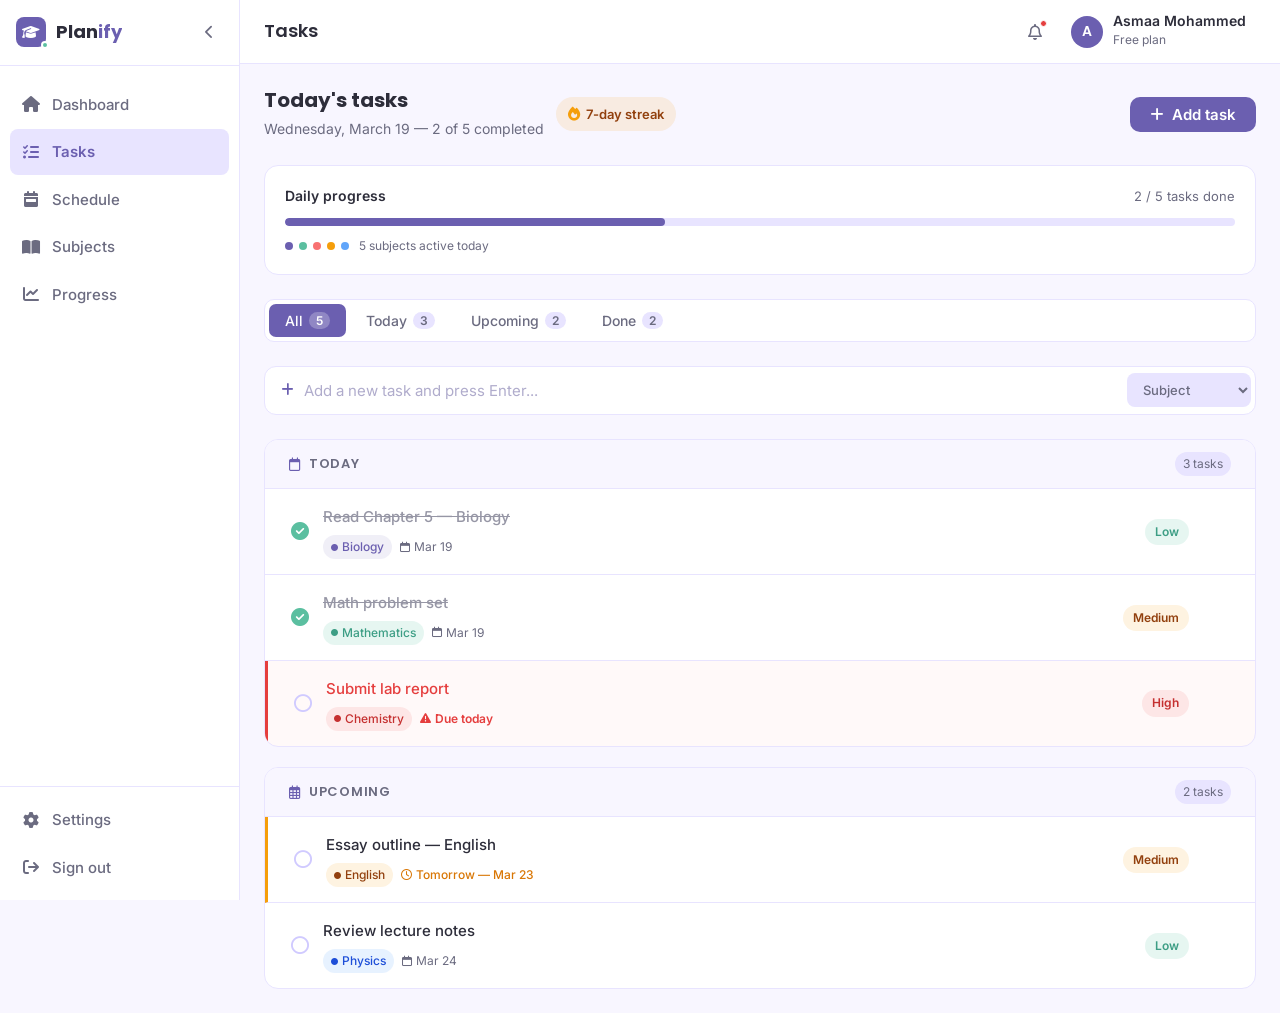
<file: tasks.html>
<!DOCTYPE html>
<html lang="en">
<head>
    <meta charset="UTF-8">
    <meta name="viewport" content="width=device-width, initial-scale=1.0">
    <meta name="description" content="Manage your daily study tasks with Planify.">
    <meta name="theme-color" content="#6B5FB0">
    <title>Tasks — Planify</title>
    <!-- Google Fonts -->
    <link rel="preconnect" href="https://fonts.googleapis.com">
    <link rel="preconnect" href="https://fonts.gstatic.com" crossorigin>
    <link href="https://fonts.googleapis.com/css2?family=Poppins:wght@400;500;600;700&family=Inter:wght@400;500;600&display=swap" rel="stylesheet">
    <!-- Font Awesome -->
    <link rel="stylesheet" href="https://cdnjs.cloudflare.com/ajax/libs/font-awesome/6.5.1/css/all.min.css" integrity="sha512-DTOQO9RWCH3ppGqcWaEA1BIZOC6xxalwEsw9c2QQeAIftl+Vegovlnee1c9QX4TctnWMn13TZye+giMm8e2LwA==" crossorigin="anonymous" referrerpolicy="no-referrer">
    <!-- Stylesheets -->
    <link rel="stylesheet" href="assets\styles\style.css">
    <link rel="stylesheet" href="assets\styles\app.css">
    <link rel="stylesheet" href="assets\styles\tasks.css">
</head>
<body class="app-body">
    <a class="skip-link" href="#main">Skip to main content</a>
    <div class="app-layout">
        <!-- Sidebar -->
        <aside class="sidebar" id="sidebar" aria-label="Main navigation">
            <div class="sidebar-header">
                <a class="sidebar-logo" href="index.html" aria-label="Planify home">
                    <div class="logo-mark">
                        <div class="logo-mark-inner">
                            <i class="fa-solid fa-graduation-cap" aria-hidden="true"></i>
                        </div>
                        <span class="logo-dot"></span>
                    </div>
                    <span class="logo-text">Plan<span>ify</span></span>
                </a>
                <button class="sidebar-collapse-btn" id="js-sidebar-collapse" aria-label="Collapse sidebar">
                    <i class="fa-solid fa-chevron-left" aria-hidden="true"></i>
                </button>
                <button class="sidebar-close js-sidebar-close" id="js-sidebar-close" aria-label="Close navigation">
                    <i class="fa-solid fa-xmark" aria-hidden="true"></i>
                </button>
            </div>
            <nav class="sidebar-nav" aria-label="App navigation">
                <ul class="sidebar-nav-list" role="list">
                    <li>
                        <a class="sidebar-nav-link" href="dashboard.html">
                            <i class="fa-solid fa-house" aria-hidden="true"></i>
                            <span>Dashboard</span>
                        </a>
                    </li>
                    <li>
                        <a class="sidebar-nav-link is-active" href="tasks.html" aria-current="page">
                            <i class="fa-solid fa-list-check" aria-hidden="true"></i>
                            <span>Tasks</span>
                        </a>
                    </li>
                    <li>
                        <a class="sidebar-nav-link" href="schedule.html">
                            <i class="fa-solid fa-calendar-week" aria-hidden="true"></i>
                            <span>Schedule</span>
                        </a>
                    </li>
                    <li>
                        <a class="sidebar-nav-link" href="subjects.html">
                            <i class="fa-solid fa-book-open" aria-hidden="true"></i>
                            <span>Subjects</span>
                        </a>
                    </li>
                    <li>
                        <a class="sidebar-nav-link" href="progress.html">
                            <i class="fa-solid fa-chart-line" aria-hidden="true"></i>
                            <span>Progress</span>
                        </a>
                    </li>
                </ul>
            </nav>
            <div class="sidebar-footer">
                <ul class="sidebar-footer-list" role="list">
                    <li>
                        <a class="sidebar-nav-link" href="settings.html">
                            <i class="fa-solid fa-gear" aria-hidden="true"></i>
                            <span>Settings</span>
                        </a>
                    </li>
                    <li>
                        <a class="sidebar-nav-link sidebar-nav-link-danger" href="index.html">
                            <i class="fa-solid fa-arrow-right-from-bracket" aria-hidden="true"></i>
                            <span>Sign out</span>
                        </a>
                    </li>
                </ul>
            </div>
        </aside>
        <!-- Sidebar overlay — mobile -->
        <div class="sidebar-overlay js-sidebar-overlay" id="js-sidebar-overlay" aria-hidden="true"></div>
        <div class="app-main">
            <!-- Top navbar -->
            <header class="app-navbar" role="banner">
                <div class="app-navbar-left">
                    <button class="app-navbar-toggle js-sidebar-open" id="js-sidebar-open" aria-label="Open navigation menu" aria-expanded="false" aria-controls="sidebar">
                        <i class="fa-solid fa-bars" aria-hidden="true"></i>
                    </button>
                    <div class="app-navbar-page-title">
                        <h1>Tasks</h1>
                    </div>
                </div>
                <div class="app-navbar-right">
                    <button class="app-navbar-icon-btn" aria-label="Notifications">
                        <i class="fa-regular fa-bell" aria-hidden="true"></i>
                        <span class="notification-dot" aria-hidden="true"></span>
                    </button>
                    <div class="app-navbar-user">
                        <div class="user-avatar" aria-hidden="true">A</div>
                        <div class="user-info">
                            <span class="user-name">Asmaa Mohammed</span>
                            <span class="user-plan">Free plan</span>
                        </div>
                    </div>
                </div>
            </header>
            <!-- Main content -->
            <main class="app-content" id="main">
                <div class="app-content-inner">
                    <!-- Tasks header  -->
                    <div class="tasks-header">
                        <div class="tasks-header-left">
                            <div class="tasks-header-text">
                                <h2 class="tasks-title">Today's tasks</h2>
                                <p class="tasks-subtitle">Wednesday, March 19 — 2 of 5 completed</p>
                            </div>
                            <div class="streak-badge" aria-label="7 day study streak">
                                <i class="fa-solid fa-fire" aria-hidden="true"></i>
                                7-day streak
                            </div>
                        </div>
                        <button class="btn btn-primary tasks-add-btn" aria-label="Add new task">
                            <i class="fa-solid fa-plus" aria-hidden="true"></i>
                            Add task
                        </button>
                    </div>
                    <!--  Progress summary  -->
                    <div class="tasks-progress" aria-label="Today's progress">
                        <div class="tasks-progress-info">
                            <span class="tasks-progress-label">Daily progress</span>
                            <span class="tasks-progress-count">2 / 5 tasks done</span>
                        </div>
                        <div class="tasks-progress-bar" role="progressbar" aria-valuenow="40" aria-valuemin="0" aria-valuemax="100" aria-label="40% complete">
                            <div class="tasks-progress-fill" style="width: 40%"></div>
                        </div>
                        <div class="tasks-progress-subjects">
                            <span class="tasks-progress-subject-dot" style="background-color: #6B5FB0;" aria-label="Biology"></span>
                            <span class="tasks-progress-subject-dot" style="background-color: #5BBFA0;" aria-label="Mathematics"></span>
                            <span class="tasks-progress-subject-dot" style="background-color: #F87171;" aria-label="Chemistry"></span>
                            <span class="tasks-progress-subject-dot" style="background-color: #F59E0B;" aria-label="English"></span>
                            <span class="tasks-progress-subject-dot" style="background-color: #60A5FA;" aria-label="Physics"></span>
                            <span class="tasks-progress-subject-label">5 subjects active today</span>
                        </div>
                    </div>
                    <!-- Filter tabs  -->
                    <div class="tasks-filter" role="tablist" aria-label="Filter tasks">
                        <button class="filter-tab is-active" role="tab" aria-selected="true">
                            All
                            <span class="filter-tab-count">5</span>
                        </button>
                        <button class="filter-tab" role="tab" aria-selected="false">
                            Today
                            <span class="filter-tab-count">3</span>
                        </button>
                        <button class="filter-tab" role="tab" aria-selected="false">
                            Upcoming
                            <span class="filter-tab-count">2</span>
                        </button>
                        <button class="filter-tab" role="tab" aria-selected="false">
                            Done
                            <span class="filter-tab-count">2</span>
                        </button>
                    </div>
                    <!--  Quick add  -->
                    <div class="quick-add" aria-label="Quick add task">
                        <div class="quick-add-input-wrapper">
                            <i class="fa-solid fa-plus quick-add-icon" aria-hidden="true"></i>
                            <input
                                class="quick-add-input"
                                type="text"
                                placeholder="Add a new task and press Enter..."
                                aria-label="New task name"
                            >
                        </div>
                        <select class="quick-add-subject" aria-label="Select subject">
                            <option value="">Subject</option>
                            <option value="biology">Biology</option>
                            <option value="math">Mathematics</option>
                            <option value="english">English</option>
                            <option value="physics">Physics</option>
                            <option value="chemistry">Chemistry</option>
                        </select>
                    </div>
                    <!--  Tasks list  -->
                    <section class="tasks-list-wrapper" aria-label="Task list">
                        <!-- Group: Today -->
                        <div class="tasks-group">
                            <div class="tasks-group-header">
                                <h3 class="tasks-group-title">
                                    <i class="fa-regular fa-calendar" aria-hidden="true"></i>
                                    Today
                                </h3>
                                <span class="tasks-group-count">3 tasks</span>
                            </div>
                            <ul class="tasks-list" role="list">
                                <!-- Done task -->
                                <li class="task-row is-done">
                                    <div class="task-row-check" aria-hidden="true">
                                        <i class="fa-solid fa-circle-check"></i>
                                    </div>
                                    <div class="task-row-body">
                                        <span class="task-row-title">Read Chapter 5 — Biology</span>
                                        <div class="task-row-meta">
                                            <span class="task-subject-tag task-subject-purple">
                                                <i class="fa-solid fa-circle" aria-hidden="true"></i>
                                                Biology
                                            </span>
                                            <span class="task-row-date">
                                                <i class="fa-regular fa-calendar" aria-hidden="true"></i>
                                                Mar 19
                                            </span>
                                        </div>
                                    </div>
                                    <span class="task-priority task-priority-low">Low</span>
                                    <button class="task-delete-btn" aria-label="Delete task Read Chapter 5">
                                        <i class="fa-regular fa-trash-can" aria-hidden="true"></i>
                                    </button>
                                </li>
                                <!-- Done task -->
                                <li class="task-row is-done">
                                    <div class="task-row-check" aria-hidden="true">
                                        <i class="fa-solid fa-circle-check"></i>
                                    </div>
                                    <div class="task-row-body">
                                        <span class="task-row-title">Math problem set</span>
                                        <div class="task-row-meta">
                                            <span class="task-subject-tag task-subject-green">
                                                <i class="fa-solid fa-circle" aria-hidden="true"></i>
                                                Mathematics
                                            </span>
                                            <span class="task-row-date">
                                                <i class="fa-regular fa-calendar" aria-hidden="true"></i>
                                                Mar 19
                                            </span>
                                        </div>
                                    </div>
                                    <span class="task-priority task-priority-medium">Medium</span>
                                    <button class="task-delete-btn" aria-label="Delete task Math problem set">
                                        <i class="fa-regular fa-trash-can" aria-hidden="true"></i>
                                    </button>
                                </li>
                                <!-- Urgent task -->
                                <li class="task-row is-urgent">
                                    <div class="task-row-check" aria-hidden="true">
                                        <i class="fa-regular fa-circle"></i>
                                    </div>
                                    <div class="task-row-body">
                                        <span class="task-row-title">Submit lab report</span>
                                        <div class="task-row-meta">
                                            <span class="task-subject-tag task-subject-red">
                                                <i class="fa-solid fa-circle" aria-hidden="true"></i>
                                                Chemistry
                                            </span>
                                            <span class="task-row-date task-row-date-urgent">
                                                <i class="fa-solid fa-triangle-exclamation" aria-hidden="true"></i>
                                                Due today
                                            </span>
                                        </div>
                                    </div>
                                    <span class="task-priority task-priority-high">High</span>
                                    <button class="task-delete-btn" aria-label="Delete task Submit lab report">
                                        <i class="fa-regular fa-trash-can" aria-hidden="true"></i>
                                    </button>
                                </li>
                            </ul>
                        </div>
                        <!-- Group: Upcoming -->
                        <div class="tasks-group">
                            <div class="tasks-group-header">
                                <h3 class="tasks-group-title">
                                    <i class="fa-regular fa-calendar-days" aria-hidden="true"></i>
                                    Upcoming
                                </h3>
                                <span class="tasks-group-count">2 tasks</span>
                            </div>
                            <ul class="tasks-list" role="list">
                                <li class="task-row is-soon">
                                    <div class="task-row-check" aria-hidden="true">
                                        <i class="fa-regular fa-circle"></i>
                                    </div>
                                    <div class="task-row-body">
                                        <span class="task-row-title">Essay outline — English</span>
                                        <div class="task-row-meta">
                                            <span class="task-subject-tag task-subject-yellow">
                                                <i class="fa-solid fa-circle" aria-hidden="true"></i>
                                                English
                                            </span>
                                            <span class="task-row-date task-row-date-soon">
                                                <i class="fa-regular fa-clock" aria-hidden="true"></i>
                                                Tomorrow — Mar 23
                                            </span>
                                        </div>
                                    </div>
                                    <span class="task-priority task-priority-medium">Medium</span>
                                    <button class="task-delete-btn" aria-label="Delete task Essay outline">
                                        <i class="fa-regular fa-trash-can" aria-hidden="true"></i>
                                    </button>
                                </li>
                                <li class="task-row">
                                    <div class="task-row-check" aria-hidden="true">
                                        <i class="fa-regular fa-circle"></i>
                                    </div>
                                    <div class="task-row-body">
                                        <span class="task-row-title">Review lecture notes</span>
                                        <div class="task-row-meta">
                                            <span class="task-subject-tag task-subject-blue">
                                                <i class="fa-solid fa-circle" aria-hidden="true"></i>
                                                Physics
                                            </span>
                                            <span class="task-row-date">
                                                <i class="fa-regular fa-calendar" aria-hidden="true"></i>
                                                Mar 24
                                            </span>
                                        </div>
                                    </div>
                                    <span class="task-priority task-priority-low">Low</span>
                                    <button class="task-delete-btn" aria-label="Delete task Review lecture notes">
                                        <i class="fa-regular fa-trash-can" aria-hidden="true"></i>
                                    </button>
                                </li>
                            </ul>
                        </div>
                    </section>
                </div>
            </main>
        </div>
    </div>
    <!-- JS -->
    <script src="assets/js/app.js"></script>
</body>
</html>
</file>
